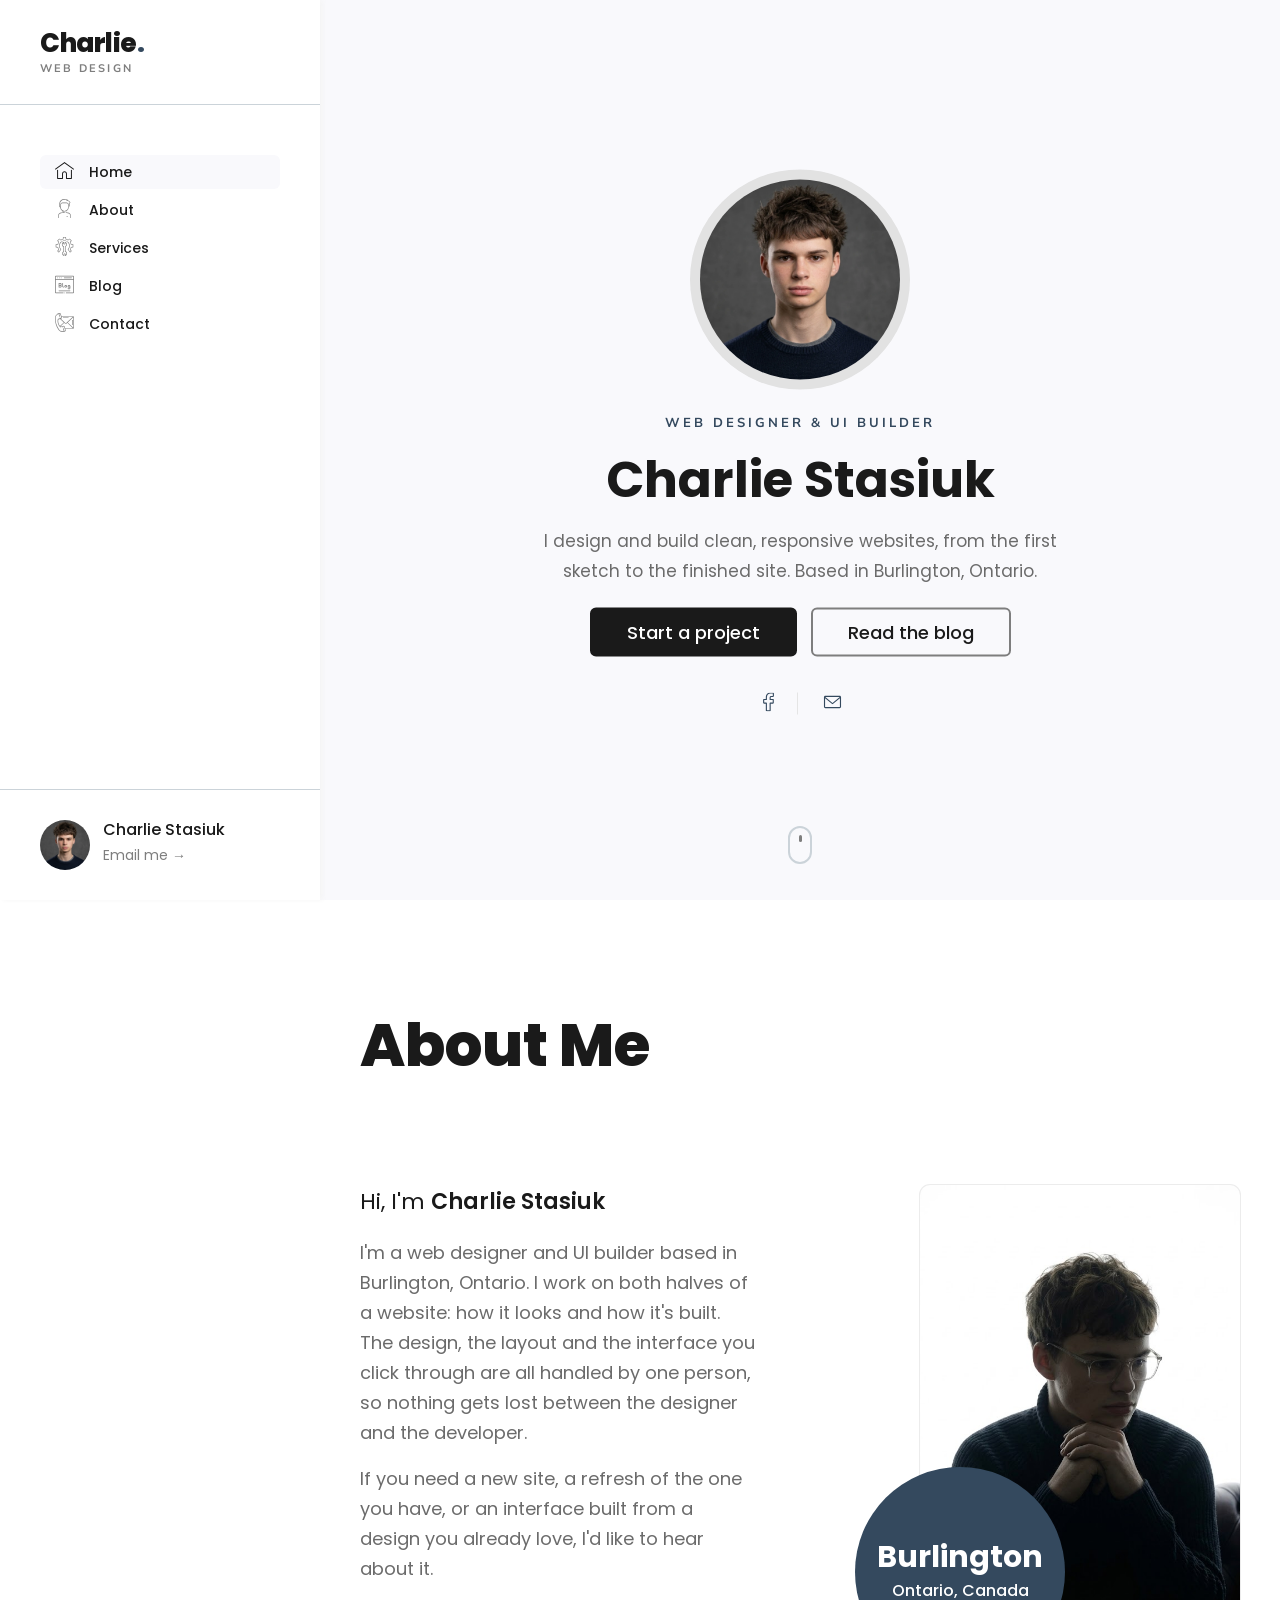
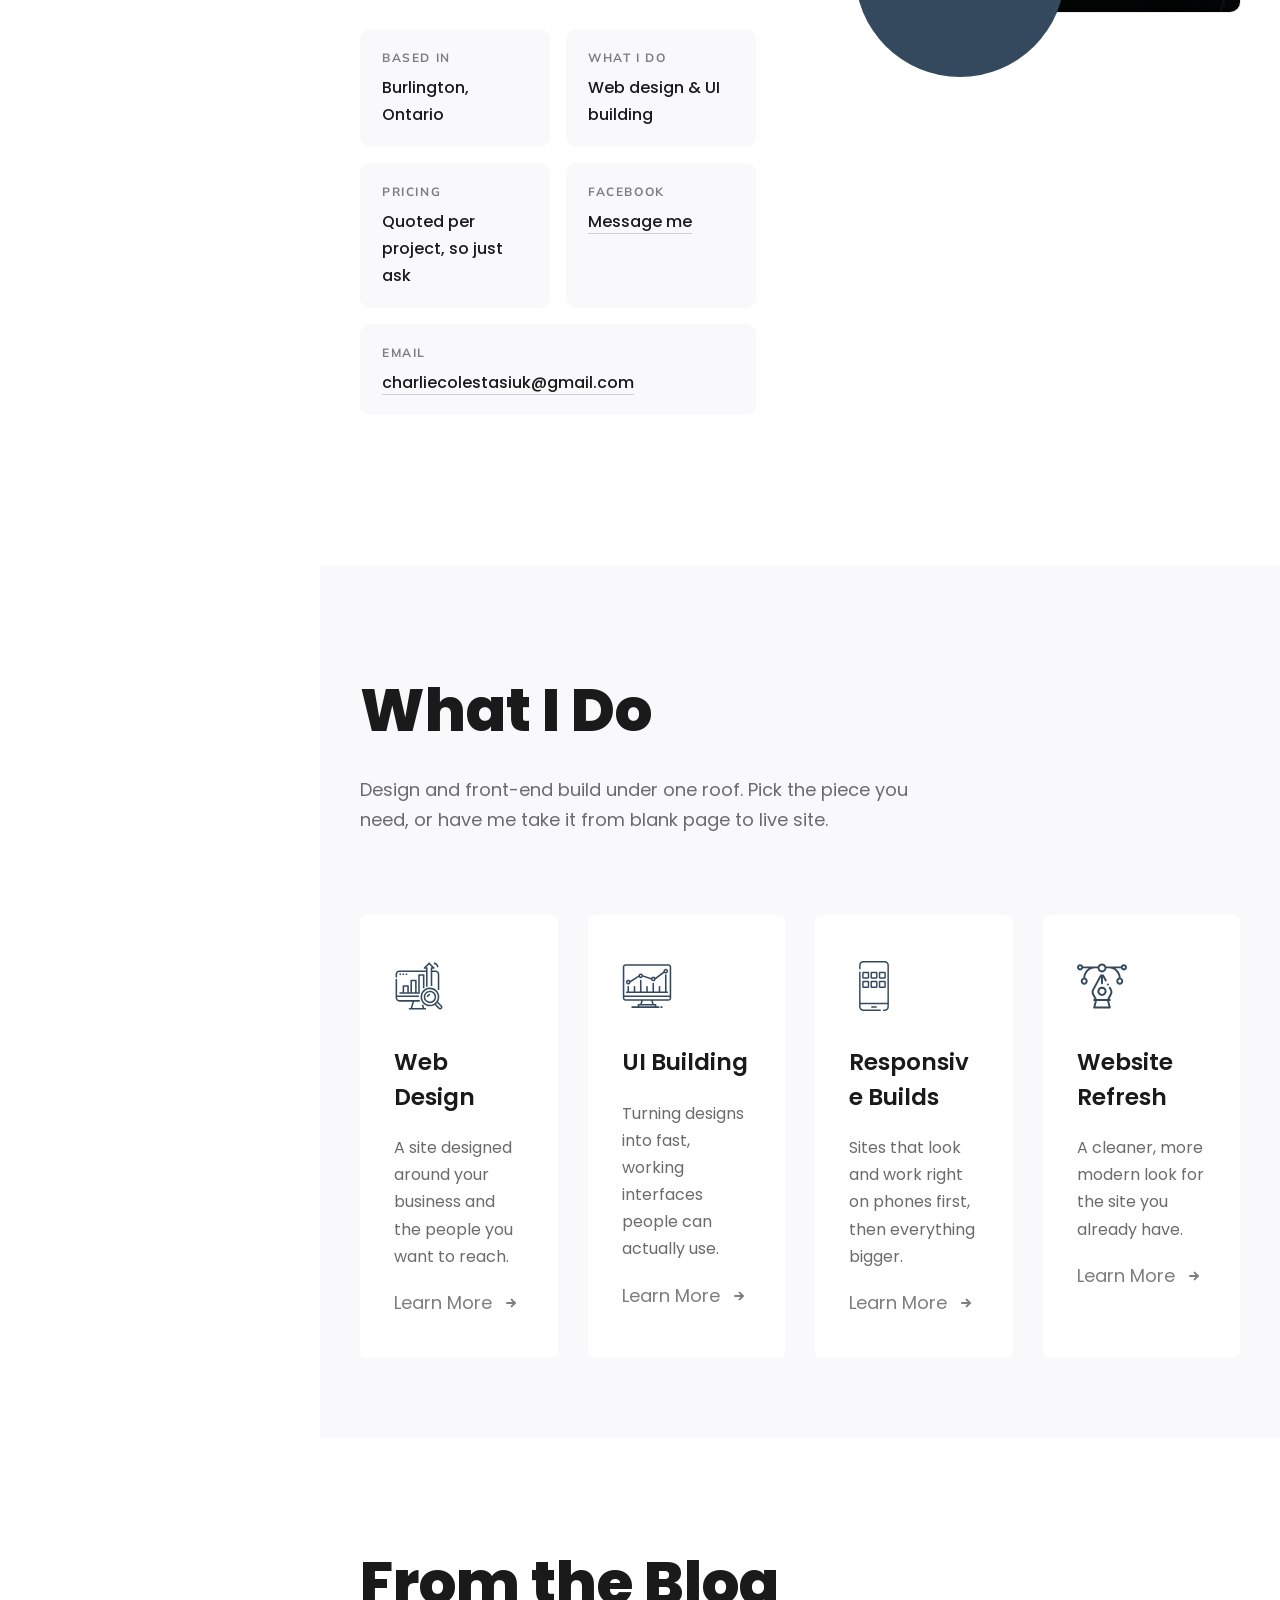
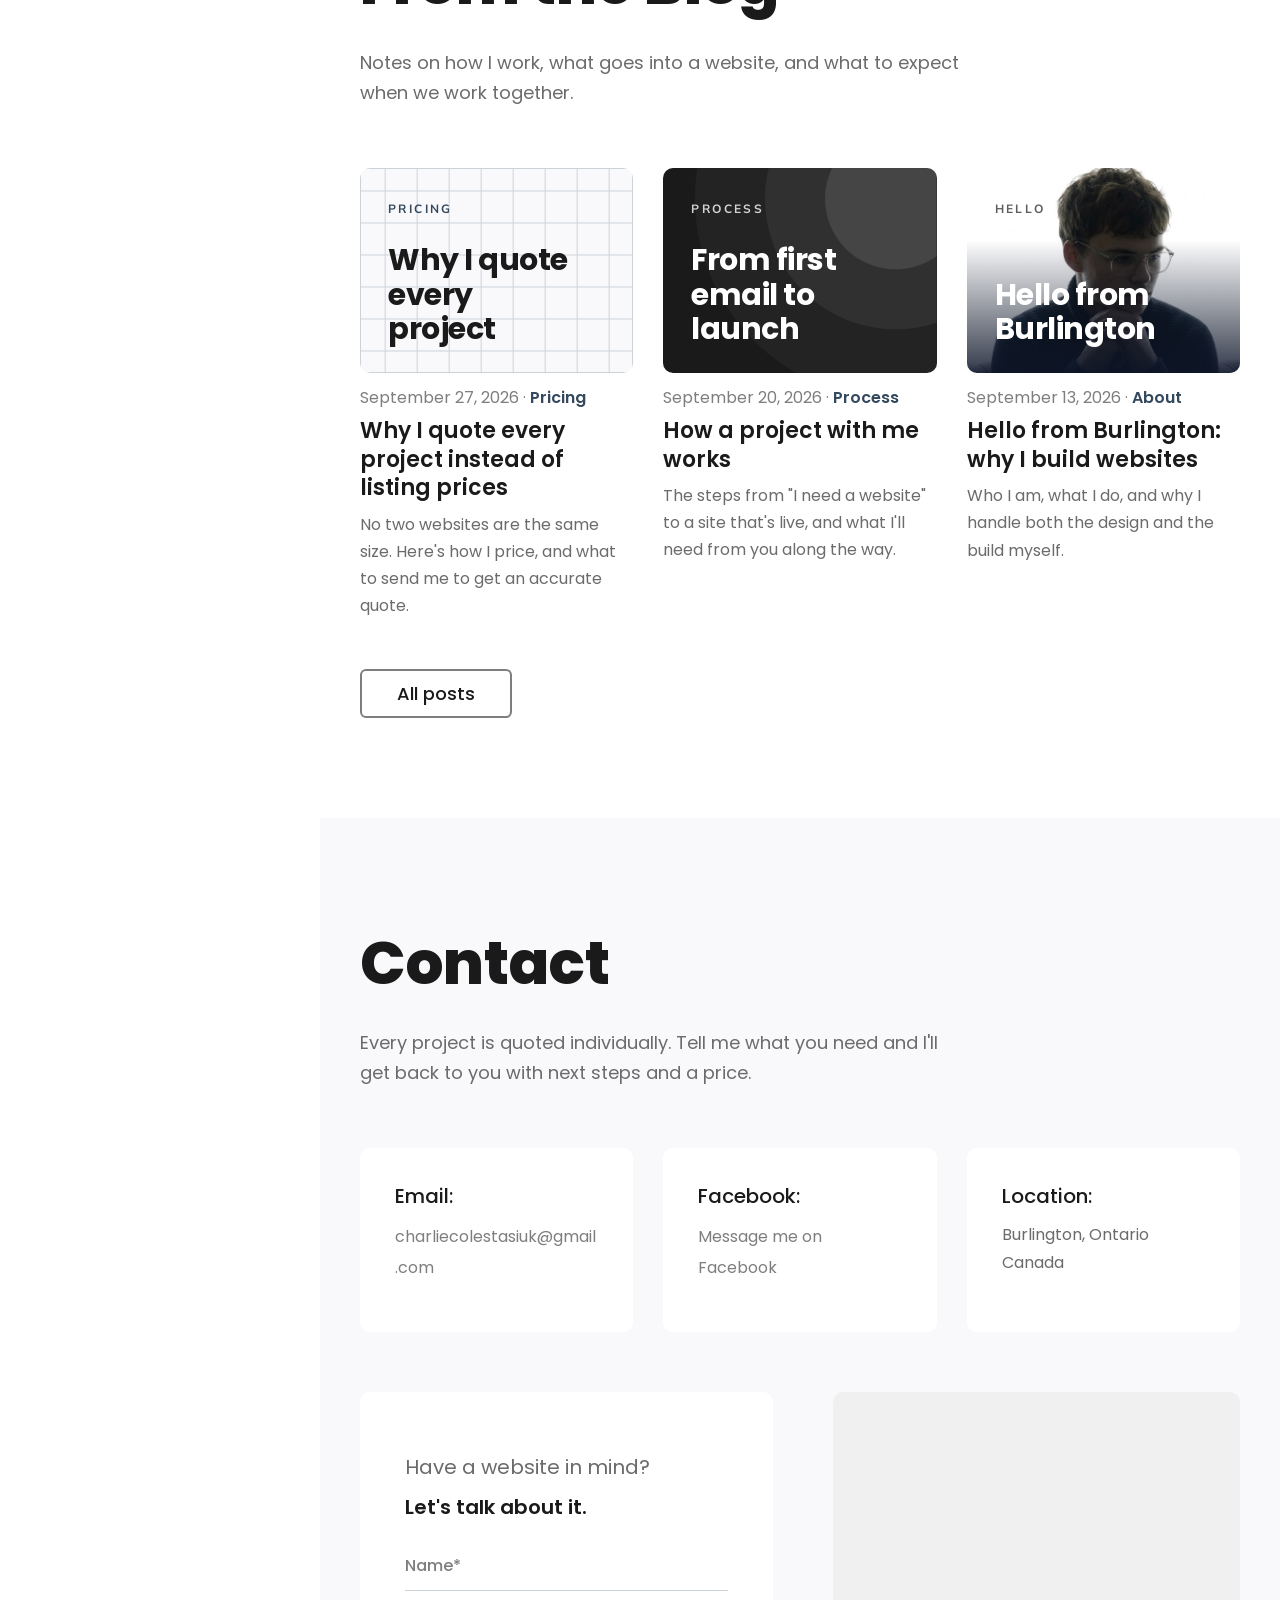
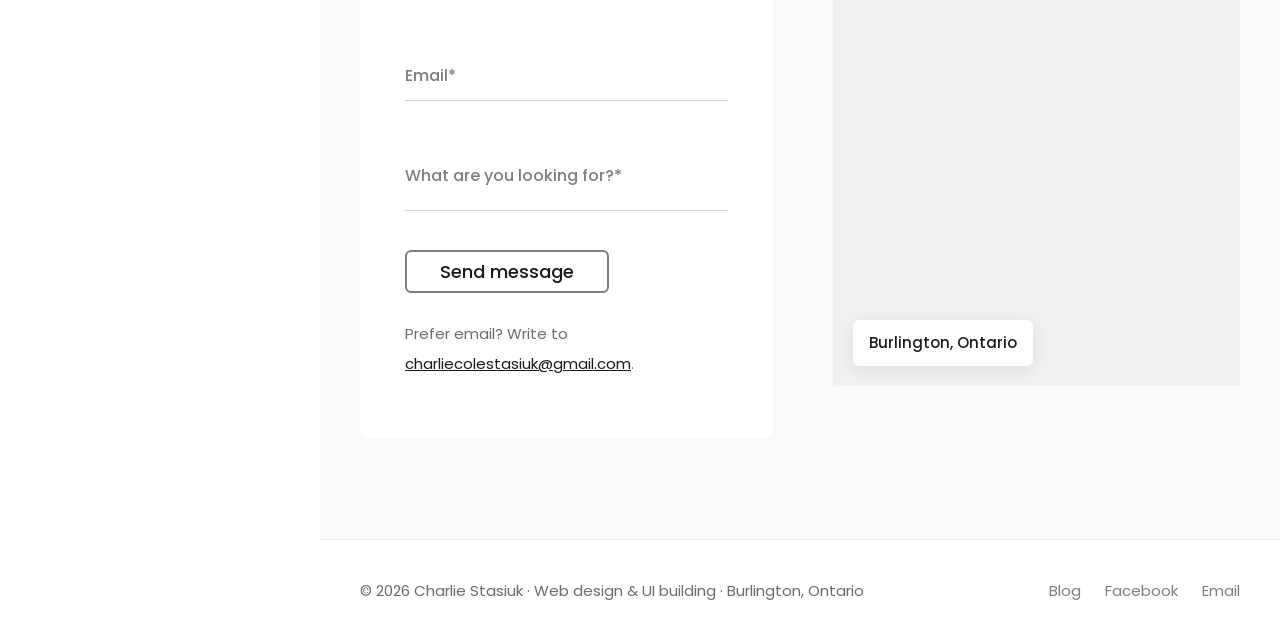
<file: index.html>
<!DOCTYPE html>
<html lang="en-CA">

<head>
<meta charset="utf-8" />
<meta name="viewport" content="width=device-width, initial-scale=1" />

<title>Charlie Stasiuk | Web Designer &amp; UI Builder in Burlington, Ontario</title>
<meta name="description" content="Charlie Stasiuk is a web designer and UI builder based in Burlington, Ontario. Clean, responsive websites. Contact for a quote." />
<meta name="author" content="Charlie Stasiuk" />

<meta property="og:type" content="website" />
<meta property="og:title" content="Charlie Stasiuk | Web Designer &amp; UI Builder" />
<meta property="og:description" content="Web designer and UI builder based in Burlington, Ontario." />
<meta property="og:image" content="img/me/headshot.webp" />

<link rel="icon" type="image/svg+xml" href="favicon.svg" />

<!-- STYLES -->
<link rel="preconnect" href="https://fonts.googleapis.com" />
<link rel="preconnect" href="https://fonts.gstatic.com" crossorigin />
<link href="https://fonts.googleapis.com/css2?family=Mulish:wght@400;500;600;700;800&family=Poppins:ital,wght@0,300;0,400;0,500;0,600;0,700;0,800;1,400&display=swap" rel="stylesheet">
<link rel="stylesheet" href="css/plugins.css" />
<link rel="stylesheet" href="css/style.css" />
<link rel="stylesheet" href="css/custom.css" />
<!-- /STYLES -->

<script type="application/ld+json">
{
	"@context": "https://schema.org",
	"@type": "ProfessionalService",
	"name": "Charlie Stasiuk – Web Design",
	"description": "Web design and UI building.",
	"founder": { "@type": "Person", "name": "Charlie Stasiuk", "jobTitle": "Web Designer & UI Builder" },
	"email": "charliecolestasiuk@gmail.com",
	"address": { "@type": "PostalAddress", "addressLocality": "Burlington", "addressRegion": "ON", "addressCountry": "CA" },
	"sameAs": ["https://www.facebook.com/profile.php?id=100081134783198"]
}
</script>
</head>

<body>

	<!-- PRELOADER -->
	<div id="preloader">
		<div class="loader_line"></div>
	</div>
	<!-- /PRELOADER -->

<!-- WRAPPER ALL -->
<div class="edina_tm_all_wrap">

	<!-- MODALBOX -->
	<div class="edina_tm_modalbox" role="dialog" aria-modal="true" aria-label="Service details">
		<div class="box_inner">
			<div class="close">
				<a href="#" aria-label="Close"><img class="svg" src="img/svg/cancel.svg" alt="" /></a>
			</div>
			<div class="description_wrap"></div>
		</div>
	</div>
	<!-- /MODALBOX -->

	<!-- MOBILE MENU -->
	<div class="edina_tm_mobile_menu">
		<div class="mobile_menu_inner">
			<div class="container">
				<div class="mobile_in">
					<div class="logo">
						<a class="wordmark" href="#home"><span>Charlie<span class="dot">.</span></span></a>
					</div>
					<div class="my_trigger">
						<div class="hamburger hamburger--collapse-r" role="button" aria-label="Open menu" tabindex="0">
							<div class="hamburger-box">
								<div class="hamburger-inner"></div>
							</div>
						</div>
					</div>
				</div>
			</div>
		</div>
		<div class="dropdown">
			<div class="container">
				<div class="dropdown_inner">
					<ul class="anchor_nav">
						<li><a href="#home">Home</a></li>
						<li><a href="#about">About</a></li>
						<li><a href="#service">Services</a></li>
						<li><a href="#blog">Blog</a></li>
						<li><a href="#contact">Contact</a></li>
					</ul>
				</div>
			</div>
		</div>
	</div>
	<!-- /MOBILE MENU -->

	<!-- SIDEBAR -->
	<div class="edina_tm_sidebar">
		<div class="sidebar_inner">
			<div class="logo">
				<a class="wordmark" href="#home"><span>Charlie<span class="dot">.</span></span><small>Web Design</small></a>
			</div>
			<nav class="menu" aria-label="Main">
				<ul class="anchor_nav">
					<li>
						<div class="list_inner current">
							<a href="#home"><img class="svg custom" src="img/svg/home.svg" alt="" />Home</a>
						</div>
					</li>
					<li>
						<div class="list_inner">
							<a href="#about"><img class="svg custom" src="img/svg/human.svg" alt="" />About</a>
						</div>
					</li>
					<li>
						<div class="list_inner">
							<a href="#service"><img class="svg custom" src="img/svg/service.svg" alt="" />Services</a>
						</div>
					</li>
					<li>
						<div class="list_inner">
							<a href="#blog"><img class="svg custom" src="img/svg/blog.svg" alt="" />Blog</a>
						</div>
					</li>
					<li>
						<div class="list_inner">
							<a href="#contact"><img class="svg custom" src="img/svg/contact.svg" alt="" />Contact</a>
						</div>
					</li>
				</ul>
			</nav>
			<div class="author">
				<div class="inner">
					<div class="image">
						<div class="main" data-img-url="img/me/headshot.webp"></div>
					</div>
					<div class="short">
						<h3>Charlie Stasiuk</h3>
						<a href="mailto:charliecolestasiuk@gmail.com">Email me →</a>
					</div>
				</div>
			</div>
		</div>
	</div>
	<!-- /SIDEBAR -->

	<!-- MAINPART -->
	<main class="edina_tm_mainpart">

		<!-- HERO -->
		<section class="edina_tm_hero" id="home">
			<div class="content">
				<div class="image">
					<div class="main" data-img-url="img/me/headshot.webp" role="img" aria-label="Portrait of Charlie Stasiuk"></div>
				</div>
				<div class="extra">
					<span class="role">Web Designer &amp; UI Builder</span>
					<h1 class="name">Charlie Stasiuk</h1>
					<p class="text">I design and build clean, responsive websites, from the first sketch to the finished site. Based in Burlington, Ontario.</p>
					<div class="hero_buttons">
						<div class="edina_tm_button solid"><a href="#contact">Start a project</a></div>
						<div class="edina_tm_button"><a href="#blog">Read the blog</a></div>
					</div>
					<div class="social">
						<ul>
							<li><a href="https://www.facebook.com/profile.php?id=100081134783198" target="_blank" rel="noopener" aria-label="Charlie on Facebook"><img class="svg custom" src="img/svg/social/fb.svg" alt="" /></a></li>
							<li><a href="mailto:charliecolestasiuk@gmail.com" aria-label="Email Charlie"><img class="svg custom" src="img/svg/social/mail.svg" alt="" /></a></li>
						</ul>
					</div>
				</div>
			</div>
			<a class="scroll_hint" href="#about" aria-label="Scroll to About"></a>
		</section>
		<!-- /HERO -->

		<!-- ABOUT -->
		<section class="edina_tm_about" id="about">
			<div class="container">
				<div class="about_title">
					<h3>About Me</h3>
				</div>
				<div class="content">
					<div class="leftpart wow fadeInLeft" data-wow-duration="1s">
						<div class="info">
							<h3>Hi, I'm <span>Charlie Stasiuk</span></h3>
							<p>I'm a web designer and UI builder based in Burlington, Ontario. I work on both halves of a website: how it looks and how it's built. The design, the layout and the interface you click through are all handled by one person, so nothing gets lost between the designer and the developer.</p>
							<p>If you need a new site, a refresh of the one you have, or an interface built from a design you already love, I'd like to hear about it.</p>
						</div>
						<ul class="facts">
							<li><span class="label">Based in</span><span class="value">Burlington, Ontario</span></li>
							<li><span class="label">What I do</span><span class="value">Web design &amp; UI building</span></li>
							<li><span class="label">Pricing</span><span class="value">Quoted per project, so just ask</span></li>
							<li><span class="label">Facebook</span><span class="value"><a href="https://www.facebook.com/profile.php?id=100081134783198" target="_blank" rel="noopener">Message me</a></span></li>
							<li class="wide"><span class="label">Email</span><span class="value"><a href="mailto:charliecolestasiuk@gmail.com">charliecolestasiuk@gmail.com</a></span></li>
						</ul>
					</div>
					<div class="rightpart wow fadeInLeft" data-wow-duration="1s" data-wow-delay="0.2s">
						<div class="image">
							<div class="main" data-img-url="img/me/hero.png" role="img" aria-label="Charlie Stasiuk seated, backlit against a bright window"></div>
							<div class="experience">
								<div class="info">
									<h3>Burlington</h3>
									<span>Ontario, Canada</span>
								</div>
							</div>
						</div>
					</div>
				</div>
			</div>
		</section>
		<!-- /ABOUT -->

		<!-- SERVICES -->
		<section class="edina_tm_services" id="service">
			<div class="container">
				<div class="edina_tm_title">
					<h3>What I Do</h3>
					<p>Design and front-end build under one roof. Pick the piece you need, or have me take it from blank page to live site.</p>
				</div>
				<div class="service_list">
					<ul>
						<li class="wow fadeInLeft" data-wow-duration="1s">
							<div class="list_inner">
								<img class="svg custom" src="img/svg/1.svg" alt="" />
								<div class="service_title"><h3>Web Design</h3></div>
								<p class="service_blurb">A site designed around your business and the people you want to reach.</p>
								<a class="learn_more" href="#">Learn More<span></span></a>
								<a class="edina_tm_full_link" href="#" aria-label="Learn more about Web Design"></a>
								<div class="popup_informations">
									<div class="description">
										<h3>Web Design</h3>
										<p>Every site starts with a conversation about what it needs to do. Maybe it's getting people to call you, showing off your work, or explaining what you offer. The design follows from that answer, not from a template.</p>
										<h3>What's included</h3>
										<div class="in_list">
											<ul>
												<li><p>Page structure and navigation planned around your content</p></li>
												<li><p>Layout, typography and colour that fit your brand</p></li>
												<li><p>Designs for phone, tablet and desktop screens</p></li>
												<li><p>Revisions with you before anything gets built</p></li>
											</ul>
										</div>
										<p>Pricing depends on the size and scope of the site. <a href="#contact" class="modal_contact">Get in touch</a> for a quote.</p>
									</div>
								</div>
							</div>
						</li>
						<li class="wow fadeInLeft" data-wow-duration="1s" data-wow-delay="0.2s">
							<div class="list_inner">
								<img class="svg custom" src="img/svg/4.svg" alt="" />
								<div class="service_title"><h3>UI Building</h3></div>
								<p class="service_blurb">Turning designs into fast, working interfaces people can actually use.</p>
								<a class="learn_more" href="#">Learn More<span></span></a>
								<a class="edina_tm_full_link" href="#" aria-label="Learn more about UI Building"></a>
								<div class="popup_informations">
									<div class="description">
										<h3>UI Building</h3>
										<p>A good design only matters if it survives being built. I build interfaces in clean HTML, CSS and JavaScript that match the design closely and respond smoothly on every screen size.</p>
										<h3>What's included</h3>
										<div class="in_list">
											<ul>
												<li><p>Building from my designs or from designs you already have</p></li>
												<li><p>Responsive layouts that adapt to any screen</p></li>
												<li><p>Interactions and animations that feel smooth, not flashy</p></li>
												<li><p>Clean, readable code you or another developer can maintain</p></li>
											</ul>
										</div>
										<p><a href="#contact" class="modal_contact">Tell me about your project</a> and I'll send a quote.</p>
									</div>
								</div>
							</div>
						</li>
						<li class="wow fadeInLeft" data-wow-duration="1s" data-wow-delay="0.4s">
							<div class="list_inner">
								<img class="svg custom" src="img/svg/3.svg" alt="" />
								<div class="service_title"><h3>Responsive Builds</h3></div>
								<p class="service_blurb">Sites that look and work right on phones first, then everything bigger.</p>
								<a class="learn_more" href="#">Learn More<span></span></a>
								<a class="edina_tm_full_link" href="#" aria-label="Learn more about Responsive Builds"></a>
								<div class="popup_informations">
									<div class="description">
										<h3>Responsive Builds</h3>
										<p>Plenty of people will see your site on a phone before they ever see it on a laptop. I design and build with small screens in mind from the start, so the mobile version isn't a squeezed-down afterthought.</p>
										<h3>What's included</h3>
										<div class="in_list">
											<ul>
												<li><p>Layouts that reflow cleanly from phone to widescreen</p></li>
												<li><p>Tap-friendly buttons, menus and forms</p></li>
												<li><p>Images sized so pages stay quick to load</p></li>
												<li><p>Testing across screen sizes before launch</p></li>
											</ul>
										</div>
										<p><a href="#contact" class="modal_contact">Ask about a responsive build</a>.</p>
									</div>
								</div>
							</div>
						</li>
						<li class="wow fadeInLeft" data-wow-duration="1s" data-wow-delay="0.6s">
							<div class="list_inner">
								<img class="svg custom" src="img/svg/2.svg" alt="" />
								<div class="service_title"><h3>Website Refresh</h3></div>
								<p class="service_blurb">A cleaner, more modern look for the site you already have.</p>
								<a class="learn_more" href="#">Learn More<span></span></a>
								<a class="edina_tm_full_link" href="#" aria-label="Learn more about Website Refresh"></a>
								<div class="popup_informations">
									<div class="description">
										<h3>Website Refresh</h3>
										<p>Sometimes a site doesn't need to start over. It needs to look current and be easier to use. A refresh keeps what's working and fixes what isn't.</p>
										<h3>What's included</h3>
										<div class="in_list">
											<ul>
												<li><p>A review of your current site's layout and content</p></li>
												<li><p>An updated visual design that still feels like you</p></li>
												<li><p>Mobile improvements where the old site falls short</p></li>
												<li><p>A rebuild of the pages that need it most</p></li>
											</ul>
										</div>
										<p>Send me a link to your current site and <a href="#contact" class="modal_contact">I'll take a look</a>.</p>
									</div>
								</div>
							</div>
						</li>
					</ul>
				</div>
			</div>
		</section>
		<!-- /SERVICES -->

		<!-- BLOG PREVIEW -->
		<section class="edina_tm_news" id="blog">
			<div class="container">
				<div class="edina_tm_title">
					<h3>From the Blog</h3>
					<p>Notes on how I work, what goes into a website, and what to expect when we work together.</p>
				</div>
				<div class="news_inner wow fadeInLeft" data-wow-duration="1s">
					<ul class="post_grid">
						<li class="post_card">
							<div class="cover_wrap">
								<div class="cover cover--pricing">
									<span class="cover_tag">Pricing</span>
									<span class="cover_title">Why I quote every project</span>
								</div>
							</div>
							<div class="news_details">
								<span class="meta"><time datetime="2026-09-27">September 27, 2026</time> · <span class="cat">Pricing</span></span>
								<h3><a href="blog/why-i-quote-every-project.html">Why I quote every project instead of listing prices</a></h3>
								<p>No two websites are the same size. Here's how I price, and what to send me to get an accurate quote.</p>
							</div>
						</li>
						<li class="post_card">
							<div class="cover_wrap">
								<div class="cover cover--process">
									<span class="cover_tag">Process</span>
									<span class="cover_title">From first email to launch</span>
								</div>
							</div>
							<div class="news_details">
								<span class="meta"><time datetime="2026-09-20">September 20, 2026</time> · <span class="cat">Process</span></span>
								<h3><a href="blog/how-a-project-works.html">How a project with me works</a></h3>
								<p>The steps from "I need a website" to a site that's live, and what I'll need from you along the way.</p>
							</div>
						</li>
						<li class="post_card">
							<div class="cover_wrap">
								<div class="cover cover--photo">
									<span class="cover_tag">Hello</span>
									<span class="cover_title">Hello from Burlington</span>
								</div>
							</div>
							<div class="news_details">
								<span class="meta"><time datetime="2026-09-13">September 13, 2026</time> · <span class="cat">About</span></span>
								<h3><a href="blog/hello-from-burlington.html">Hello from Burlington: why I build websites</a></h3>
								<p>Who I am, what I do, and why I handle both the design and the build myself.</p>
							</div>
						</li>
					</ul>
					<div class="all_posts">
						<div class="edina_tm_button"><a href="blog/index.html">All posts</a></div>
					</div>
				</div>
			</div>
		</section>
		<!-- /BLOG PREVIEW -->

		<!-- CONTACT -->
		<section class="edina_tm_contact" id="contact">
			<div class="container">
				<div class="edina_tm_title">
					<h3>Contact</h3>
					<p>Every project is quoted individually. Tell me what you need and I'll get back to you with next steps and a price.</p>
				</div>
				<div class="extra_info">
					<ul class="wrapper">
						<li class="wow fadeInLeft" data-wow-duration="1s">
							<div class="list_inner">
								<h3>Email:</h3>
								<ul class="in">
									<li><a href="mailto:charliecolestasiuk@gmail.com">charliecolestasiuk@gmail.com</a></li>
								</ul>
							</div>
						</li>
						<li class="wow fadeInLeft" data-wow-duration="1s" data-wow-delay="0.2s">
							<div class="list_inner">
								<h3>Facebook:</h3>
								<ul class="in">
									<li><a href="https://www.facebook.com/profile.php?id=100081134783198" target="_blank" rel="noopener">Message me on Facebook</a></li>
								</ul>
							</div>
						</li>
						<li class="wow fadeInLeft" data-wow-duration="1s" data-wow-delay="0.4s">
							<div class="list_inner">
								<h3>Location:</h3>
								<ul class="in">
									<li><p>Burlington, Ontario<br />Canada</p></li>
								</ul>
							</div>
						</li>
					</ul>
				</div>
				<div class="mainpart">
					<div class="left">
						<div class="title">
							<p>Have a website in mind?<br /><span>Let's talk about it.</span></p>
						</div>
						<div class="fields wow fadeInLeft" data-wow-duration="1s">
							<form name="contact" method="POST" data-netlify="true" netlify-honeypot="bot-field" class="contact_form" id="contact_form" data-email="charliecolestasiuk@gmail.com" autocomplete="on" novalidate>
								<input type="hidden" name="form-name" value="contact" />
								<div class="returnmessage" role="status" data-success="Thanks! Your message is on its way. I'll get back to you soon."></div>
								<div class="empty_notice" role="alert"><span>Please fill in all required fields.</span></div>
								<p class="honey"><label>Leave this empty: <input name="bot-field" tabindex="-1" autocomplete="off" /></label></p>
								<div class="first_row">
									<label for="name" class="visually_hidden">Name</label>
									<input id="name" name="name" type="text" placeholder="Name*" autocomplete="name" required />
								</div>
								<div class="second">
									<label for="email" class="visually_hidden">Email</label>
									<input id="email" name="email" type="email" placeholder="Email*" autocomplete="email" required />
								</div>
								<div class="third">
									<label for="message" class="visually_hidden">Message</label>
									<textarea id="message" name="message" placeholder="What are you looking for?*" required></textarea>
								</div>
								<div class="edina_tm_button">
									<button type="submit">Send message</button>
								</div>
							</form>
							<p class="alt_contact">Prefer email? Write to <a href="mailto:charliecolestasiuk@gmail.com">charliecolestasiuk@gmail.com</a>.</p>
						</div>
					</div>
					<div class="right wow fadeInLeft" data-wow-duration="1s">
						<div class="map">
							<iframe title="Map of Burlington, Ontario" loading="lazy" src="https://www.openstreetmap.org/export/embed.html?bbox=-79.93%2C43.28%2C-79.69%2C43.41&amp;layer=mapnik"></iframe>
							<span class="map_label">Burlington, Ontario</span>
						</div>
					</div>
				</div>
			</div>
		</section>
		<!-- /CONTACT -->

		<footer class="site_footer">
			<div class="container">
				<span>© <span class="js-year">2026</span> Charlie Stasiuk · Web design &amp; UI building · Burlington, Ontario</span>
				<ul>
					<li><a href="blog/index.html">Blog</a></li>
					<li><a href="https://www.facebook.com/profile.php?id=100081134783198" target="_blank" rel="noopener">Facebook</a></li>
					<li><a href="mailto:charliecolestasiuk@gmail.com">Email</a></li>
				</ul>
			</div>
		</footer>

	</main>
	<!-- /MAINPART -->

</div>
<!-- / WRAPPER ALL -->

<!-- SCRIPTS -->
<script src="js/jquery.js"></script>
<script src="js/plugins.js"></script>
<script src="js/init.js"></script>
<script>
	document.querySelectorAll('.js-year').forEach(function(el){ el.textContent = new Date().getFullYear(); });
</script>
<!-- /SCRIPTS -->

</body>
</html>
</file>
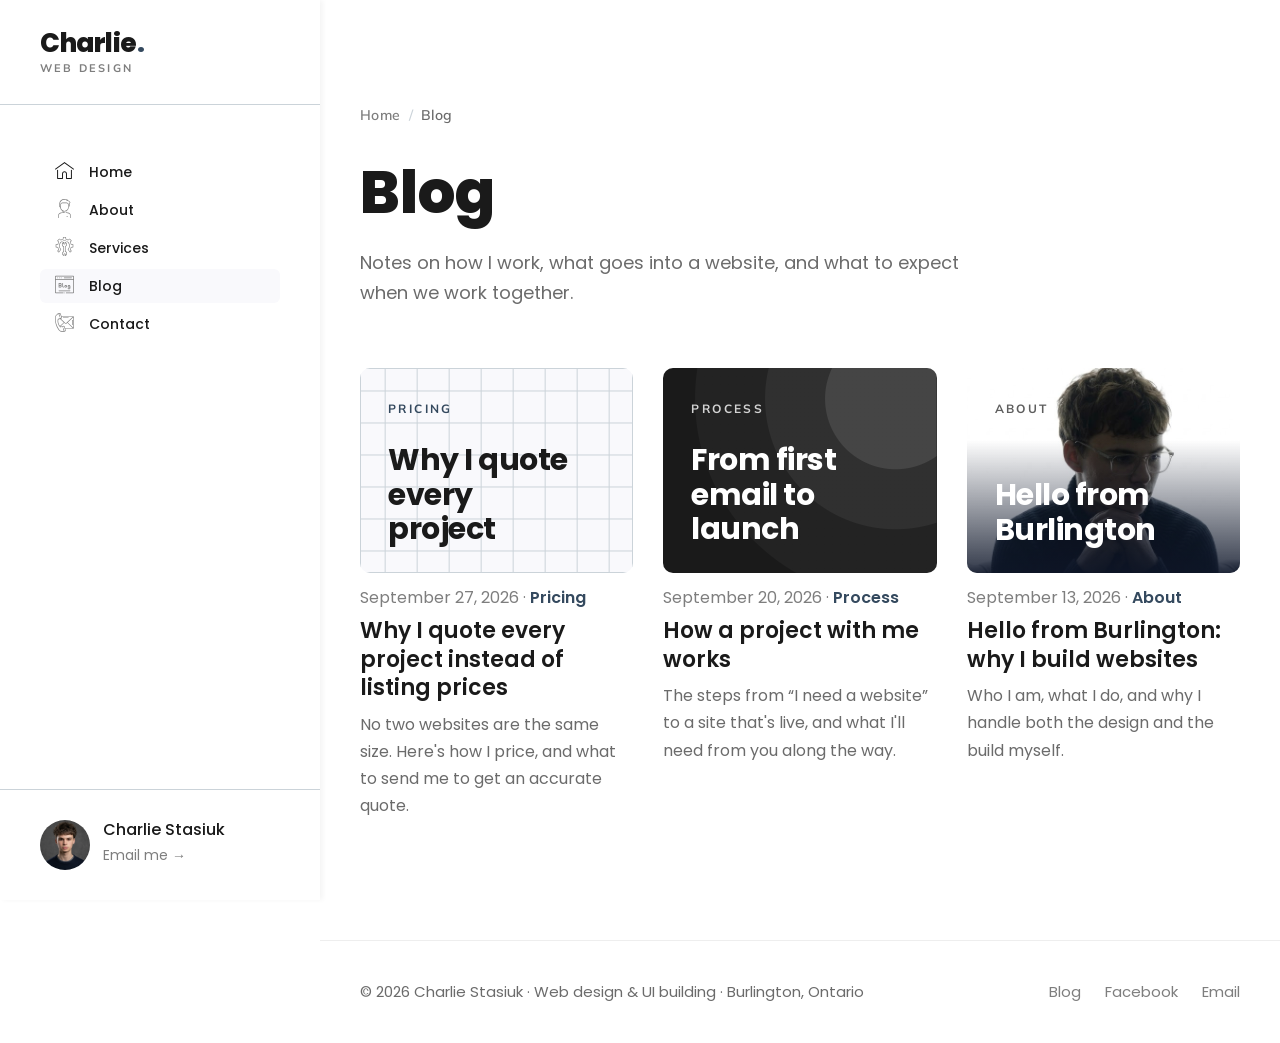
<file: blog/index.html>
<!DOCTYPE html>
<html lang="en-CA">

<head>
<meta charset="utf-8" />
<meta name="viewport" content="width=device-width, initial-scale=1" />

<title>Blog | Charlie Stasiuk, Web Designer in Burlington, Ontario</title>
<meta name="description" content="Notes from Charlie Stasiuk on web design, UI building, and what to expect when you work with a web designer in Burlington, Ontario." />
<meta name="author" content="Charlie Stasiuk" />
<meta property="og:title" content="Blog | Charlie Stasiuk" />
<meta property="og:type" content="website" />

<link rel="icon" type="image/svg+xml" href="../favicon.svg" />

<!-- STYLES -->
<link rel="preconnect" href="https://fonts.googleapis.com" />
<link rel="preconnect" href="https://fonts.gstatic.com" crossorigin />
<link href="https://fonts.googleapis.com/css2?family=Mulish:wght@400;500;600;700;800&family=Poppins:ital,wght@0,300;0,400;0,500;0,600;0,700;0,800;1,400&display=swap" rel="stylesheet">
<link rel="stylesheet" href="../css/plugins.css" />
<link rel="stylesheet" href="../css/style.css" />
<link rel="stylesheet" href="../css/custom.css" />
<!-- /STYLES -->
</head>

<body>

<!-- WRAPPER ALL -->
<div class="edina_tm_all_wrap">

	<!-- MOBILE MENU -->
	<div class="edina_tm_mobile_menu">
		<div class="mobile_menu_inner">
			<div class="container">
				<div class="mobile_in">
					<div class="logo">
						<a class="wordmark" href="../index.html"><span>Charlie<span class="dot">.</span></span></a>
					</div>
					<div class="my_trigger">
						<div class="hamburger hamburger--collapse-r" role="button" aria-label="Open menu" tabindex="0">
							<div class="hamburger-box">
								<div class="hamburger-inner"></div>
							</div>
						</div>
					</div>
				</div>
			</div>
		</div>
		<div class="dropdown">
			<div class="container">
				<div class="dropdown_inner">
					<ul>
						<li><a href="../index.html#home">Home</a></li>
						<li><a href="../index.html#about">About</a></li>
						<li><a href="../index.html#service">Services</a></li>
						<li><a href="index.html">Blog</a></li>
						<li><a href="../index.html#contact">Contact</a></li>
					</ul>
				</div>
			</div>
		</div>
	</div>
	<!-- /MOBILE MENU -->

	<!-- SIDEBAR -->
	<div class="edina_tm_sidebar">
		<div class="sidebar_inner">
			<div class="logo">
				<a class="wordmark" href="../index.html"><span>Charlie<span class="dot">.</span></span><small>Web Design</small></a>
			</div>
			<nav class="menu" aria-label="Main">
				<ul>
					<li>
						<div class="list_inner">
							<a href="../index.html#home"><img class="svg custom" src="../img/svg/home.svg" alt="" />Home</a>
						</div>
					</li>
					<li>
						<div class="list_inner">
							<a href="../index.html#about"><img class="svg custom" src="../img/svg/human.svg" alt="" />About</a>
						</div>
					</li>
					<li>
						<div class="list_inner">
							<a href="../index.html#service"><img class="svg custom" src="../img/svg/service.svg" alt="" />Services</a>
						</div>
					</li>
					<li>
						<div class="list_inner current">
							<a href="index.html" aria-current="page"><img class="svg custom" src="../img/svg/blog.svg" alt="" />Blog</a>
						</div>
					</li>
					<li>
						<div class="list_inner">
							<a href="../index.html#contact"><img class="svg custom" src="../img/svg/contact.svg" alt="" />Contact</a>
						</div>
					</li>
				</ul>
			</nav>
			<div class="author">
				<div class="inner">
					<div class="image">
						<div class="main" data-img-url="../img/me/headshot.webp"></div>
					</div>
					<div class="short">
						<h3>Charlie Stasiuk</h3>
						<a href="mailto:charliecolestasiuk@gmail.com">Email me →</a>
					</div>
				</div>
			</div>
		</div>
	</div>
	<!-- /SIDEBAR -->

	<!-- MAINPART -->
	<main class="edina_tm_mainpart">

		<section class="blog_page edina_tm_news">
			<div class="container">
				<nav class="crumbs" aria-label="Breadcrumb"><a href="../index.html">Home</a><span>/</span>Blog</nav>
				<div class="edina_tm_title">
					<h1>Blog</h1>
					<p>Notes on how I work, what goes into a website, and what to expect when we work together.</p>
				</div>
				<ul class="post_grid">
						<li class="post_card wow fadeInLeft" data-wow-duration="1s">
							<div class="cover_wrap">
								<div class="cover cover--pricing"><span class="cover_tag">Pricing</span><span class="cover_title">Why I quote every project</span></div>
							</div>
							<div class="news_details">
								<span class="meta"><time datetime="2026-09-27">September 27, 2026</time> · <span class="cat">Pricing</span></span>
								<h3><a href="why-i-quote-every-project.html">Why I quote every project instead of listing prices</a></h3>
								<p>No two websites are the same size. Here's how I price, and what to send me to get an accurate quote.</p>
							</div>
						</li>
						<li class="post_card wow fadeInLeft" data-wow-duration="1s" data-wow-delay="0.2s">
							<div class="cover_wrap">
								<div class="cover cover--process"><span class="cover_tag">Process</span><span class="cover_title">From first email to launch</span></div>
							</div>
							<div class="news_details">
								<span class="meta"><time datetime="2026-09-20">September 20, 2026</time> · <span class="cat">Process</span></span>
								<h3><a href="how-a-project-works.html">How a project with me works</a></h3>
								<p>The steps from “I need a website” to a site that's live, and what I'll need from you along the way.</p>
							</div>
						</li>
						<li class="post_card wow fadeInLeft" data-wow-duration="1s" data-wow-delay="0.4s">
							<div class="cover_wrap">
								<div class="cover cover--photo"><span class="cover_tag">About</span><span class="cover_title">Hello from Burlington</span></div>
							</div>
							<div class="news_details">
								<span class="meta"><time datetime="2026-09-13">September 13, 2026</time> · <span class="cat">About</span></span>
								<h3><a href="hello-from-burlington.html">Hello from Burlington: why I build websites</a></h3>
								<p>Who I am, what I do, and why I handle both the design and the build myself.</p>
							</div>
						</li>
				</ul>
			</div>
		</section>

		<footer class="site_footer">
			<div class="container">
				<span>© <span class="js-year">2026</span> Charlie Stasiuk · Web design &amp; UI building · Burlington, Ontario</span>
				<ul>
					<li><a href="index.html">Blog</a></li>
					<li><a href="https://www.facebook.com/profile.php?id=100081134783198" target="_blank" rel="noopener">Facebook</a></li>
					<li><a href="mailto:charliecolestasiuk@gmail.com">Email</a></li>
				</ul>
			</div>
		</footer>

	</main>
	<!-- /MAINPART -->

</div>
<!-- / WRAPPER ALL -->

<!-- SCRIPTS -->
<script src="../js/jquery.js"></script>
<script src="../js/plugins.js"></script>
<script src="../js/init.js"></script>
<script>
	document.querySelectorAll('.js-year').forEach(function(el){ el.textContent = new Date().getFullYear(); });
</script>
<!-- /SCRIPTS -->

</body>
</html>
</file>
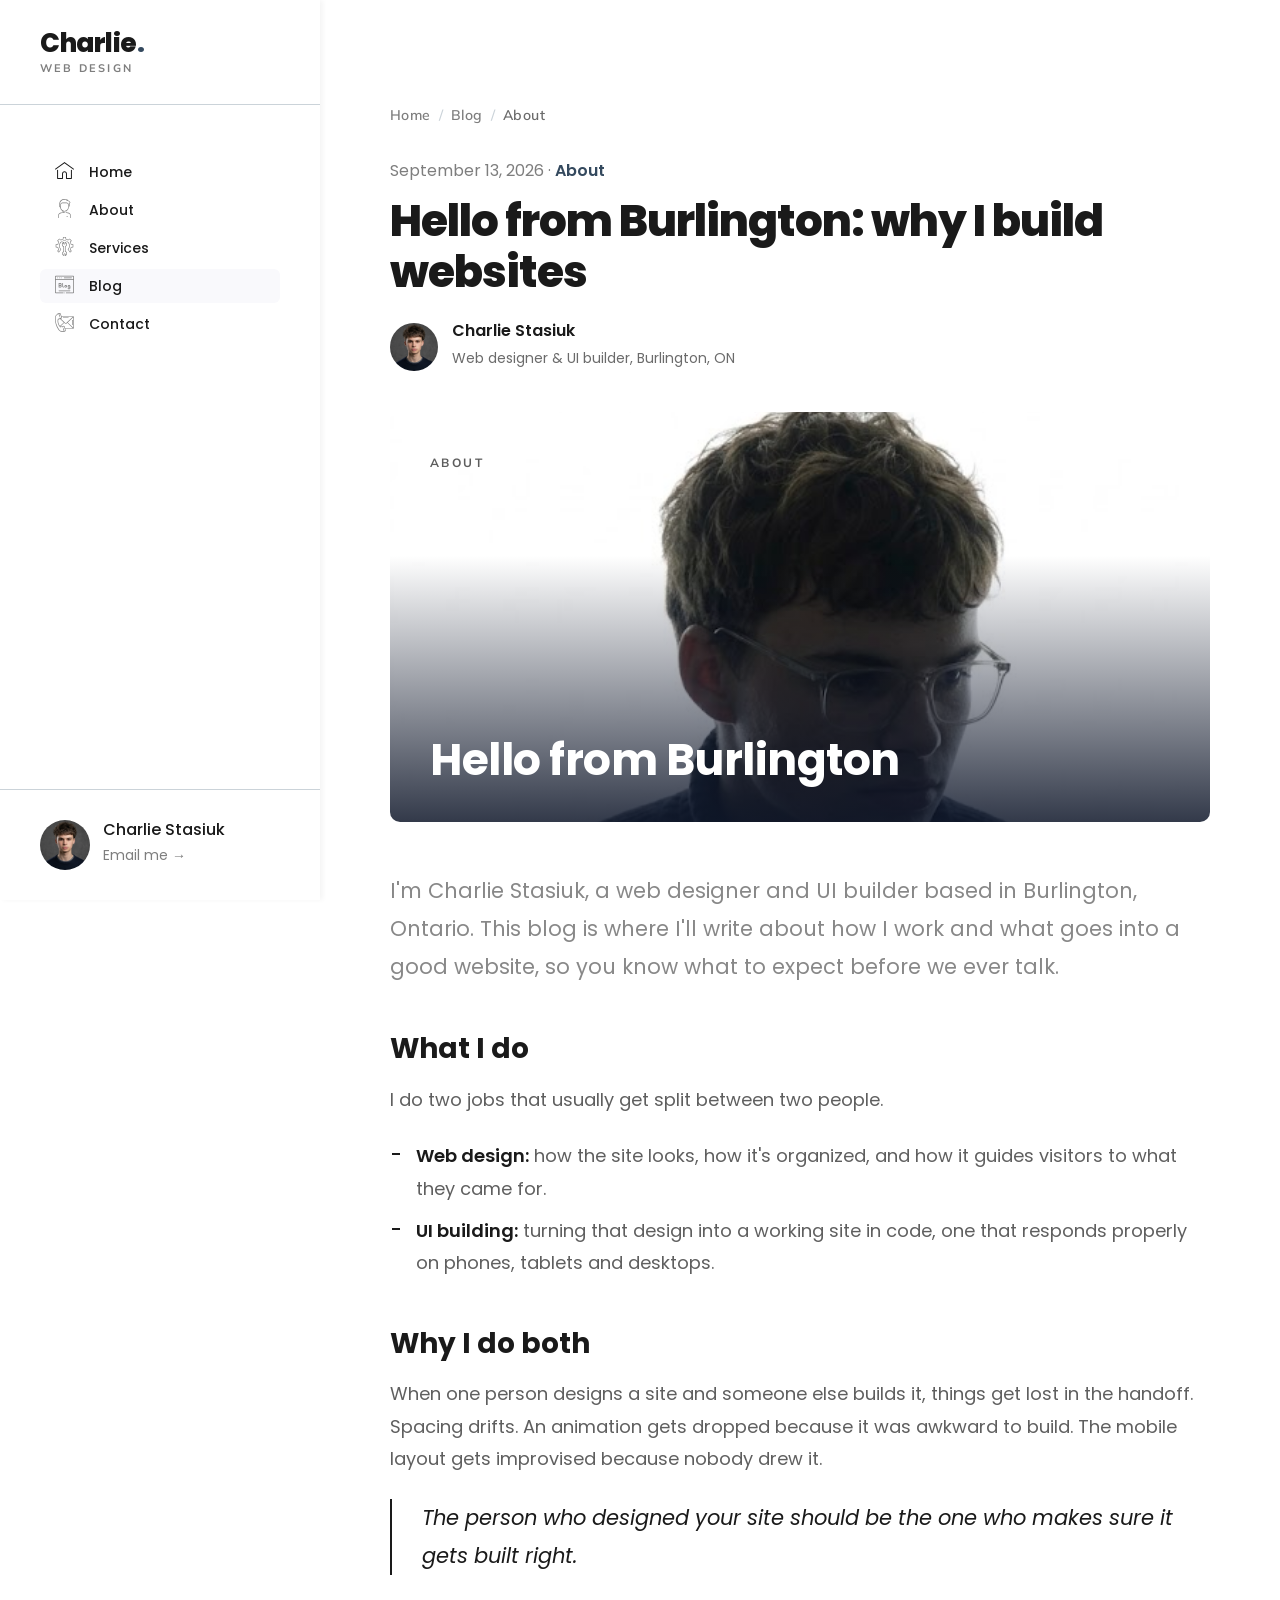
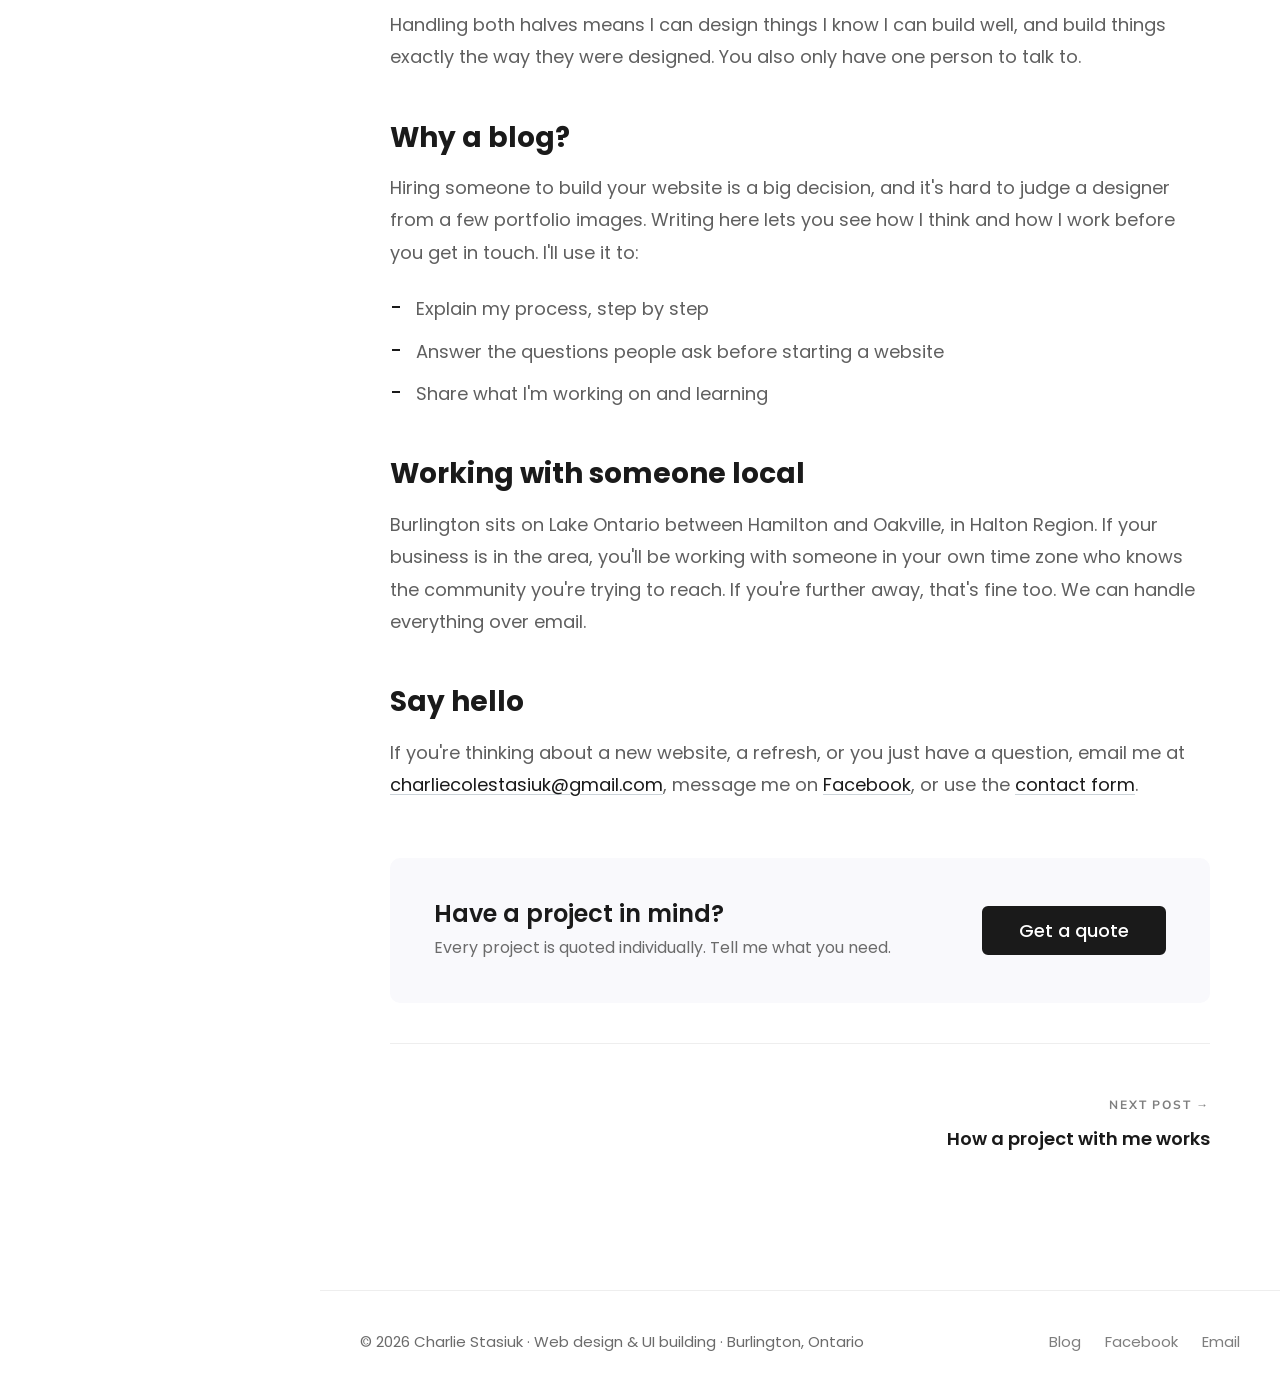
<file: blog/hello-from-burlington.html>
<!DOCTYPE html>
<html lang="en-CA">

<head>
<meta charset="utf-8" />
<meta name="viewport" content="width=device-width, initial-scale=1" />

<title>Hello from Burlington: why I build websites | Charlie Stasiuk</title>
<meta name="description" content="Who I am, what I do, and why I handle both the design and the build myself." />
<meta name="author" content="Charlie Stasiuk" />
<meta property="og:type" content="article" />
<meta property="og:title" content="Hello from Burlington: why I build websites" />
<meta property="og:description" content="Who I am, what I do, and why I handle both the design and the build myself." />
<meta property="article:published_time" content="2026-09-13" />
<meta property="article:author" content="Charlie Stasiuk" />
<script type="application/ld+json">
{"@context":"https://schema.org","@type":"BlogPosting","headline":"Hello from Burlington: why I build websites","datePublished":"2026-09-13","author":{"@type":"Person","name":"Charlie Stasiuk"},"description":"Who I am, what I do, and why I handle both the design and the build myself."}
</script>

<link rel="icon" type="image/svg+xml" href="../favicon.svg" />

<!-- STYLES -->
<link rel="preconnect" href="https://fonts.googleapis.com" />
<link rel="preconnect" href="https://fonts.gstatic.com" crossorigin />
<link href="https://fonts.googleapis.com/css2?family=Mulish:wght@400;500;600;700;800&family=Poppins:ital,wght@0,300;0,400;0,500;0,600;0,700;0,800;1,400&display=swap" rel="stylesheet">
<link rel="stylesheet" href="../css/plugins.css" />
<link rel="stylesheet" href="../css/style.css" />
<link rel="stylesheet" href="../css/custom.css" />
<!-- /STYLES -->
</head>

<body>
	<div class="read_progress" aria-hidden="true"></div>
<!-- WRAPPER ALL -->
<div class="edina_tm_all_wrap">

	<!-- MOBILE MENU -->
	<div class="edina_tm_mobile_menu">
		<div class="mobile_menu_inner">
			<div class="container">
				<div class="mobile_in">
					<div class="logo">
						<a class="wordmark" href="../index.html"><span>Charlie<span class="dot">.</span></span></a>
					</div>
					<div class="my_trigger">
						<div class="hamburger hamburger--collapse-r" role="button" aria-label="Open menu" tabindex="0">
							<div class="hamburger-box">
								<div class="hamburger-inner"></div>
							</div>
						</div>
					</div>
				</div>
			</div>
		</div>
		<div class="dropdown">
			<div class="container">
				<div class="dropdown_inner">
					<ul>
						<li><a href="../index.html#home">Home</a></li>
						<li><a href="../index.html#about">About</a></li>
						<li><a href="../index.html#service">Services</a></li>
						<li><a href="index.html">Blog</a></li>
						<li><a href="../index.html#contact">Contact</a></li>
					</ul>
				</div>
			</div>
		</div>
	</div>
	<!-- /MOBILE MENU -->

	<!-- SIDEBAR -->
	<div class="edina_tm_sidebar">
		<div class="sidebar_inner">
			<div class="logo">
				<a class="wordmark" href="../index.html"><span>Charlie<span class="dot">.</span></span><small>Web Design</small></a>
			</div>
			<nav class="menu" aria-label="Main">
				<ul>
					<li>
						<div class="list_inner">
							<a href="../index.html#home"><img class="svg custom" src="../img/svg/home.svg" alt="" />Home</a>
						</div>
					</li>
					<li>
						<div class="list_inner">
							<a href="../index.html#about"><img class="svg custom" src="../img/svg/human.svg" alt="" />About</a>
						</div>
					</li>
					<li>
						<div class="list_inner">
							<a href="../index.html#service"><img class="svg custom" src="../img/svg/service.svg" alt="" />Services</a>
						</div>
					</li>
					<li>
						<div class="list_inner current">
							<a href="index.html" aria-current="page"><img class="svg custom" src="../img/svg/blog.svg" alt="" />Blog</a>
						</div>
					</li>
					<li>
						<div class="list_inner">
							<a href="../index.html#contact"><img class="svg custom" src="../img/svg/contact.svg" alt="" />Contact</a>
						</div>
					</li>
				</ul>
			</nav>
			<div class="author">
				<div class="inner">
					<div class="image">
						<div class="main" data-img-url="../img/me/headshot.webp"></div>
					</div>
					<div class="short">
						<h3>Charlie Stasiuk</h3>
						<a href="mailto:charliecolestasiuk@gmail.com">Email me →</a>
					</div>
				</div>
			</div>
		</div>
	</div>
	<!-- /SIDEBAR -->

	<!-- MAINPART -->
	<main class="edina_tm_mainpart">

		<article class="blog_page">
			<div class="container">
				<div class="post">
					<nav class="crumbs" aria-label="Breadcrumb"><a href="../index.html">Home</a><span>/</span><a href="index.html">Blog</a><span>/</span>About</nav>
					<header class="post_header">
						<span class="meta"><time datetime="2026-09-13">September 13, 2026</time> · <span class="cat">About</span></span>
						<h1>Hello from Burlington: why I build websites</h1>
						<div class="byline">
							<div class="avatar" role="img" aria-label="Charlie Stasiuk"></div>
							<div><strong>Charlie Stasiuk</strong><span>Web designer &amp; UI builder, Burlington, ON</span></div>
						</div>
					</header>
					<div class="post_cover">
						<div class="cover cover--photo"><span class="cover_tag">About</span><span class="cover_title">Hello from Burlington</span></div>
					</div>
					<div class="post_body">
						<p class="bigger">I'm Charlie Stasiuk, a web designer and UI builder based in Burlington, Ontario. This blog is where I'll write about how I work and what goes into a good website, so you know what to expect before we ever talk.</p>

						<h2>What I do</h2>
						<p>I do two jobs that usually get split between two people.</p>
						<ul>
							<li><strong>Web design:</strong> how the site looks, how it's organized, and how it guides visitors to what they came for.</li>
							<li><strong>UI building:</strong> turning that design into a working site in code, one that responds properly on phones, tablets and desktops.</li>
						</ul>

						<h2>Why I do both</h2>
						<p>When one person designs a site and someone else builds it, things get lost in the handoff. Spacing drifts. An animation gets dropped because it was awkward to build. The mobile layout gets improvised because nobody drew it.</p>
						<div class="quotebox">
							<p>The person who designed your site should be the one who makes sure it gets built right.</p>
						</div>
						<p>Handling both halves means I can design things I know I can build well, and build things exactly the way they were designed. You also only have one person to talk to.</p>

						<h2>Why a blog?</h2>
						<p>Hiring someone to build your website is a big decision, and it's hard to judge a designer from a few portfolio images. Writing here lets you see how I think and how I work before you get in touch. I'll use it to:</p>
						<ul>
							<li>Explain my process, step by step</li>
							<li>Answer the questions people ask before starting a website</li>
							<li>Share what I'm working on and learning</li>
						</ul>

						<h2>Working with someone local</h2>
						<p>Burlington sits on Lake Ontario between Hamilton and Oakville, in Halton Region. If your business is in the area, you'll be working with someone in your own time zone who knows the community you're trying to reach. If you're further away, that's fine too. We can handle everything over email.</p>

						<h2>Say hello</h2>
						<p>If you're thinking about a new website, a refresh, or you just have a question, email me at <a href="mailto:charliecolestasiuk@gmail.com">charliecolestasiuk@gmail.com</a>, message me on <a href="https://www.facebook.com/profile.php?id=100081134783198" target="_blank" rel="noopener">Facebook</a>, or use the <a href="../index.html#contact">contact form</a>.</p>
					</div>
					<aside class="post_cta">
						<div>
							<h3>Have a project in mind?</h3>
							<p>Every project is quoted individually. Tell me what you need.</p>
						</div>
						<div class="edina_tm_button solid"><a href="../index.html#contact">Get a quote</a></div>
					</aside>
					<nav class="post_nav" aria-label="More posts"><span></span><a class="next" href="how-a-project-works.html"><small>Next post →</small><strong>How a project with me works</strong></a></nav>
				</div>
			</div>
		</article>

		<footer class="site_footer">
			<div class="container">
				<span>© <span class="js-year">2026</span> Charlie Stasiuk · Web design &amp; UI building · Burlington, Ontario</span>
				<ul>
					<li><a href="index.html">Blog</a></li>
					<li><a href="https://www.facebook.com/profile.php?id=100081134783198" target="_blank" rel="noopener">Facebook</a></li>
					<li><a href="mailto:charliecolestasiuk@gmail.com">Email</a></li>
				</ul>
			</div>
		</footer>

	</main>
	<!-- /MAINPART -->

</div>
<!-- / WRAPPER ALL -->

<!-- SCRIPTS -->
<script src="../js/jquery.js"></script>
<script src="../js/plugins.js"></script>
<script src="../js/init.js"></script>
<script>
	document.querySelectorAll('.js-year').forEach(function(el){ el.textContent = new Date().getFullYear(); });
</script>
<!-- /SCRIPTS -->

</body>
</html>
</file>
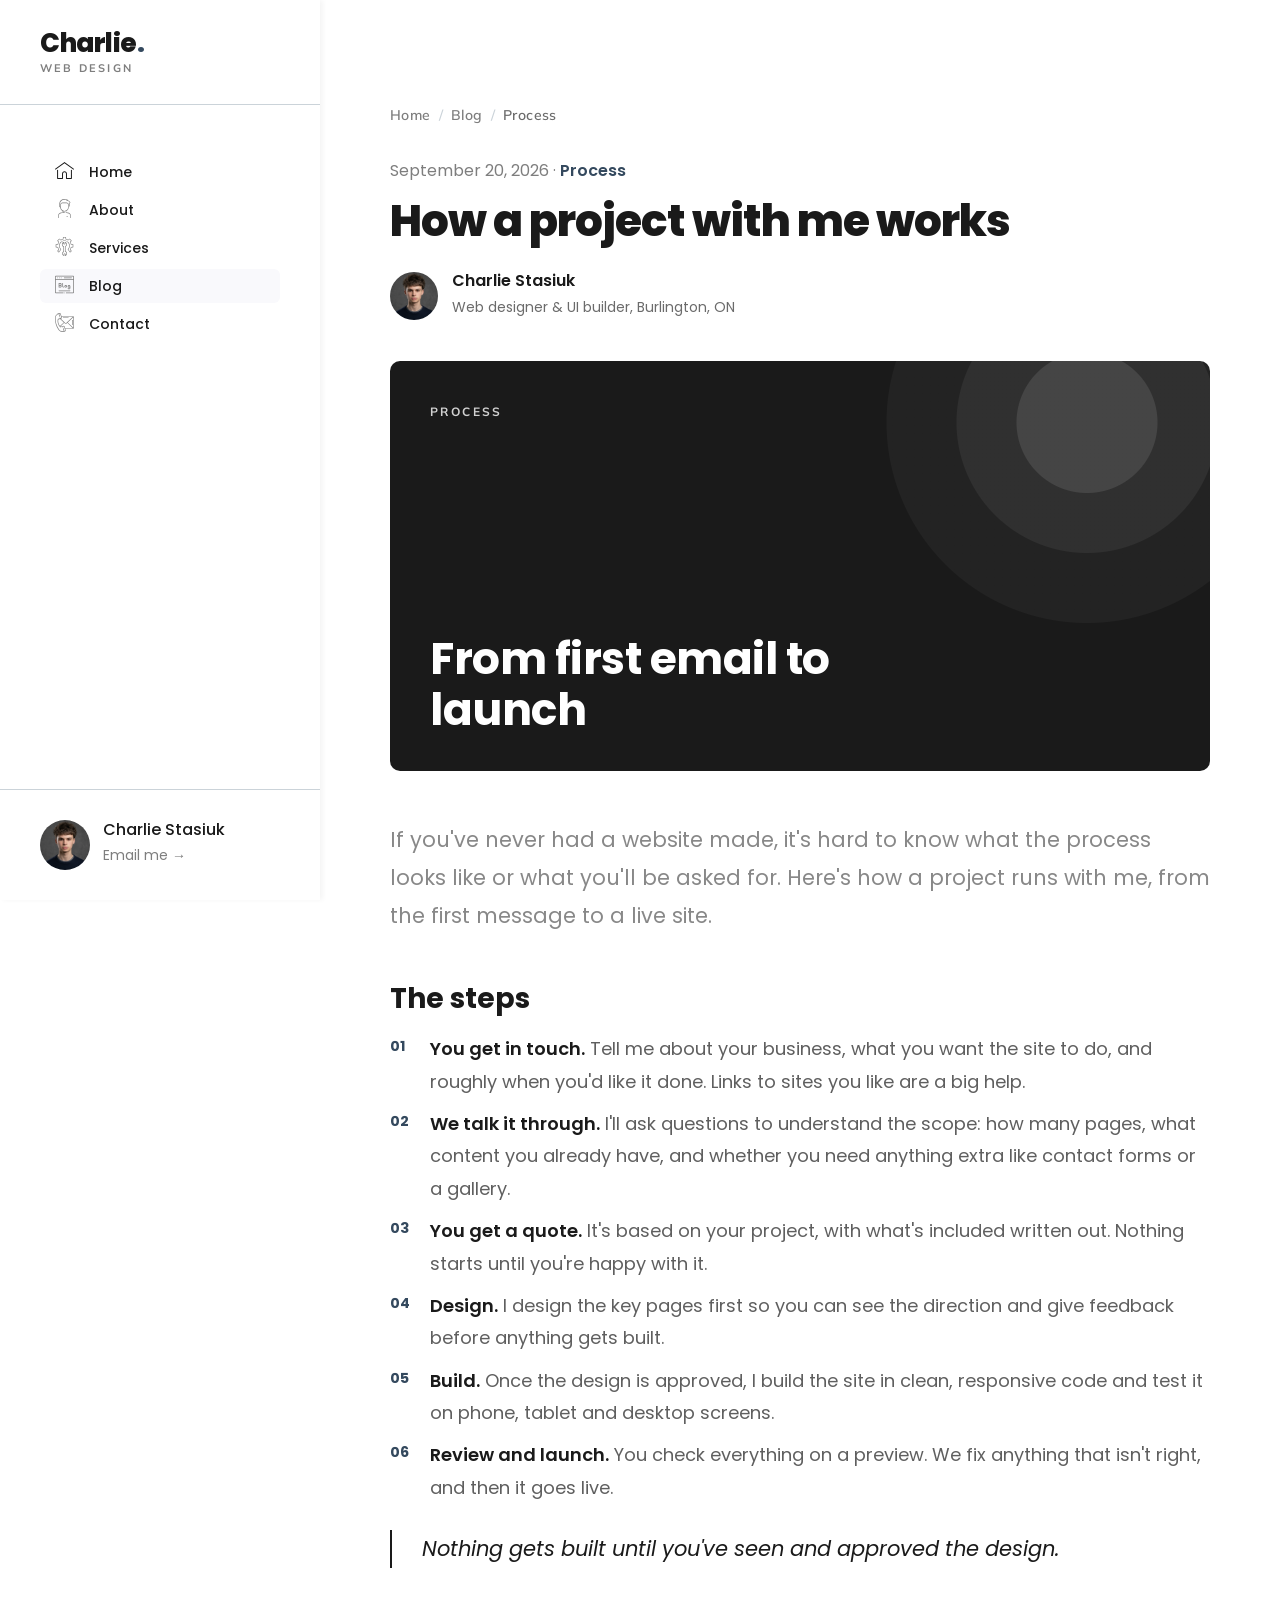
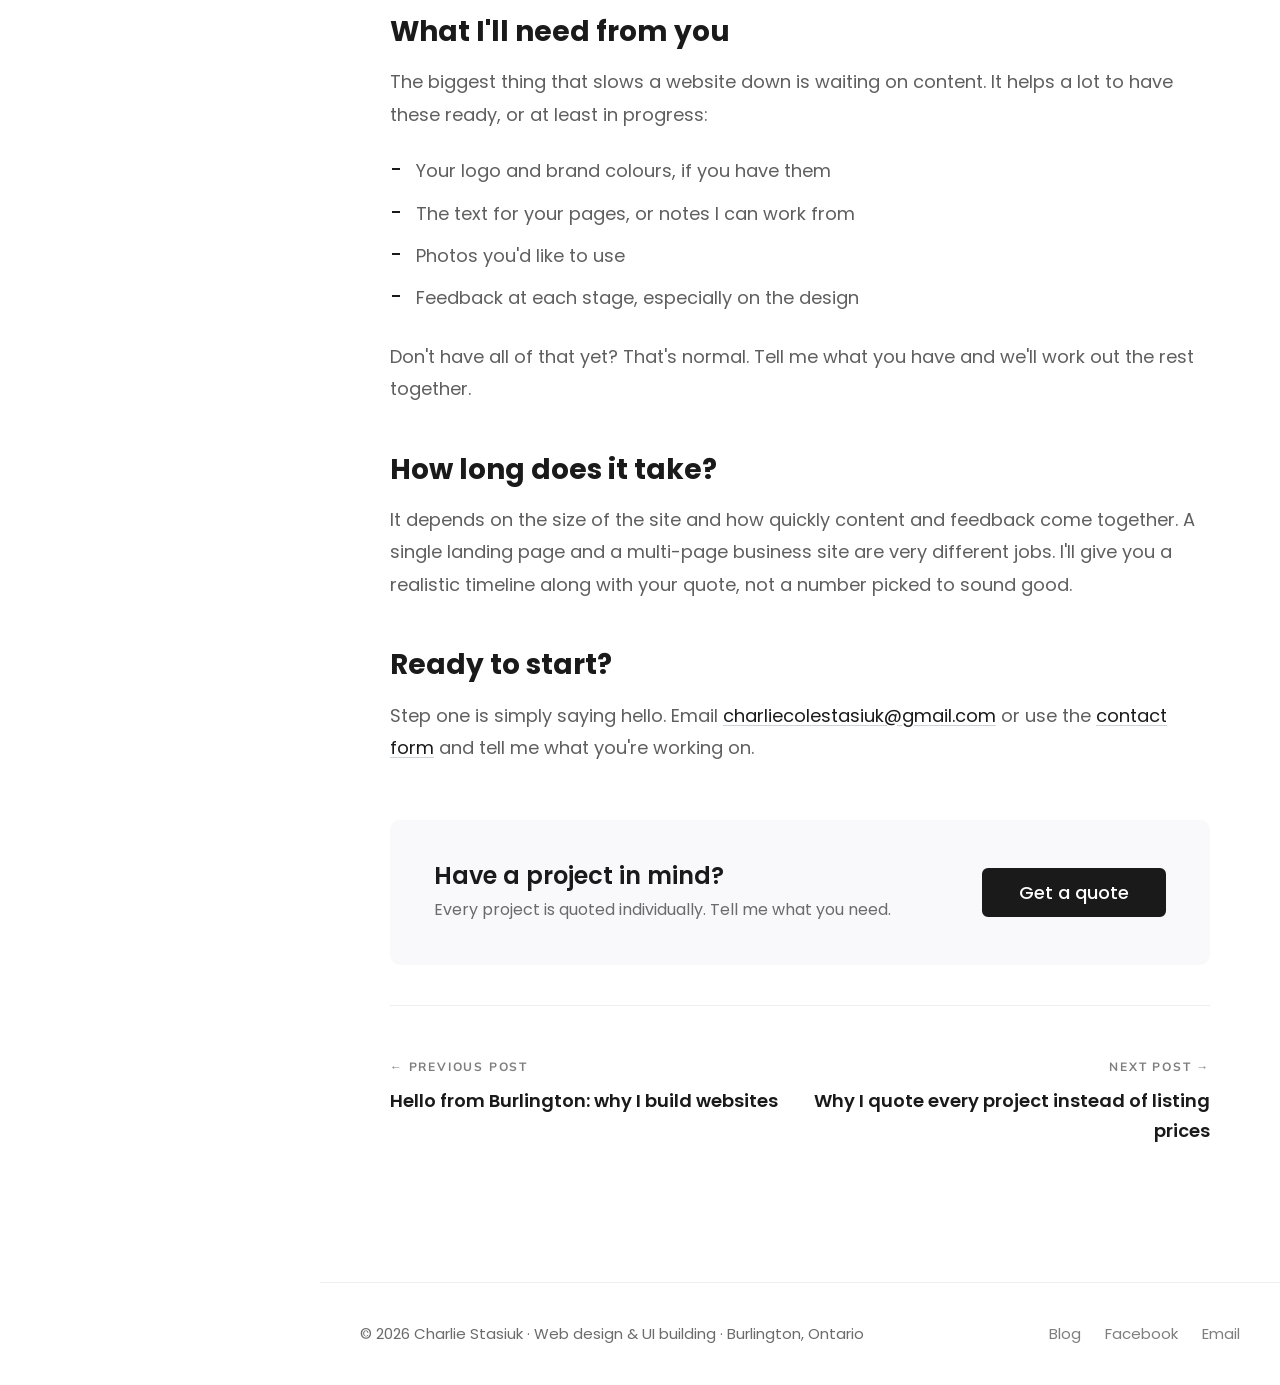
<file: blog/how-a-project-works.html>
<!DOCTYPE html>
<html lang="en-CA">

<head>
<meta charset="utf-8" />
<meta name="viewport" content="width=device-width, initial-scale=1" />

<title>How a project with me works | Charlie Stasiuk</title>
<meta name="description" content="The steps from “I need a website” to a site that&#x27;s live, and what I&#x27;ll need from you along the way." />
<meta name="author" content="Charlie Stasiuk" />
<meta property="og:type" content="article" />
<meta property="og:title" content="How a project with me works" />
<meta property="og:description" content="The steps from “I need a website” to a site that&#x27;s live, and what I&#x27;ll need from you along the way." />
<meta property="article:published_time" content="2026-09-20" />
<meta property="article:author" content="Charlie Stasiuk" />
<script type="application/ld+json">
{"@context":"https://schema.org","@type":"BlogPosting","headline":"How a project with me works","datePublished":"2026-09-20","author":{"@type":"Person","name":"Charlie Stasiuk"},"description":"The steps from \u201cI need a website\u201d to a site that's live, and what I'll need from you along the way."}
</script>

<link rel="icon" type="image/svg+xml" href="../favicon.svg" />

<!-- STYLES -->
<link rel="preconnect" href="https://fonts.googleapis.com" />
<link rel="preconnect" href="https://fonts.gstatic.com" crossorigin />
<link href="https://fonts.googleapis.com/css2?family=Mulish:wght@400;500;600;700;800&family=Poppins:ital,wght@0,300;0,400;0,500;0,600;0,700;0,800;1,400&display=swap" rel="stylesheet">
<link rel="stylesheet" href="../css/plugins.css" />
<link rel="stylesheet" href="../css/style.css" />
<link rel="stylesheet" href="../css/custom.css" />
<!-- /STYLES -->
</head>

<body>
	<div class="read_progress" aria-hidden="true"></div>
<!-- WRAPPER ALL -->
<div class="edina_tm_all_wrap">

	<!-- MOBILE MENU -->
	<div class="edina_tm_mobile_menu">
		<div class="mobile_menu_inner">
			<div class="container">
				<div class="mobile_in">
					<div class="logo">
						<a class="wordmark" href="../index.html"><span>Charlie<span class="dot">.</span></span></a>
					</div>
					<div class="my_trigger">
						<div class="hamburger hamburger--collapse-r" role="button" aria-label="Open menu" tabindex="0">
							<div class="hamburger-box">
								<div class="hamburger-inner"></div>
							</div>
						</div>
					</div>
				</div>
			</div>
		</div>
		<div class="dropdown">
			<div class="container">
				<div class="dropdown_inner">
					<ul>
						<li><a href="../index.html#home">Home</a></li>
						<li><a href="../index.html#about">About</a></li>
						<li><a href="../index.html#service">Services</a></li>
						<li><a href="index.html">Blog</a></li>
						<li><a href="../index.html#contact">Contact</a></li>
					</ul>
				</div>
			</div>
		</div>
	</div>
	<!-- /MOBILE MENU -->

	<!-- SIDEBAR -->
	<div class="edina_tm_sidebar">
		<div class="sidebar_inner">
			<div class="logo">
				<a class="wordmark" href="../index.html"><span>Charlie<span class="dot">.</span></span><small>Web Design</small></a>
			</div>
			<nav class="menu" aria-label="Main">
				<ul>
					<li>
						<div class="list_inner">
							<a href="../index.html#home"><img class="svg custom" src="../img/svg/home.svg" alt="" />Home</a>
						</div>
					</li>
					<li>
						<div class="list_inner">
							<a href="../index.html#about"><img class="svg custom" src="../img/svg/human.svg" alt="" />About</a>
						</div>
					</li>
					<li>
						<div class="list_inner">
							<a href="../index.html#service"><img class="svg custom" src="../img/svg/service.svg" alt="" />Services</a>
						</div>
					</li>
					<li>
						<div class="list_inner current">
							<a href="index.html" aria-current="page"><img class="svg custom" src="../img/svg/blog.svg" alt="" />Blog</a>
						</div>
					</li>
					<li>
						<div class="list_inner">
							<a href="../index.html#contact"><img class="svg custom" src="../img/svg/contact.svg" alt="" />Contact</a>
						</div>
					</li>
				</ul>
			</nav>
			<div class="author">
				<div class="inner">
					<div class="image">
						<div class="main" data-img-url="../img/me/headshot.webp"></div>
					</div>
					<div class="short">
						<h3>Charlie Stasiuk</h3>
						<a href="mailto:charliecolestasiuk@gmail.com">Email me →</a>
					</div>
				</div>
			</div>
		</div>
	</div>
	<!-- /SIDEBAR -->

	<!-- MAINPART -->
	<main class="edina_tm_mainpart">

		<article class="blog_page">
			<div class="container">
				<div class="post">
					<nav class="crumbs" aria-label="Breadcrumb"><a href="../index.html">Home</a><span>/</span><a href="index.html">Blog</a><span>/</span>Process</nav>
					<header class="post_header">
						<span class="meta"><time datetime="2026-09-20">September 20, 2026</time> · <span class="cat">Process</span></span>
						<h1>How a project with me works</h1>
						<div class="byline">
							<div class="avatar" role="img" aria-label="Charlie Stasiuk"></div>
							<div><strong>Charlie Stasiuk</strong><span>Web designer &amp; UI builder, Burlington, ON</span></div>
						</div>
					</header>
					<div class="post_cover">
						<div class="cover cover--process"><span class="cover_tag">Process</span><span class="cover_title">From first email to launch</span></div>
					</div>
					<div class="post_body">
						<p class="bigger">If you've never had a website made, it's hard to know what the process looks like or what you'll be asked for. Here's how a project runs with me, from the first message to a live site.</p>

						<h2>The steps</h2>
						<ol>
							<li><strong>You get in touch.</strong> Tell me about your business, what you want the site to do, and roughly when you'd like it done. Links to sites you like are a big help.</li>
							<li><strong>We talk it through.</strong> I'll ask questions to understand the scope: how many pages, what content you already have, and whether you need anything extra like contact forms or a gallery.</li>
							<li><strong>You get a quote.</strong> It's based on your project, with what's included written out. Nothing starts until you're happy with it.</li>
							<li><strong>Design.</strong> I design the key pages first so you can see the direction and give feedback before anything gets built.</li>
							<li><strong>Build.</strong> Once the design is approved, I build the site in clean, responsive code and test it on phone, tablet and desktop screens.</li>
							<li><strong>Review and launch.</strong> You check everything on a preview. We fix anything that isn't right, and then it goes live.</li>
						</ol>

						<div class="quotebox">
							<p>Nothing gets built until you've seen and approved the design.</p>
						</div>

						<h2>What I'll need from you</h2>
						<p>The biggest thing that slows a website down is waiting on content. It helps a lot to have these ready, or at least in progress:</p>
						<ul>
							<li>Your logo and brand colours, if you have them</li>
							<li>The text for your pages, or notes I can work from</li>
							<li>Photos you'd like to use</li>
							<li>Feedback at each stage, especially on the design</li>
						</ul>
						<p>Don't have all of that yet? That's normal. Tell me what you have and we'll work out the rest together.</p>

						<h2>How long does it take?</h2>
						<p>It depends on the size of the site and how quickly content and feedback come together. A single landing page and a multi-page business site are very different jobs. I'll give you a realistic timeline along with your quote, not a number picked to sound good.</p>

						<h2>Ready to start?</h2>
						<p>Step one is simply saying hello. Email <a href="mailto:charliecolestasiuk@gmail.com">charliecolestasiuk@gmail.com</a> or use the <a href="../index.html#contact">contact form</a> and tell me what you're working on.</p>
					</div>
					<aside class="post_cta">
						<div>
							<h3>Have a project in mind?</h3>
							<p>Every project is quoted individually. Tell me what you need.</p>
						</div>
						<div class="edina_tm_button solid"><a href="../index.html#contact">Get a quote</a></div>
					</aside>
					<nav class="post_nav" aria-label="More posts"><a class="prev" href="hello-from-burlington.html"><small>← Previous post</small><strong>Hello from Burlington: why I build websites</strong></a><a class="next" href="why-i-quote-every-project.html"><small>Next post →</small><strong>Why I quote every project instead of listing prices</strong></a></nav>
				</div>
			</div>
		</article>

		<footer class="site_footer">
			<div class="container">
				<span>© <span class="js-year">2026</span> Charlie Stasiuk · Web design &amp; UI building · Burlington, Ontario</span>
				<ul>
					<li><a href="index.html">Blog</a></li>
					<li><a href="https://www.facebook.com/profile.php?id=100081134783198" target="_blank" rel="noopener">Facebook</a></li>
					<li><a href="mailto:charliecolestasiuk@gmail.com">Email</a></li>
				</ul>
			</div>
		</footer>

	</main>
	<!-- /MAINPART -->

</div>
<!-- / WRAPPER ALL -->

<!-- SCRIPTS -->
<script src="../js/jquery.js"></script>
<script src="../js/plugins.js"></script>
<script src="../js/init.js"></script>
<script>
	document.querySelectorAll('.js-year').forEach(function(el){ el.textContent = new Date().getFullYear(); });
</script>
<!-- /SCRIPTS -->

</body>
</html>
</file>
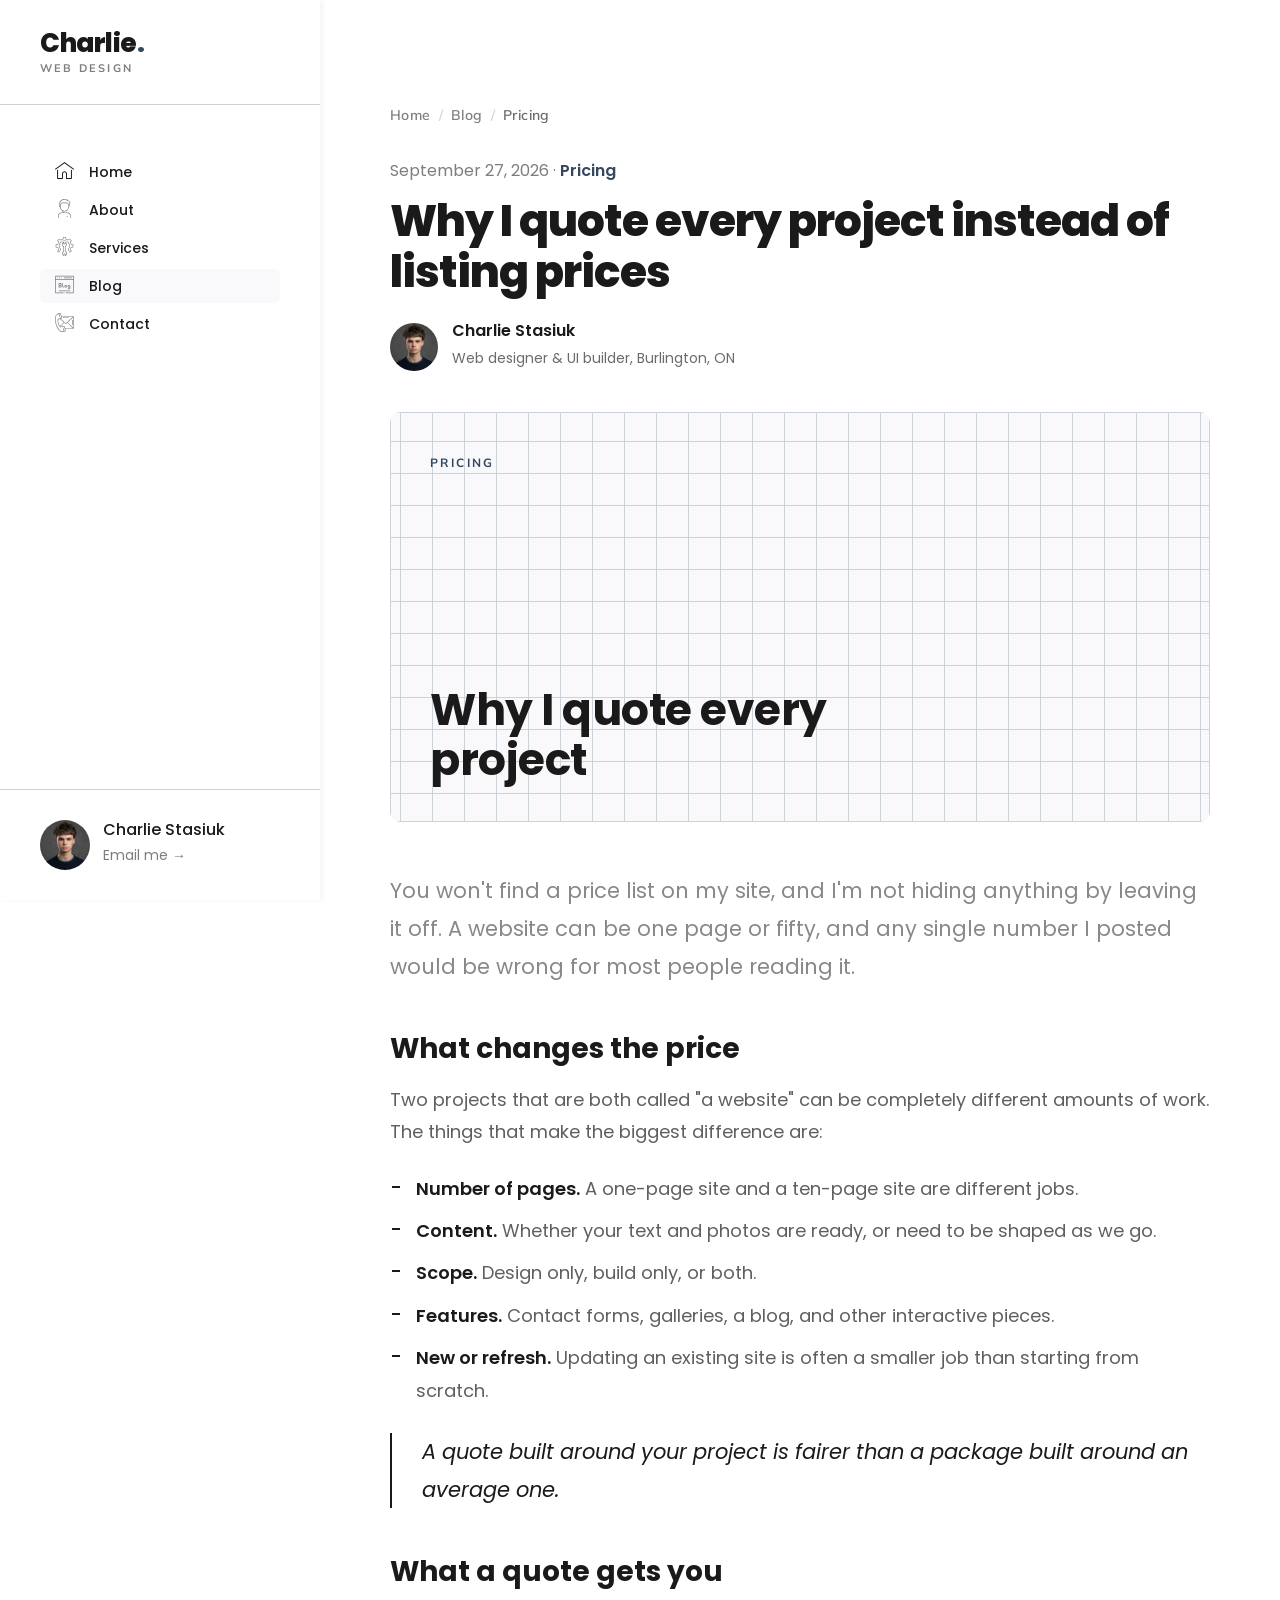
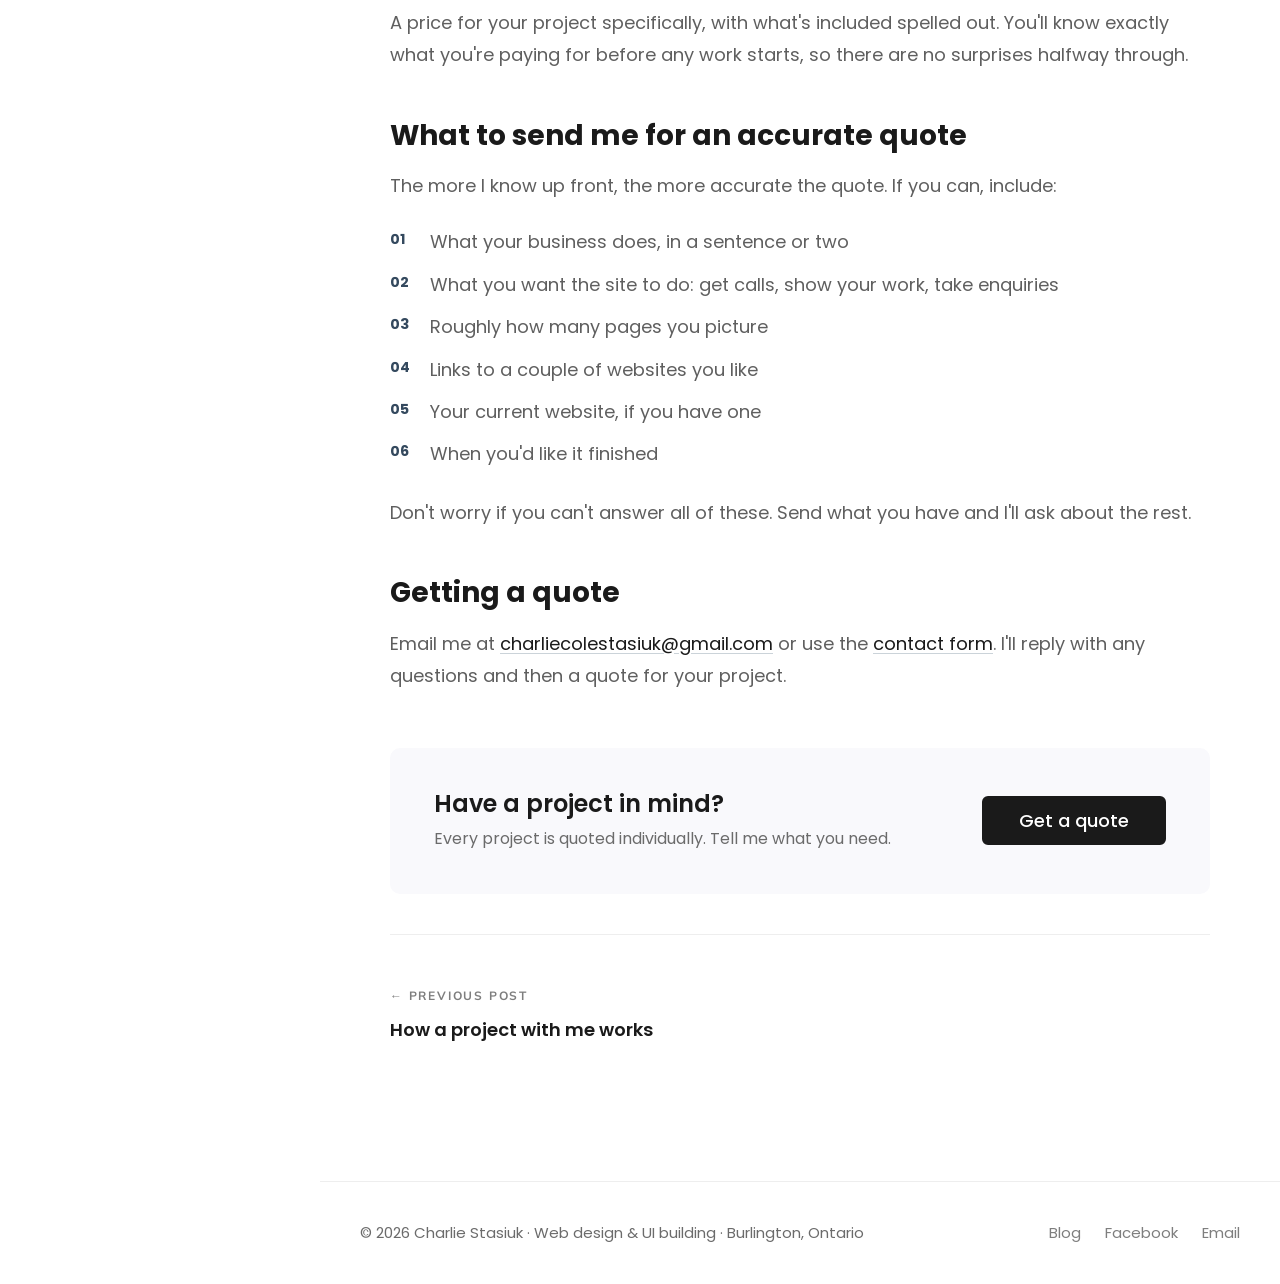
<file: blog/why-i-quote-every-project.html>
<!DOCTYPE html>
<html lang="en-CA">

<head>
<meta charset="utf-8" />
<meta name="viewport" content="width=device-width, initial-scale=1" />

<title>Why I quote every project instead of listing prices | Charlie Stasiuk</title>
<meta name="description" content="No two websites are the same size. Here&#x27;s how I price, and what to send me to get an accurate quote." />
<meta name="author" content="Charlie Stasiuk" />
<meta property="og:type" content="article" />
<meta property="og:title" content="Why I quote every project instead of listing prices" />
<meta property="og:description" content="No two websites are the same size. Here&#x27;s how I price, and what to send me to get an accurate quote." />
<meta property="article:published_time" content="2026-09-27" />
<meta property="article:author" content="Charlie Stasiuk" />
<script type="application/ld+json">
{"@context":"https://schema.org","@type":"BlogPosting","headline":"Why I quote every project instead of listing prices","datePublished":"2026-09-27","author":{"@type":"Person","name":"Charlie Stasiuk"},"description":"No two websites are the same size. Here's how I price, and what to send me to get an accurate quote."}
</script>

<link rel="icon" type="image/svg+xml" href="../favicon.svg" />

<!-- STYLES -->
<link rel="preconnect" href="https://fonts.googleapis.com" />
<link rel="preconnect" href="https://fonts.gstatic.com" crossorigin />
<link href="https://fonts.googleapis.com/css2?family=Mulish:wght@400;500;600;700;800&family=Poppins:ital,wght@0,300;0,400;0,500;0,600;0,700;0,800;1,400&display=swap" rel="stylesheet">
<link rel="stylesheet" href="../css/plugins.css" />
<link rel="stylesheet" href="../css/style.css" />
<link rel="stylesheet" href="../css/custom.css" />
<!-- /STYLES -->
</head>

<body>
	<div class="read_progress" aria-hidden="true"></div>
<!-- WRAPPER ALL -->
<div class="edina_tm_all_wrap">

	<!-- MOBILE MENU -->
	<div class="edina_tm_mobile_menu">
		<div class="mobile_menu_inner">
			<div class="container">
				<div class="mobile_in">
					<div class="logo">
						<a class="wordmark" href="../index.html"><span>Charlie<span class="dot">.</span></span></a>
					</div>
					<div class="my_trigger">
						<div class="hamburger hamburger--collapse-r" role="button" aria-label="Open menu" tabindex="0">
							<div class="hamburger-box">
								<div class="hamburger-inner"></div>
							</div>
						</div>
					</div>
				</div>
			</div>
		</div>
		<div class="dropdown">
			<div class="container">
				<div class="dropdown_inner">
					<ul>
						<li><a href="../index.html#home">Home</a></li>
						<li><a href="../index.html#about">About</a></li>
						<li><a href="../index.html#service">Services</a></li>
						<li><a href="index.html">Blog</a></li>
						<li><a href="../index.html#contact">Contact</a></li>
					</ul>
				</div>
			</div>
		</div>
	</div>
	<!-- /MOBILE MENU -->

	<!-- SIDEBAR -->
	<div class="edina_tm_sidebar">
		<div class="sidebar_inner">
			<div class="logo">
				<a class="wordmark" href="../index.html"><span>Charlie<span class="dot">.</span></span><small>Web Design</small></a>
			</div>
			<nav class="menu" aria-label="Main">
				<ul>
					<li>
						<div class="list_inner">
							<a href="../index.html#home"><img class="svg custom" src="../img/svg/home.svg" alt="" />Home</a>
						</div>
					</li>
					<li>
						<div class="list_inner">
							<a href="../index.html#about"><img class="svg custom" src="../img/svg/human.svg" alt="" />About</a>
						</div>
					</li>
					<li>
						<div class="list_inner">
							<a href="../index.html#service"><img class="svg custom" src="../img/svg/service.svg" alt="" />Services</a>
						</div>
					</li>
					<li>
						<div class="list_inner current">
							<a href="index.html" aria-current="page"><img class="svg custom" src="../img/svg/blog.svg" alt="" />Blog</a>
						</div>
					</li>
					<li>
						<div class="list_inner">
							<a href="../index.html#contact"><img class="svg custom" src="../img/svg/contact.svg" alt="" />Contact</a>
						</div>
					</li>
				</ul>
			</nav>
			<div class="author">
				<div class="inner">
					<div class="image">
						<div class="main" data-img-url="../img/me/headshot.webp"></div>
					</div>
					<div class="short">
						<h3>Charlie Stasiuk</h3>
						<a href="mailto:charliecolestasiuk@gmail.com">Email me →</a>
					</div>
				</div>
			</div>
		</div>
	</div>
	<!-- /SIDEBAR -->

	<!-- MAINPART -->
	<main class="edina_tm_mainpart">

		<article class="blog_page">
			<div class="container">
				<div class="post">
					<nav class="crumbs" aria-label="Breadcrumb"><a href="../index.html">Home</a><span>/</span><a href="index.html">Blog</a><span>/</span>Pricing</nav>
					<header class="post_header">
						<span class="meta"><time datetime="2026-09-27">September 27, 2026</time> · <span class="cat">Pricing</span></span>
						<h1>Why I quote every project instead of listing prices</h1>
						<div class="byline">
							<div class="avatar" role="img" aria-label="Charlie Stasiuk"></div>
							<div><strong>Charlie Stasiuk</strong><span>Web designer &amp; UI builder, Burlington, ON</span></div>
						</div>
					</header>
					<div class="post_cover">
						<div class="cover cover--pricing"><span class="cover_tag">Pricing</span><span class="cover_title">Why I quote every project</span></div>
					</div>
					<div class="post_body">
						<p class="bigger">You won't find a price list on my site, and I'm not hiding anything by leaving it off. A website can be one page or fifty, and any single number I posted would be wrong for most people reading it.</p>

						<h2>What changes the price</h2>
						<p>Two projects that are both called "a website" can be completely different amounts of work. The things that make the biggest difference are:</p>
						<ul>
							<li><strong>Number of pages.</strong> A one-page site and a ten-page site are different jobs.</li>
							<li><strong>Content.</strong> Whether your text and photos are ready, or need to be shaped as we go.</li>
							<li><strong>Scope.</strong> Design only, build only, or both.</li>
							<li><strong>Features.</strong> Contact forms, galleries, a blog, and other interactive pieces.</li>
							<li><strong>New or refresh.</strong> Updating an existing site is often a smaller job than starting from scratch.</li>
						</ul>

						<div class="quotebox">
							<p>A quote built around your project is fairer than a package built around an average one.</p>
						</div>

						<h2>What a quote gets you</h2>
						<p>A price for your project specifically, with what's included spelled out. You'll know exactly what you're paying for before any work starts, so there are no surprises halfway through.</p>

						<h2>What to send me for an accurate quote</h2>
						<p>The more I know up front, the more accurate the quote. If you can, include:</p>
						<ol>
							<li>What your business does, in a sentence or two</li>
							<li>What you want the site to do: get calls, show your work, take enquiries</li>
							<li>Roughly how many pages you picture</li>
							<li>Links to a couple of websites you like</li>
							<li>Your current website, if you have one</li>
							<li>When you'd like it finished</li>
						</ol>
						<p>Don't worry if you can't answer all of these. Send what you have and I'll ask about the rest.</p>

						<h2>Getting a quote</h2>
						<p>Email me at <a href="mailto:charliecolestasiuk@gmail.com">charliecolestasiuk@gmail.com</a> or use the <a href="../index.html#contact">contact form</a>. I'll reply with any questions and then a quote for your project.</p>
					</div>
					<aside class="post_cta">
						<div>
							<h3>Have a project in mind?</h3>
							<p>Every project is quoted individually. Tell me what you need.</p>
						</div>
						<div class="edina_tm_button solid"><a href="../index.html#contact">Get a quote</a></div>
					</aside>
					<nav class="post_nav" aria-label="More posts"><a class="prev" href="how-a-project-works.html"><small>← Previous post</small><strong>How a project with me works</strong></a></nav>
				</div>
			</div>
		</article>

		<footer class="site_footer">
			<div class="container">
				<span>© <span class="js-year">2026</span> Charlie Stasiuk · Web design &amp; UI building · Burlington, Ontario</span>
				<ul>
					<li><a href="index.html">Blog</a></li>
					<li><a href="https://www.facebook.com/profile.php?id=100081134783198" target="_blank" rel="noopener">Facebook</a></li>
					<li><a href="mailto:charliecolestasiuk@gmail.com">Email</a></li>
				</ul>
			</div>
		</footer>

	</main>
	<!-- /MAINPART -->

</div>
<!-- / WRAPPER ALL -->

<!-- SCRIPTS -->
<script src="../js/jquery.js"></script>
<script src="../js/plugins.js"></script>
<script src="../js/init.js"></script>
<script>
	document.querySelectorAll('.js-year').forEach(function(el){ el.textContent = new Date().getFullYear(); });
</script>
<!-- /SCRIPTS -->

</body>
</html>
</file>
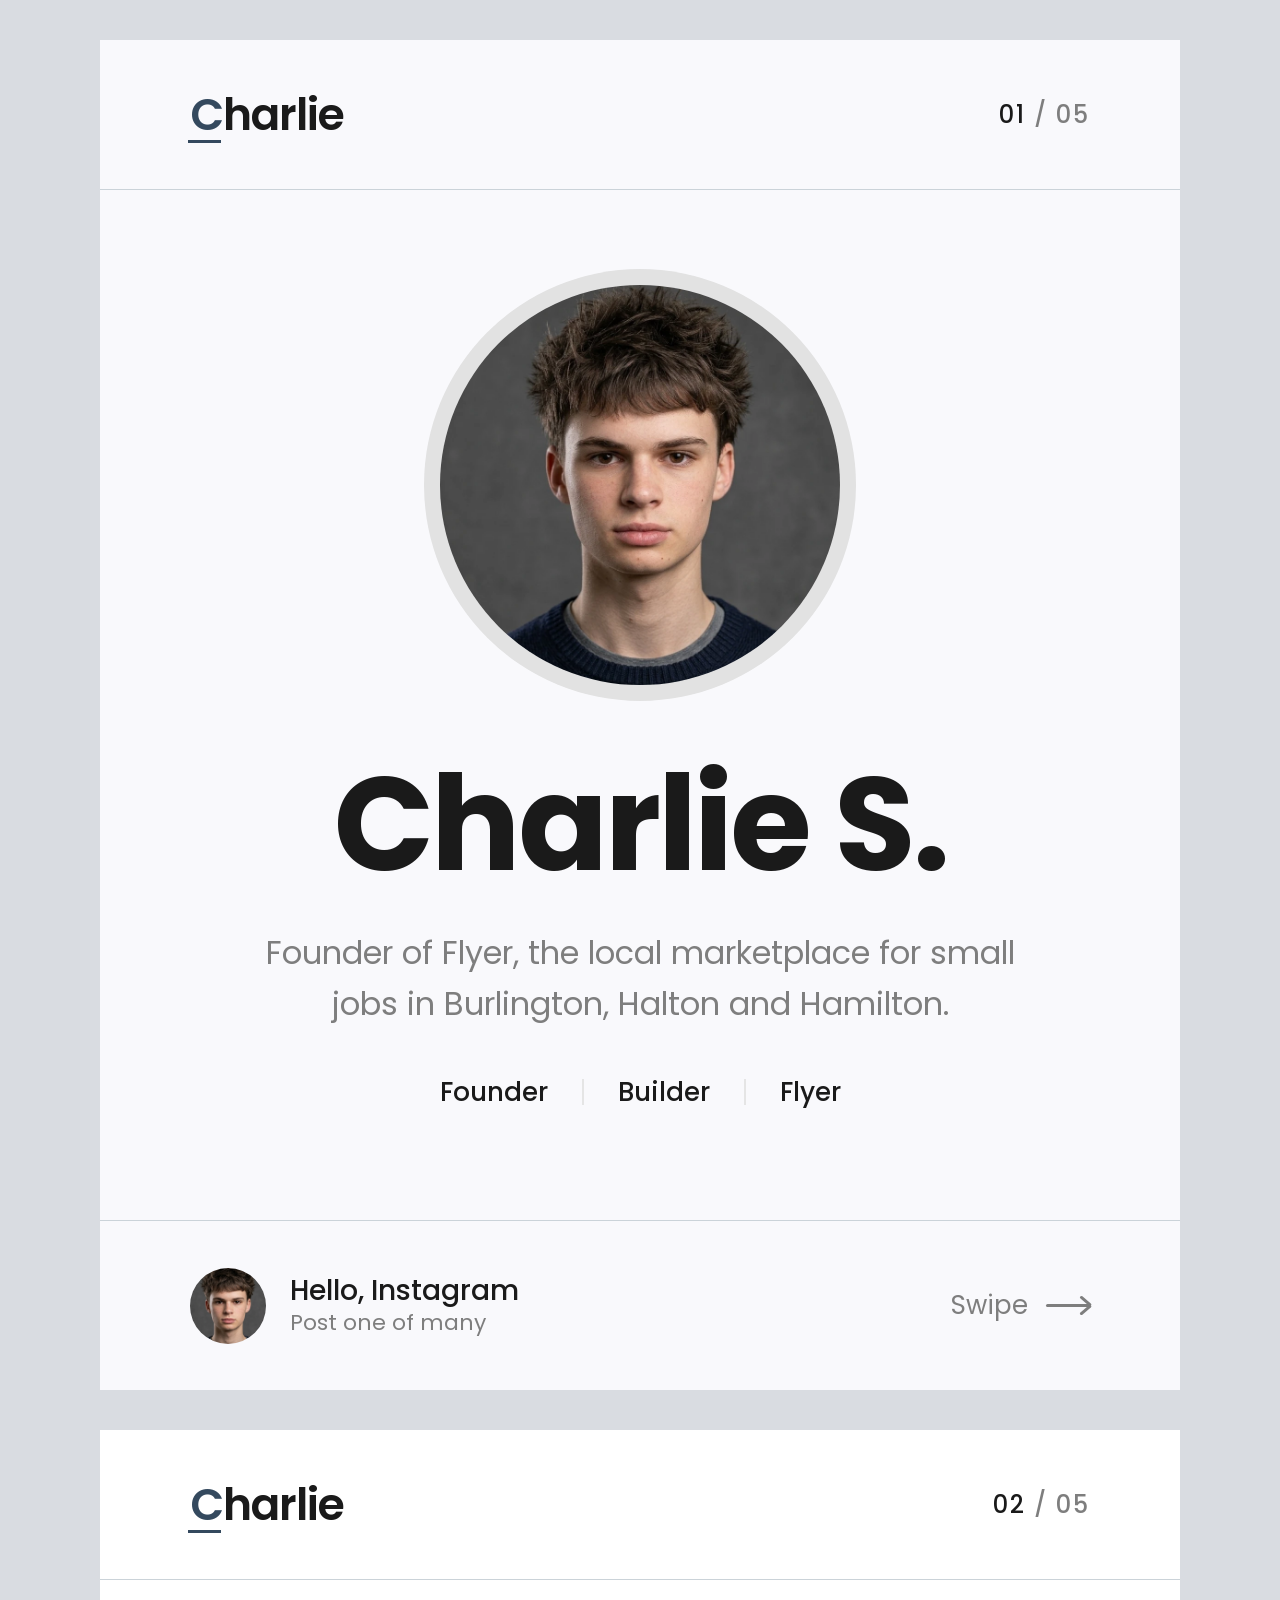
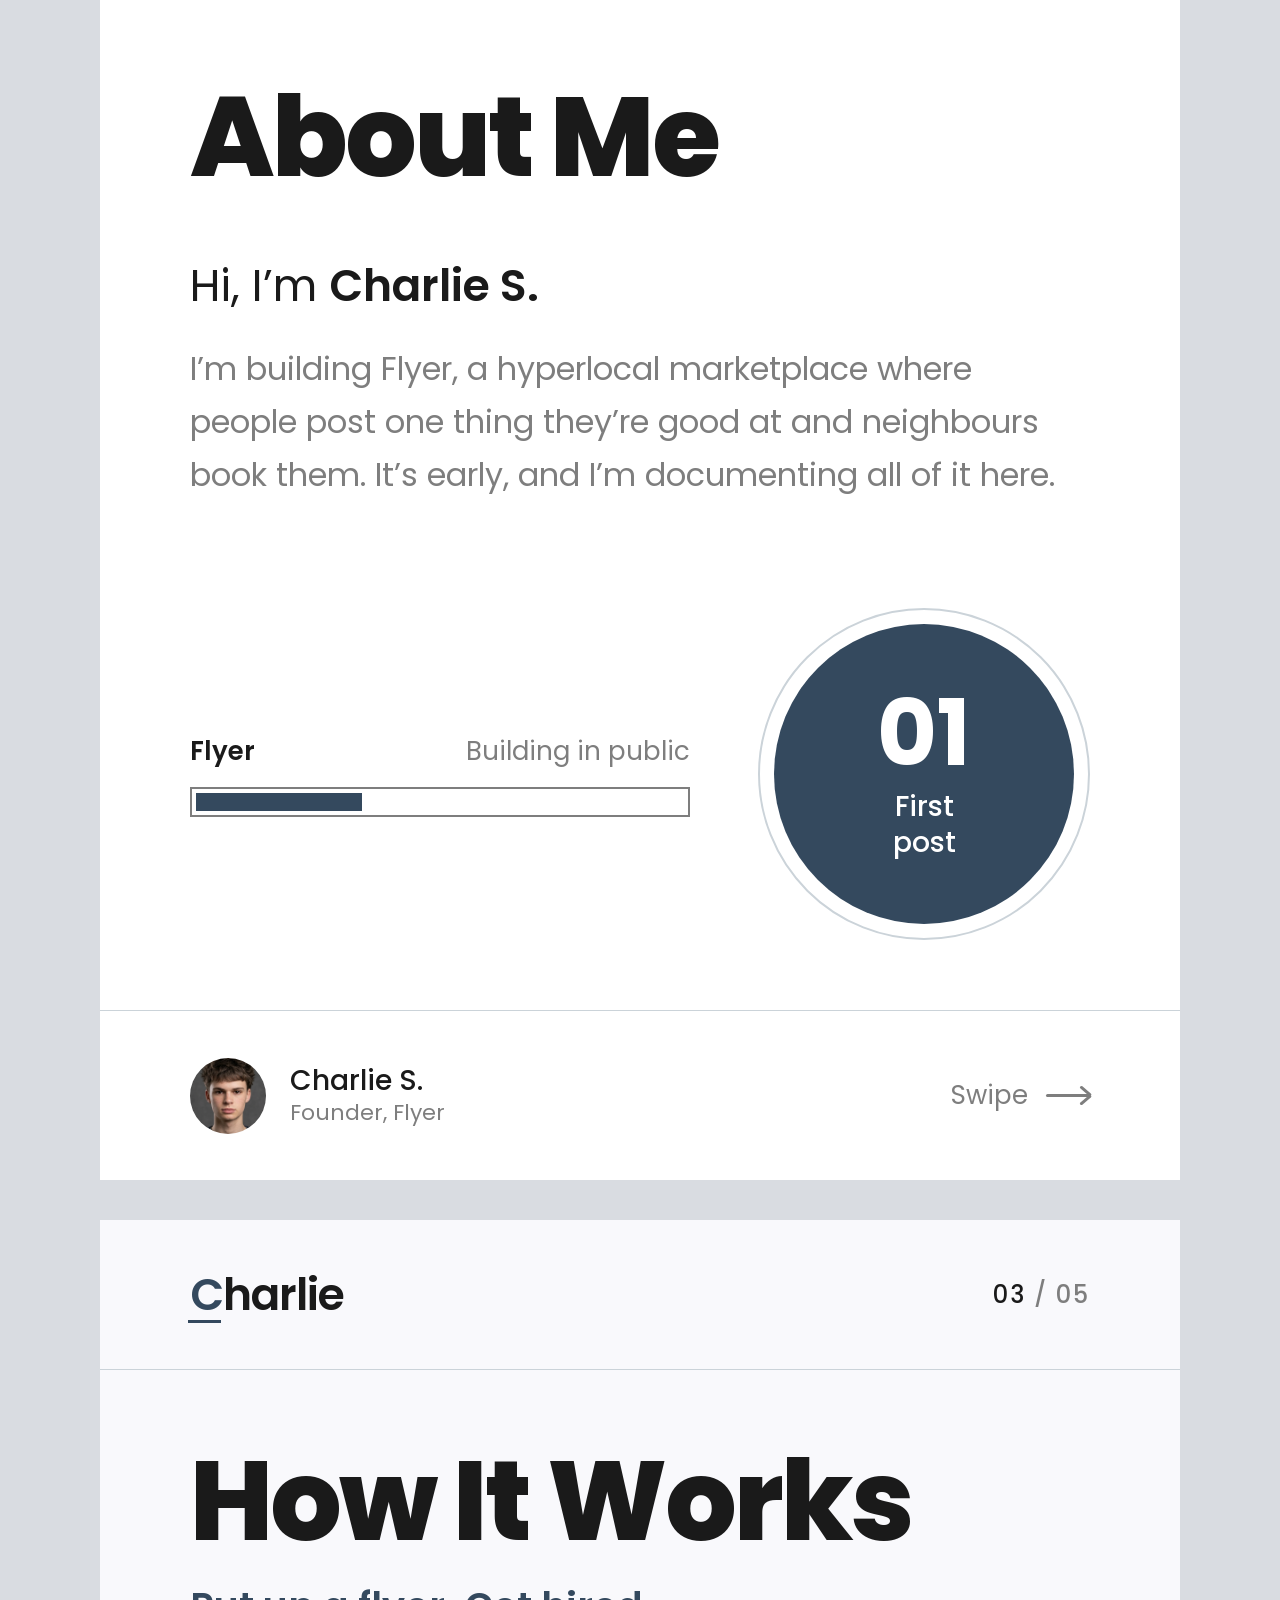
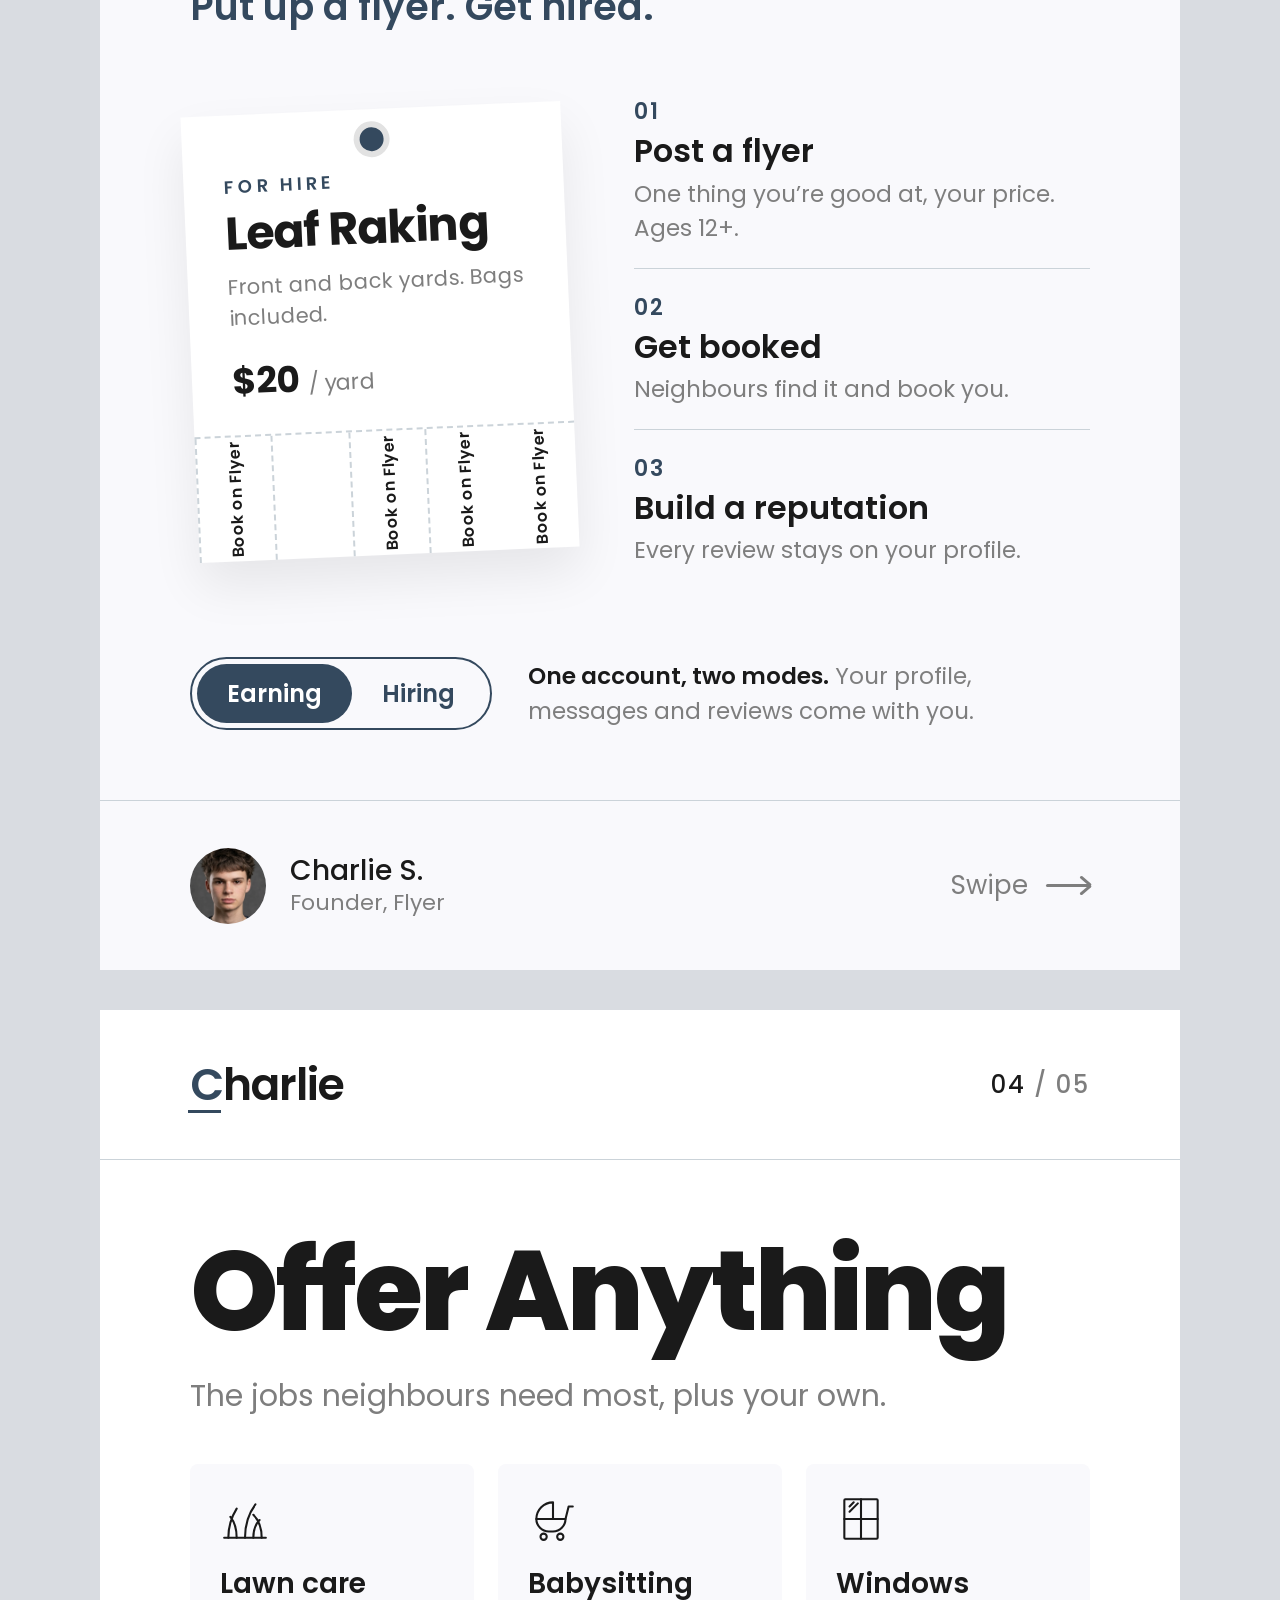
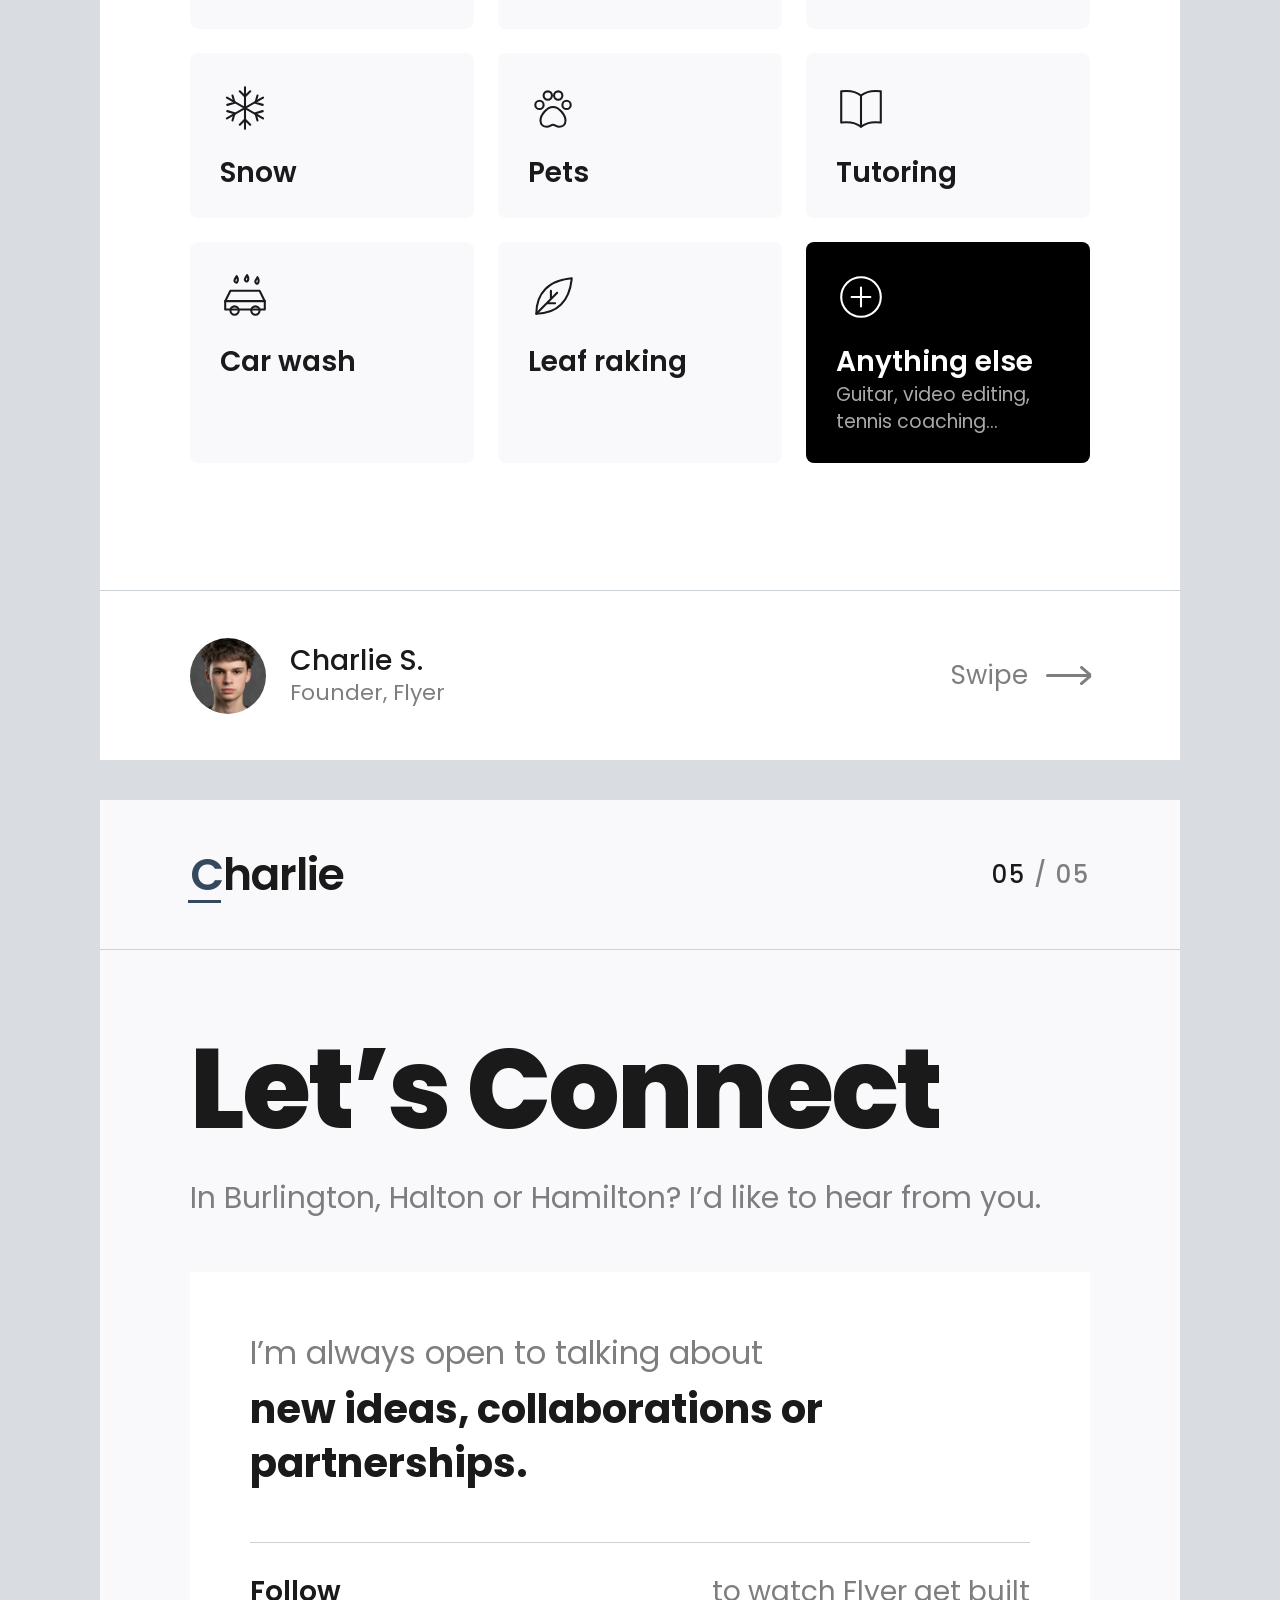
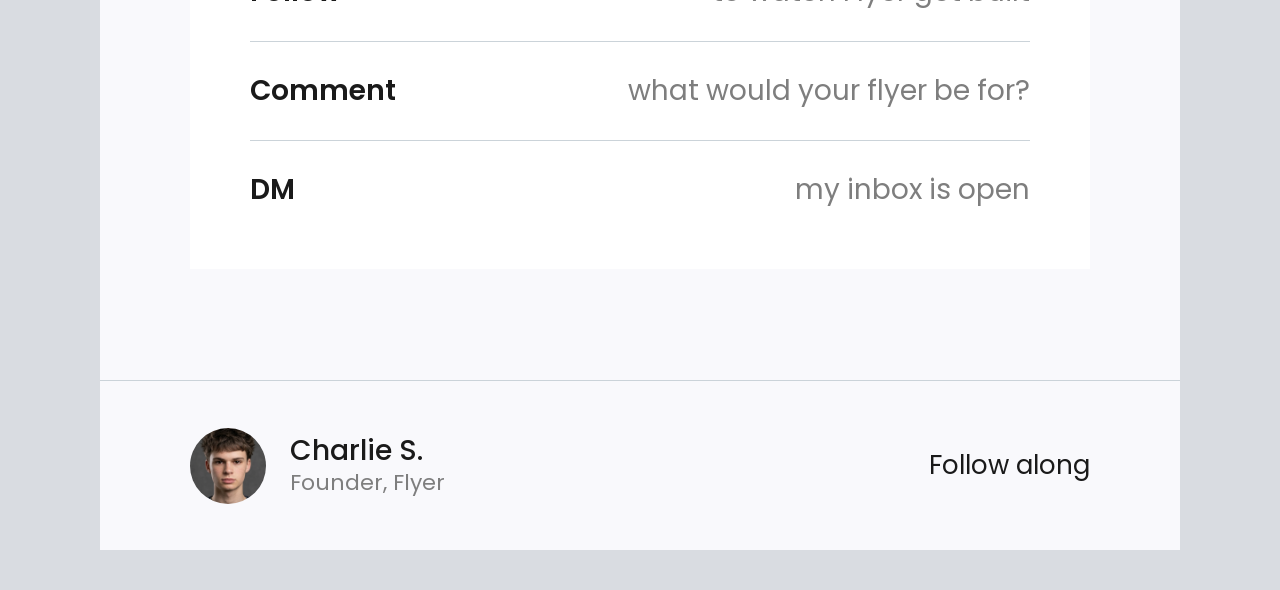
<file: instagram/first-post/post.html>
<!DOCTYPE html>
<html lang="en">
<head>
<meta charset="utf-8">
<meta name="viewport" content="width=1080">
<title>First Post</title>
<!--
  Instagram intro carousel, 5 slides at 1080x1350 (4:5).
  Styled after the Edina template the blog is built on: Poppins, #F9F9FC / #FFF
  sections, #1A1A1A headings, #7E7E7E body, #34495E slate accent, #CBD3D9 rules.

  Edit the copy directly below, then re-render with:  node render.js
  The headshot is photo.webp. Remove class "has-photo" from <body> to fall back to initials.
-->
<style>
@font-face { font-family: "Poppins"; font-weight: 300; src: url(fonts/poppins-300.woff2) format("woff2"); }
@font-face { font-family: "Poppins"; font-weight: 400; src: url(fonts/poppins-400.woff2) format("woff2"); }
@font-face { font-family: "Poppins"; font-weight: 500; src: url(fonts/poppins-500.woff2) format("woff2"); }
@font-face { font-family: "Poppins"; font-weight: 600; src: url(fonts/poppins-600.woff2) format("woff2"); }
@font-face { font-family: "Poppins"; font-weight: 700; src: url(fonts/poppins-700.woff2) format("woff2"); }
@font-face { font-family: "Poppins"; font-weight: 800; src: url(fonts/poppins-800.woff2) format("woff2"); }

:root {
  --ink: #1A1A1A;
  --body: #7E7E7E;
  --slate: #34495E;
  --tint: #F9F9FC;
  --rule: #CBD3D9;
  --ring: #E2E2E2;
  --sep: #E5E5E5;
}
* { box-sizing: border-box; margin: 0; padding: 0; }
html, body { background: #d9dce1; }
body { font-family: "Poppins", sans-serif; color: var(--body); -webkit-font-smoothing: antialiased; }
.stack { display: flex; flex-direction: column; align-items: center; gap: 40px; padding: 40px 0; }

.slide {
  position: relative;
  width: 1080px;
  height: 1350px;
  overflow: hidden;
  display: flex;
  flex-direction: column;
  background: var(--tint);
}
.slide.white { background: #fff; }
h1, h2, h3 { color: var(--ink); line-height: 1.2; }

/* Top bar: the sidebar's logo block */
.bar {
  display: flex;
  align-items: center;
  justify-content: space-between;
  height: 150px;
  padding: 0 90px;
  border-bottom: 1px solid var(--rule);
  flex-shrink: 0;
}
.logo { font-size: 44px; font-weight: 600; color: var(--ink); letter-spacing: -1px; }
.logo b { font-weight: 600; color: var(--slate); position: relative; }
.logo b::after {
  content: ""; position: absolute; left: -2px; right: 2px; bottom: 2px;
  height: 3px; background: var(--slate);
}
.count { font-size: 24px; font-weight: 500; color: var(--body); letter-spacing: 2px; }
.count span { color: var(--ink); }

.main { flex: 1; padding: 0 90px; display: flex; flex-direction: column; }

/* Bottom bar: the sidebar's author block */
.foot {
  display: flex;
  align-items: center;
  justify-content: space-between;
  height: 170px;
  padding: 0 90px;
  border-top: 1px solid var(--rule);
  flex-shrink: 0;
}
.author { display: flex; align-items: center; gap: 24px; }
.author .av {
  width: 76px; height: 76px; border-radius: 50%;
  background-color: var(--slate); color: #fff;
  display: flex; align-items: center; justify-content: center;
  font-size: 26px; font-weight: 600; letter-spacing: 1px;
  background-size: 150%; background-position: 50% 28%;
}
.author h3 { font-size: 28px; font-weight: 500; line-height: 1.3; }
.author p { font-size: 22px; line-height: 1.3; }

/* The template's "Learn More ->" link */
.more { font-size: 26px; color: var(--body); display: inline-flex; align-items: center; gap: 18px; }
.more i { position: relative; display: inline-block; width: 44px; height: 3px; border-radius: 50px; background: currentColor; }
.more i::before, .more i::after {
  content: ""; position: absolute; right: -1px; width: 14px; height: 3px;
  border-radius: 50px; background: currentColor; transform-origin: right center;
}
.more i::before { transform: rotate(40deg); }
.more i::after { transform: rotate(-40deg); }

.big { font-size: 112px; font-weight: 800; letter-spacing: -3px; }
.desc { font-size: 30px; line-height: 1.6; }

/* ---------- 01 HERO ---------- */
.hero .main { align-items: center; justify-content: center; text-align: center; padding-bottom: 20px; }
.portrait { position: relative; width: 400px; height: 400px; margin-bottom: 60px; }
.portrait::before {
  content: ""; position: absolute; inset: -16px; border-radius: 50%; background: var(--ring);
}
.portrait .img {
  position: absolute; inset: 0; border-radius: 50%;
  background-color: var(--slate);
  display: flex; align-items: center; justify-content: center;
  color: #fff; font-size: 150px; font-weight: 600; letter-spacing: 4px;
  background-size: 118%; background-position: 50% 18%;
}
body.has-photo .portrait .img,
body.has-photo .author .av { background-image: url(photo.webp); font-size: 0; }
.hero h1 { font-size: 132px; font-weight: 700; letter-spacing: -3px; margin-bottom: 24px; }
.hero .text { font-size: 32px; line-height: 1.6; max-width: 800px; margin-bottom: 50px; }
.tags { display: flex; justify-content: center; }
.tags span {
  font-size: 26px; font-weight: 500; color: var(--ink);
  padding: 0 34px; line-height: 1; border-right: 2px solid var(--sep);
}
.tags span:last-child { border-right: 0; }

/* ---------- 02 ABOUT ---------- */
.about .big { margin: 90px 0 56px; }
.about .hi { font-size: 44px; font-weight: 400; margin-bottom: 30px; }
.about .hi span { font-weight: 600; }
.about .lede { font-size: 32px; line-height: 1.65; max-width: 880px; }
.about-row { margin-top: auto; margin-bottom: 86px; display: flex; align-items: center; justify-content: space-between; }
.progress { width: 500px; }
.progress .row { display: flex; justify-content: space-between; margin-bottom: 16px; font-size: 26px; }
.progress .row b { color: var(--ink); font-weight: 600; }
.progress .track { height: 30px; border: 2px solid var(--body); padding: 4px; }
.progress .fill { height: 100%; width: 34%; background: var(--slate); }
.exp {
  position: relative; margin-right: 16px; flex-shrink: 0;
  width: 300px; height: 300px; border-radius: 50%;
  background: var(--slate); color: #fff;
  display: flex; flex-direction: column; align-items: center; justify-content: center; text-align: center;
}
.exp::before {
  content: ""; position: absolute; inset: -16px; border-radius: 50%;
  border: 2px solid var(--rule);
}
.exp h3 { color: #fff; font-size: 92px; font-weight: 700; line-height: 1; margin-bottom: 10px; }
.exp span { font-size: 28px; font-weight: 500; line-height: 1.3; }

/* ---------- 03 HOW IT WORKS ---------- */
.how .big { margin: 64px 0 10px; }
.tagline { font-size: 38px; font-weight: 600; color: var(--slate); margin-bottom: 60px; }
.how-row { display: grid; grid-template-columns: 380px 1fr; gap: 64px; align-items: center; }

.flyer {
  position: relative; background: #fff; padding: 58px 40px 0;
  box-shadow: 0 24px 50px rgba(0,0,0,.08);
  transform: rotate(-2.5deg);
}
.flyer::before {
  content: ""; position: absolute; top: 18px; left: 50%; margin-left: -12px;
  width: 24px; height: 24px; border-radius: 50%; background: var(--slate);
  box-shadow: 0 0 0 6px var(--ring);
}
.flyer .kicker { font-size: 18px; font-weight: 600; letter-spacing: 4px; color: var(--slate); margin-bottom: 8px; }
.flyer h3 { font-size: 46px; font-weight: 700; letter-spacing: -1px; line-height: 1.1; margin-bottom: 12px; }
.flyer p { font-size: 21px; line-height: 1.5; margin-bottom: 20px; }
.flyer .price { font-size: 36px; font-weight: 700; color: var(--ink); margin-bottom: 26px; }
.flyer .price small { font-size: 22px; font-weight: 400; color: var(--body); }
.tabs { display: flex; margin: 0 -40px; border-top: 2px dashed var(--rule); }
.tabs span {
  flex: 1; height: 124px; border-right: 2px dashed var(--rule);
  writing-mode: vertical-rl; transform: rotate(180deg);
  display: flex; align-items: center; justify-content: center;
  font-size: 16px; font-weight: 600; color: var(--ink); letter-spacing: .5px;
}
.tabs span:first-child { border-left: 2px dashed var(--rule); }
.tabs span:last-child { border-right: 0; }
.tabs span.torn { visibility: hidden; }

.steps { list-style: none; }
.steps li { padding: 22px 0; border-bottom: 1px solid var(--rule); }
.steps li:first-child { padding-top: 0; }
.steps li:last-child { border-bottom: 0; padding-bottom: 0; }
.steps .n { font-size: 22px; font-weight: 600; color: var(--slate); letter-spacing: 2px; }
.steps h3 { font-size: 32px; font-weight: 600; margin: 4px 0 6px; }
.steps p { font-size: 23px; line-height: 1.5; }

.modes { margin-top: auto; margin-bottom: 70px; display: flex; align-items: center; gap: 36px; }
.toggle { display: flex; flex-shrink: 0; border: 2px solid var(--slate); border-radius: 50px; padding: 5px; }
.toggle span { font-size: 24px; font-weight: 600; padding: 12px 30px; border-radius: 50px; color: var(--slate); }
.toggle span.on { background: var(--slate); color: #fff; }
.modes p { font-size: 23px; line-height: 1.5; }
.modes p b { color: var(--ink); font-weight: 600; }

/* ---------- 04 WHAT YOU CAN OFFER ---------- */
.offer .big { margin: 64px 0 14px; }
.offer .desc { margin-bottom: 44px; }
.grid { display: grid; grid-template-columns: repeat(3, 1fr); gap: 24px; }
.card { background: var(--tint); border-radius: 8px; padding: 30px 30px 28px; }
.card.dark { background: #000; }
.card svg { width: 50px; height: 50px; margin-bottom: 16px; fill: none; stroke: var(--ink); stroke-width: 2; stroke-linecap: round; stroke-linejoin: round; }
.card h3 { font-size: 28px; font-weight: 600; }
.card p { font-size: 19px; line-height: 1.4; margin-top: 4px; }
.card.dark svg { stroke: #fff; }
.card.dark h3 { color: #fff; }
.card.dark p { color: #A9A9A9; }

/* ---------- 05 CONTACT ---------- */
.contact .big { margin: 72px 0 18px; }
.contact .desc { margin-bottom: 50px; }
.box { background: #fff; padding: 56px 60px 30px; }
.box .open { font-size: 32px; line-height: 1.55; margin-bottom: 4px; }
.box .open-b { font-size: 40px; font-weight: 700; color: var(--ink); line-height: 1.35; margin-bottom: 52px; }
.box ul { list-style: none; border-top: 1px solid var(--rule); }
.box li {
  display: flex; justify-content: space-between; align-items: center;
  padding: 28px 0; border-bottom: 1px solid var(--rule);
  font-size: 28px;
}
.box li:last-child { border-bottom: 0; }
.box li b { color: var(--ink); font-weight: 600; }
</style>
</head>
<body class="has-photo">
<div class="stack">

  <!-- 01 HERO -->
  <section class="slide hero" id="s1">
    <div class="bar">
      <div class="logo"><b>C</b>harlie</div>
      <div class="count"><span>01</span> / 05</div>
    </div>
    <div class="main">
      <div class="portrait"><div class="img">CS</div></div>
      <h1>Charlie S.</h1>
      <p class="text">Founder of Flyer, the local marketplace for small jobs in Burlington, Halton and Hamilton.</p>
      <div class="tags">
        <span>Founder</span><span>Builder</span><span>Flyer</span>
      </div>
    </div>
    <div class="foot">
      <div class="author">
        <div class="av">CS</div>
        <div><h3>Hello, Instagram</h3><p>Post one of many</p></div>
      </div>
      <div class="more">Swipe<i></i></div>
    </div>
  </section>

  <!-- 02 ABOUT -->
  <section class="slide about white" id="s2">
    <div class="bar">
      <div class="logo"><b>C</b>harlie</div>
      <div class="count"><span>02</span> / 05</div>
    </div>
    <div class="main">
      <h2 class="big">About Me</h2>
      <h3 class="hi">Hi, I’m <span>Charlie S.</span></h3>
      <p class="lede">I’m building Flyer, a hyperlocal marketplace where people post one thing they’re good at and neighbours book them. It’s early, and I’m documenting all of it here.</p>
      <div class="about-row">
        <div class="progress">
          <div class="row"><b>Flyer</b><span>Building in public</span></div>
          <div class="track"><div class="fill"></div></div>
        </div>
        <div class="exp"><h3>01</h3><span>First<br>post</span></div>
      </div>
    </div>
    <div class="foot">
      <div class="author">
        <div class="av">CS</div>
        <div><h3>Charlie S.</h3><p>Founder, Flyer</p></div>
      </div>
      <div class="more">Swipe<i></i></div>
    </div>
  </section>

  <!-- 03 HOW FLYER WORKS -->
  <section class="slide how" id="s3">
    <div class="bar">
      <div class="logo"><b>C</b>harlie</div>
      <div class="count"><span>03</span> / 05</div>
    </div>
    <div class="main">
      <h2 class="big">How It Works</h2>
      <p class="tagline">Put up a flyer. Get hired.</p>
      <div class="how-row">
        <div class="flyer">
          <div class="kicker">FOR HIRE</div>
          <h3>Leaf Raking</h3>
          <p>Front and back yards. Bags included.</p>
          <div class="price">$20 <small>/ yard</small></div>
          <div class="tabs">
            <span>Book on Flyer</span><span class="torn">Book on Flyer</span><span>Book on Flyer</span><span>Book on Flyer</span><span>Book on Flyer</span>
          </div>
        </div>
        <ol class="steps">
          <li><div class="n">01</div><h3>Post a flyer</h3><p>One thing you’re good at, your price. Ages 12+.</p></li>
          <li><div class="n">02</div><h3>Get booked</h3><p>Neighbours find it and book you.</p></li>
          <li><div class="n">03</div><h3>Build a reputation</h3><p>Every review stays on your profile.</p></li>
        </ol>
      </div>
      <div class="modes">
        <div class="toggle"><span class="on">Earning</span><span>Hiring</span></div>
        <p><b>One account, two modes.</b> Your profile, messages and reviews come with you.</p>
      </div>
    </div>
    <div class="foot">
      <div class="author">
        <div class="av">CS</div>
        <div><h3>Charlie S.</h3><p>Founder, Flyer</p></div>
      </div>
      <div class="more">Swipe<i></i></div>
    </div>
  </section>

  <!-- 04 WHAT YOU CAN OFFER -->
  <section class="slide offer white" id="s4">
    <div class="bar">
      <div class="logo"><b>C</b>harlie</div>
      <div class="count"><span>04</span> / 05</div>
    </div>
    <div class="main">
      <h2 class="big">Offer Anything</h2>
      <p class="desc">The jobs neighbours need most, plus your own.</p>
      <div class="grid">
        <div class="card">
          <svg viewBox="0 0 48 48"><path d="M4 42h40"/><path d="M8 42c0-12 3-20 8-28M16 42c0-9-2-15-6-20M24 42c0-14 4-24 10-32M32 42c0-8 2-13 6-17M40 42c0-10-3-17-8-22"/></svg>
          <h3>Lawn care</h3>
        </div>
        <div class="card">
          <svg viewBox="0 0 48 48"><path d="M8 24h28a12 12 0 01-12 12h-4A12 12 0 018 24z"/><path d="M8 24A16 16 0 0124 8v16"/><path d="M36 24l3-12h4"/><circle cx="15" cy="41" r="3"/><circle cx="31" cy="41" r="3"/></svg>
          <h3>Babysitting</h3>
        </div>
        <div class="card">
          <svg viewBox="0 0 48 48"><rect x="8" y="5" width="32" height="38" rx="1"/><path d="M24 5v38M8 24h32"/><path d="M13 12l4-4M13 17l8-8"/></svg>
          <h3>Windows</h3>
        </div>
        <div class="card">
          <svg viewBox="0 0 48 48"><path d="M24 4v40M6.7 14l34.6 20M6.7 34l34.6-20"/><path d="M19 8l5 5 5-5M19 40l5-5 5 5M7 21l7-2-2-7M41 27l-7 2 2 7M7 27l7 2-2 7M41 21l-7-2 2-7"/></svg>
          <h3>Snow</h3>
        </div>
        <div class="card">
          <svg viewBox="0 0 48 48"><circle cx="11" cy="21" r="4"/><circle cx="19" cy="12" r="4"/><circle cx="29" cy="12" r="4"/><circle cx="37" cy="21" r="4"/><path d="M24 23c-6 0-12 8-12 13 0 4 3 6 6 6s4-2 6-2 3 2 6 2 6-2 6-6c0-5-6-13-12-13z"/></svg>
          <h3>Pets</h3>
        </div>
        <div class="card">
          <svg viewBox="0 0 48 48"><path d="M24 12c-5-4-12-5-19-4v30c7-1 14 0 19 4 5-4 12-5 19-4V8c-7-1-14 0-19 4z"/><path d="M24 12v30"/></svg>
          <h3>Tutoring</h3>
        </div>
        <div class="card">
          <svg viewBox="0 0 48 48"><path d="M5 36v-8l5-10h28l5 10v8z"/><path d="M5 28h38"/><circle cx="14" cy="37" r="4"/><circle cx="34" cy="37" r="4"/><path d="M16 4c-2 3-3 5-1 6s3-3 1-6zM26 3c-2 3-3 5-1 6s3-3 1-6zM36 5c-2 3-3 5-1 6s3-3 1-6z"/></svg>
          <h3>Car wash</h3>
        </div>
        <div class="card">
          <svg viewBox="0 0 48 48"><path d="M8 40C8 20 20 8 42 6c-2 22-14 34-34 34z"/><path d="M8 40l20-20M18 30h8M22 26v-8"/></svg>
          <h3>Leaf raking</h3>
        </div>
        <div class="card dark">
          <svg viewBox="0 0 48 48"><circle cx="24" cy="24" r="19"/><path d="M24 15v18M15 24h18"/></svg>
          <h3>Anything else</h3>
          <p>Guitar, video editing, tennis coaching…</p>
        </div>
      </div>
    </div>
    <div class="foot">
      <div class="author">
        <div class="av">CS</div>
        <div><h3>Charlie S.</h3><p>Founder, Flyer</p></div>
      </div>
      <div class="more">Swipe<i></i></div>
    </div>
  </section>

  <!-- 05 CONTACT -->
  <section class="slide contact" id="s5">
    <div class="bar">
      <div class="logo"><b>C</b>harlie</div>
      <div class="count"><span>05</span> / 05</div>
    </div>
    <div class="main">
      <h2 class="big">Let’s Connect</h2>
      <p class="desc">In Burlington, Halton or Hamilton? I’d like to hear from you.</p>
      <div class="box">
        <p class="open">I’m always open to talking about</p>
        <p class="open-b">new ideas, collaborations or partnerships.</p>
        <ul>
          <li><b>Follow</b><span>to watch Flyer get built</span></li>
          <li><b>Comment</b><span>what would your flyer be for?</span></li>
          <li><b>DM</b><span>my inbox is open</span></li>
        </ul>
      </div>
    </div>
    <div class="foot">
      <div class="author">
        <div class="av">CS</div>
        <div><h3>Charlie S.</h3><p>Founder, Flyer</p></div>
      </div>
      <div class="more" style="color:var(--ink)">Follow along</div>
    </div>
  </section>

</div>
</body>
</html>
</file>
<file: css/plugins.css>
/*
This file is made by marketify (2021)

01) BASE
02) FORM ELEMENTS
03) FONTELLO
04) SKELETON OR GRID
05) ANIMATION


*/

/*------------------------------------------------------------------*/ 
/*	BASE
/*------------------------------------------------------------------*/

html,body,div,span,applet,object,iframe,h1,h2,h3,h4,h5,h6,p,blockquote,pre,a,abbr,acronym,address,big,cite,code,del,dfn,em,font,ins,kbd,q,s,samp,small,strike,strong,sub,sup,tt,var,b,u,i,center,dl,dt,dd,ol,ul,li,fieldset,form,label,legend,table,caption,tbody,tfoot,thead,tr,th,td
	{
	background: transparent;
	border: 0;
	margin: 0;
	padding: 0;
	vertical-align: baseline;
	outline: none;
}

article, aside, details, figcaption, figure, footer, header, hgroup, nav, section {
    display: block;
}

blockquote {
	quotes: none;
}

blockquote:before,blockquote:after {
	content: '';
	content: none;
}
ul, ol{
	margin:0px;	
}
ul li, ol li{
	margin:0px;
}
img{
	vertical-align:middle;
	max-width:100%;
}
iframe{
	max-width:100%;
}
del {
	text-decoration: line-through;
}
a, i{
	border:none;
}
a:hover{text-decoration:none;}

/*------------------------------------------------------------------*/ 
/*	FORM ELEMENTS
/*------------------------------------------------------------------*/

textarea{
	border-radius:0;
	resize:vertical;
	
	-webkit-box-sizing: border-box; /* Safari/Chrome, other WebKit */
	-moz-box-sizing: border-box;    /* Firefox, other Gecko */
	-ms-box-sizing: border-box;     /* IE 10 + */
	box-sizing: border-box;         /* Opera/IE 8+ */
	
	width:100%;
	border:1px solid #eee;
	
	-webkit-transition: all .3s ease;
	   -moz-transition: all .3s ease;
	    -ms-transition: all .3s ease;
	     -o-transition: all .3s ease;
	        transition: all .3s ease;
}
input[type="text"],
input[type="password"],
input[type="datetime"],
input[type="datetime-local"],
input[type="date"],
input[type="month"],
input[type="time"],
input[type="week"],
input[type="number"],
input[type="email"],
input[type="url"],
input[type="search"],
input[type="tel"],
input[type="color"],
.uneditable-input {
	border-radius:0;
	min-width:auto;
	
	-webkit-box-sizing: border-box; /* Safari/Chrome, other WebKit */
	-moz-box-sizing: border-box;    /* Firefox, other Gecko */
	-ms-box-sizing: border-box;     /* IE 10 + */
	box-sizing: border-box;         /* Opera/IE 8+ */
		
	border:1px solid #eee;
	
	-webkit-transition: all .3s ease;
	   -moz-transition: all .3s ease;
	    -ms-transition: all .3s ease;
	     -o-transition: all .3s ease;
	        transition: all .3s ease;
}

textarea:focus,
input[type="text"]:focus,
input[type="password"]:focus,
input[type="datetime"]:focus,
input[type="datetime-local"]:focus,
input[type="date"]:focus,
input[type="month"]:focus,
input[type="time"]:focus,
input[type="week"]:focus,
input[type="number"]:focus,
input[type="email"]:focus,
input[type="url"]:focus,
input[type="search"]:focus,
input[type="tel"]:focus,
input[type="color"]:focus,
.uneditable-input:focus {
	border-color:#ccc;
	background:#eee;
}

input[type="submit"]{
	padding: 13px 15px;
	height: 40px;
	line-height: 1;
	text-transform: uppercase;
	font-size: 13px;
	font-weight: 400;
	text-decoration: none;
	letter-spacing: 0.5px;
	border:none;
	cursor:pointer;
	color: #FFF;
	background:#777;
	font-family: "Mulish";
	
	-webkit-transition: all .3s ease;
	   -moz-transition: all .3s ease;
	    -ms-transition: all .3s ease;
	     -o-transition: all .3s ease;
	        transition: all .3s ease;
}
input[type="submit"]:hover{
	background:#444;
}
select{
	padding:8px;
	border:2px solid #eee;
}
input[type="button"]{
	cursor:pointer;
	-webkit-transition: all .3s ease;
	   -moz-transition: all .3s ease;
	    -ms-transition: all .3s ease;
	     -o-transition: all .3s ease;
	        transition: all .3s ease;
}


/**
 * Owl Carousel v2.3.4
 * Copyright 2013-2018 David Deutsch
 * Licensed under: SEE LICENSE IN https://github.com/OwlCarousel2/OwlCarousel2/blob/master/LICENSE
 */
.owl-carousel,.owl-carousel .owl-item{-webkit-tap-highlight-color:transparent;position:relative}.owl-carousel{display:none;width:100%;z-index:1}.owl-carousel .owl-stage{position:relative;-ms-touch-action:pan-Y;-moz-backface-visibility:hidden}.owl-carousel .owl-stage:after{content:".";display:block;clear:both;visibility:hidden;line-height:0;height:0}.owl-carousel .owl-stage-outer{position:relative;overflow:hidden;-webkit-transform:translate3d(0,0,0)}.owl-carousel .owl-item,.owl-carousel .owl-wrapper{-webkit-backface-visibility:hidden;-moz-backface-visibility:hidden;-ms-backface-visibility:hidden;-webkit-transform:translate3d(0,0,0);-moz-transform:translate3d(0,0,0);-ms-transform:translate3d(0,0,0)}.owl-carousel .owl-item{min-height:1px;float:left;-webkit-backface-visibility:hidden;-webkit-touch-callout:none}.owl-carousel .owl-item img{width:auto}.owl-carousel .owl-dots.disabled,.owl-carousel .owl-nav.disabled{display:none}.no-js .owl-carousel,.owl-carousel.owl-loaded{display:block}.owl-carousel .owl-dot,.owl-carousel .owl-nav .owl-next,.owl-carousel .owl-nav .owl-prev{cursor:pointer;cursor:hand;-webkit-user-select:none;-khtml-user-select:none;-moz-user-select:none;-ms-user-select:none;user-select:none}.owl-carousel.owl-loading{opacity:0;display:block}.owl-carousel.owl-hidden{opacity:0}.owl-carousel.owl-refresh .owl-item{visibility:hidden}.owl-carousel.owl-drag .owl-item{-webkit-user-select:none;-moz-user-select:none;-ms-user-select:none;user-select:none}.owl-carousel.owl-grab{cursor:move;cursor:grab}.owl-carousel.owl-rtl{direction:rtl}.owl-carousel.owl-rtl .owl-item{float:right}.owl-carousel .animated{animation-duration:1s;animation-fill-mode:both}.owl-carousel .owl-animated-in{z-index:0}.owl-carousel .owl-animated-out{z-index:1}.owl-carousel .fadeOut{animation-name:fadeOut}@keyframes fadeOut{0%{opacity:1}100%{opacity:0}}.owl-height{transition:height .5s ease-in-out}.owl-carousel .owl-item .owl-lazy{opacity:0;transition:opacity .4s ease}.owl-carousel .owl-item img.owl-lazy{transform-style:preserve-3d}.owl-carousel .owl-video-wrapper{position:relative;height:100%;background:#000}.owl-carousel .owl-video-play-icon{position:absolute;height:80px;width:80px;left:50%;top:50%;margin-left:-40px;margin-top:-40px;background:url(owl.video.play.png) no-repeat;cursor:pointer;z-index:1;-webkit-backface-visibility:hidden;transition:transform .1s ease}.owl-carousel .owl-video-play-icon:hover{-ms-transform:scale(1.3,1.3);transform:scale(1.3,1.3)}.owl-carousel .owl-video-playing .owl-video-play-icon,.owl-carousel .owl-video-playing .owl-video-tn{display:none}.owl-carousel .owl-video-tn{opacity:0;height:100%;background-position:center center;background-repeat:no-repeat;background-size:contain;transition:opacity .4s ease}.owl-carousel .owl-video-frame{position:relative;z-index:1;height:100%;width:100%}

/**
 * Owl Carousel v2.2.1
 * Copyright 2013-2017 David Deutsch
 * Licensed under  ()
 */
.owl-theme .owl-dots,.owl-theme .owl-nav{text-align:center;-webkit-tap-highlight-color:transparent}.owl-theme .owl-nav{margin-top:10px}.owl-theme .owl-nav [class*=owl-]{color:#FFF;font-size:14px;margin:5px;padding:4px 7px;background:#D6D6D6;display:inline-block;cursor:pointer;border-radius:3px}.owl-theme .owl-nav [class*=owl-]:hover{background:#869791;color:#FFF;text-decoration:none}.owl-theme .owl-nav .disabled{opacity:.5;cursor:default}.owl-theme .owl-nav.disabled+.owl-dots{margin-top:10px}.owl-theme .owl-dots .owl-dot{display:inline-block;zoom:1}.owl-theme .owl-dots .owl-dot span{width:10px;height:10px;margin:5px 7px;background:#D6D6D6;display:block;-webkit-backface-visibility:visible;transition:opacity .2s ease;border-radius:30px}.owl-theme .owl-dots .owl-dot.active span,.owl-theme .owl-dots .owl-dot:hover span{background:#869791}



/*!
 * Hamburgers
 * @description Tasty CSS-animated hamburgers
 * @author Jonathan Suh @jonsuh
 * @site https://jonsuh.com/hamburgers
 * @link https://github.com/jonsuh/hamburgers
 */.hamburger{font:inherit;display:inline-block;overflow:visible;margin:0;padding:15px;cursor:pointer;transition-timing-function:linear;transition-duration:.15s;transition-property:opacity,filter;text-transform:none;color:inherit;border:0;background-color:transparent}.hamburger.is-active:hover,.hamburger:hover{opacity:.7}.hamburger.is-active .hamburger-inner,.hamburger.is-active .hamburger-inner:after,.hamburger.is-active .hamburger-inner:before{background-color:#000}.hamburger-box{position:relative;display:inline-block;width:40px;height:24px}.hamburger-inner{top:50%;display:block;margin-top:-2px}.hamburger-inner,.hamburger-inner:after,.hamburger-inner:before{position:absolute;width:40px;height:4px;transition-timing-function:ease;transition-duration:.15s;transition-property:transform;border-radius:4px;background-color:#000}.hamburger-inner:after,.hamburger-inner:before{display:block;content:""}.hamburger-inner:before{top:-10px}.hamburger-inner:after{bottom:-10px}.hamburger--3dx .hamburger-box{perspective:80px}.hamburger--3dx .hamburger-inner{transition:transform .15s cubic-bezier(.645,.045,.355,1),background-color 0s cubic-bezier(.645,.045,.355,1) .1s}.hamburger--3dx .hamburger-inner:after,.hamburger--3dx .hamburger-inner:before{transition:transform 0s cubic-bezier(.645,.045,.355,1) .1s}.hamburger--3dx.is-active .hamburger-inner{transform:rotateY(180deg);background-color:transparent!important}.hamburger--3dx.is-active .hamburger-inner:before{transform:translate3d(0,10px,0) rotate(45deg)}.hamburger--3dx.is-active .hamburger-inner:after{transform:translate3d(0,-10px,0) rotate(-45deg)}.hamburger--3dx-r .hamburger-box{perspective:80px}.hamburger--3dx-r .hamburger-inner{transition:transform .15s cubic-bezier(.645,.045,.355,1),background-color 0s cubic-bezier(.645,.045,.355,1) .1s}.hamburger--3dx-r .hamburger-inner:after,.hamburger--3dx-r .hamburger-inner:before{transition:transform 0s cubic-bezier(.645,.045,.355,1) .1s}.hamburger--3dx-r.is-active .hamburger-inner{transform:rotateY(-180deg);background-color:transparent!important}.hamburger--3dx-r.is-active .hamburger-inner:before{transform:translate3d(0,10px,0) rotate(45deg)}.hamburger--3dx-r.is-active .hamburger-inner:after{transform:translate3d(0,-10px,0) rotate(-45deg)}.hamburger--3dy .hamburger-box{perspective:80px}.hamburger--3dy .hamburger-inner{transition:transform .15s cubic-bezier(.645,.045,.355,1),background-color 0s cubic-bezier(.645,.045,.355,1) .1s}.hamburger--3dy .hamburger-inner:after,.hamburger--3dy .hamburger-inner:before{transition:transform 0s cubic-bezier(.645,.045,.355,1) .1s}.hamburger--3dy.is-active .hamburger-inner{transform:rotateX(-180deg);background-color:transparent!important}.hamburger--3dy.is-active .hamburger-inner:before{transform:translate3d(0,10px,0) rotate(45deg)}.hamburger--3dy.is-active .hamburger-inner:after{transform:translate3d(0,-10px,0) rotate(-45deg)}.hamburger--3dy-r .hamburger-box{perspective:80px}.hamburger--3dy-r .hamburger-inner{transition:transform .15s cubic-bezier(.645,.045,.355,1),background-color 0s cubic-bezier(.645,.045,.355,1) .1s}.hamburger--3dy-r .hamburger-inner:after,.hamburger--3dy-r .hamburger-inner:before{transition:transform 0s cubic-bezier(.645,.045,.355,1) .1s}.hamburger--3dy-r.is-active .hamburger-inner{transform:rotateX(180deg);background-color:transparent!important}.hamburger--3dy-r.is-active .hamburger-inner:before{transform:translate3d(0,10px,0) rotate(45deg)}.hamburger--3dy-r.is-active .hamburger-inner:after{transform:translate3d(0,-10px,0) rotate(-45deg)}.hamburger--3dxy .hamburger-box{perspective:80px}.hamburger--3dxy .hamburger-inner{transition:transform .15s cubic-bezier(.645,.045,.355,1),background-color 0s cubic-bezier(.645,.045,.355,1) .1s}.hamburger--3dxy .hamburger-inner:after,.hamburger--3dxy .hamburger-inner:before{transition:transform 0s cubic-bezier(.645,.045,.355,1) .1s}.hamburger--3dxy.is-active .hamburger-inner{transform:rotateX(180deg) rotateY(180deg);background-color:transparent!important}.hamburger--3dxy.is-active .hamburger-inner:before{transform:translate3d(0,10px,0) rotate(45deg)}.hamburger--3dxy.is-active .hamburger-inner:after{transform:translate3d(0,-10px,0) rotate(-45deg)}.hamburger--3dxy-r .hamburger-box{perspective:80px}.hamburger--3dxy-r .hamburger-inner{transition:transform .15s cubic-bezier(.645,.045,.355,1),background-color 0s cubic-bezier(.645,.045,.355,1) .1s}.hamburger--3dxy-r .hamburger-inner:after,.hamburger--3dxy-r .hamburger-inner:before{transition:transform 0s cubic-bezier(.645,.045,.355,1) .1s}.hamburger--3dxy-r.is-active .hamburger-inner{transform:rotateX(180deg) rotateY(180deg) rotate(-180deg);background-color:transparent!important}.hamburger--3dxy-r.is-active .hamburger-inner:before{transform:translate3d(0,10px,0) rotate(45deg)}.hamburger--3dxy-r.is-active .hamburger-inner:after{transform:translate3d(0,-10px,0) rotate(-45deg)}.hamburger--arrow.is-active .hamburger-inner:before{transform:translate3d(-8px,0,0) rotate(-45deg) scaleX(.7)}.hamburger--arrow.is-active .hamburger-inner:after{transform:translate3d(-8px,0,0) rotate(45deg) scaleX(.7)}.hamburger--arrow-r.is-active .hamburger-inner:before{transform:translate3d(8px,0,0) rotate(45deg) scaleX(.7)}.hamburger--arrow-r.is-active .hamburger-inner:after{transform:translate3d(8px,0,0) rotate(-45deg) scaleX(.7)}.hamburger--arrowalt .hamburger-inner:before{transition:top .1s ease .1s,transform .1s cubic-bezier(.165,.84,.44,1)}.hamburger--arrowalt .hamburger-inner:after{transition:bottom .1s ease .1s,transform .1s cubic-bezier(.165,.84,.44,1)}.hamburger--arrowalt.is-active .hamburger-inner:before{top:0;transition:top .1s ease,transform .1s cubic-bezier(.895,.03,.685,.22) .1s;transform:translate3d(-8px,-10px,0) rotate(-45deg) scaleX(.7)}.hamburger--arrowalt.is-active .hamburger-inner:after{bottom:0;transition:bottom .1s ease,transform .1s cubic-bezier(.895,.03,.685,.22) .1s;transform:translate3d(-8px,10px,0) rotate(45deg) scaleX(.7)}.hamburger--arrowalt-r .hamburger-inner:before{transition:top .1s ease .1s,transform .1s cubic-bezier(.165,.84,.44,1)}.hamburger--arrowalt-r .hamburger-inner:after{transition:bottom .1s ease .1s,transform .1s cubic-bezier(.165,.84,.44,1)}.hamburger--arrowalt-r.is-active .hamburger-inner:before{top:0;transition:top .1s ease,transform .1s cubic-bezier(.895,.03,.685,.22) .1s;transform:translate3d(8px,-10px,0) rotate(45deg) scaleX(.7)}.hamburger--arrowalt-r.is-active .hamburger-inner:after{bottom:0;transition:bottom .1s ease,transform .1s cubic-bezier(.895,.03,.685,.22) .1s;transform:translate3d(8px,10px,0) rotate(-45deg) scaleX(.7)}.hamburger--arrowturn.is-active .hamburger-inner{transform:rotate(-180deg)}.hamburger--arrowturn.is-active .hamburger-inner:before{transform:translate3d(8px,0,0) rotate(45deg) scaleX(.7)}.hamburger--arrowturn.is-active .hamburger-inner:after{transform:translate3d(8px,0,0) rotate(-45deg) scaleX(.7)}.hamburger--arrowturn-r.is-active .hamburger-inner{transform:rotate(-180deg)}.hamburger--arrowturn-r.is-active .hamburger-inner:before{transform:translate3d(-8px,0,0) rotate(-45deg) scaleX(.7)}.hamburger--arrowturn-r.is-active .hamburger-inner:after{transform:translate3d(-8px,0,0) rotate(45deg) scaleX(.7)}.hamburger--boring .hamburger-inner,.hamburger--boring .hamburger-inner:after,.hamburger--boring .hamburger-inner:before{transition-property:none}.hamburger--boring.is-active .hamburger-inner{transform:rotate(45deg)}.hamburger--boring.is-active .hamburger-inner:before{top:0;opacity:0}.hamburger--boring.is-active .hamburger-inner:after{bottom:0;transform:rotate(-90deg)}.hamburger--collapse .hamburger-inner{top:auto;bottom:0;transition-delay:.13s;transition-timing-function:cubic-bezier(.55,.055,.675,.19);transition-duration:.13s}.hamburger--collapse .hamburger-inner:after{top:-20px;transition:top .2s cubic-bezier(.33333,.66667,.66667,1) .2s,opacity .1s linear}.hamburger--collapse .hamburger-inner:before{transition:top .12s cubic-bezier(.33333,.66667,.66667,1) .2s,transform .13s cubic-bezier(.55,.055,.675,.19)}.hamburger--collapse.is-active .hamburger-inner{transition-delay:.22s;transition-timing-function:cubic-bezier(.215,.61,.355,1);transform:translate3d(0,-10px,0) rotate(-45deg)}.hamburger--collapse.is-active .hamburger-inner:after{top:0;transition:top .2s cubic-bezier(.33333,0,.66667,.33333),opacity .1s linear .22s;opacity:0}.hamburger--collapse.is-active .hamburger-inner:before{top:0;transition:top .1s cubic-bezier(.33333,0,.66667,.33333) .16s,transform .13s cubic-bezier(.215,.61,.355,1) .25s;transform:rotate(-90deg)}.hamburger--collapse-r .hamburger-inner{top:auto;bottom:0;transition-delay:.13s;transition-timing-function:cubic-bezier(.55,.055,.675,.19);transition-duration:.13s}.hamburger--collapse-r .hamburger-inner:after{top:-20px;transition:top .2s cubic-bezier(.33333,.66667,.66667,1) .2s,opacity .1s linear}.hamburger--collapse-r .hamburger-inner:before{transition:top .12s cubic-bezier(.33333,.66667,.66667,1) .2s,transform .13s cubic-bezier(.55,.055,.675,.19)}.hamburger--collapse-r.is-active .hamburger-inner{transition-delay:.22s;transition-timing-function:cubic-bezier(.215,.61,.355,1);transform:translate3d(0,-10px,0) rotate(45deg)}.hamburger--collapse-r.is-active .hamburger-inner:after{top:0;transition:top .2s cubic-bezier(.33333,0,.66667,.33333),opacity .1s linear .22s;opacity:0}.hamburger--collapse-r.is-active .hamburger-inner:before{top:0;transition:top .1s cubic-bezier(.33333,0,.66667,.33333) .16s,transform .13s cubic-bezier(.215,.61,.355,1) .25s;transform:rotate(90deg)}.hamburger--elastic .hamburger-inner{top:2px;transition-timing-function:cubic-bezier(.68,-.55,.265,1.55);transition-duration:.275s}.hamburger--elastic .hamburger-inner:before{top:10px;transition:opacity .125s ease .275s}.hamburger--elastic .hamburger-inner:after{top:20px;transition:transform .275s cubic-bezier(.68,-.55,.265,1.55)}.hamburger--elastic.is-active .hamburger-inner{transition-delay:75ms;transform:translate3d(0,10px,0) rotate(135deg)}.hamburger--elastic.is-active .hamburger-inner:before{transition-delay:0s;opacity:0}.hamburger--elastic.is-active .hamburger-inner:after{transition-delay:75ms;transform:translate3d(0,-20px,0) rotate(-270deg)}.hamburger--elastic-r .hamburger-inner{top:2px;transition-timing-function:cubic-bezier(.68,-.55,.265,1.55);transition-duration:.275s}.hamburger--elastic-r .hamburger-inner:before{top:10px;transition:opacity .125s ease .275s}.hamburger--elastic-r .hamburger-inner:after{top:20px;transition:transform .275s cubic-bezier(.68,-.55,.265,1.55)}.hamburger--elastic-r.is-active .hamburger-inner{transition-delay:75ms;transform:translate3d(0,10px,0) rotate(-135deg)}.hamburger--elastic-r.is-active .hamburger-inner:before{transition-delay:0s;opacity:0}.hamburger--elastic-r.is-active .hamburger-inner:after{transition-delay:75ms;transform:translate3d(0,-20px,0) rotate(270deg)}.hamburger--emphatic{overflow:hidden}.hamburger--emphatic .hamburger-inner{transition:background-color .125s ease-in .175s}.hamburger--emphatic .hamburger-inner:before{left:0;transition:transform .125s cubic-bezier(.6,.04,.98,.335),top .05s linear .125s,left .125s ease-in .175s}.hamburger--emphatic .hamburger-inner:after{top:10px;right:0;transition:transform .125s cubic-bezier(.6,.04,.98,.335),top .05s linear .125s,right .125s ease-in .175s}.hamburger--emphatic.is-active .hamburger-inner{transition-delay:0s;transition-timing-function:ease-out;background-color:transparent!important}.hamburger--emphatic.is-active .hamburger-inner:before{top:-80px;left:-80px;transition:left .125s ease-out,top .05s linear .125s,transform .125s cubic-bezier(.075,.82,.165,1) .175s;transform:translate3d(80px,80px,0) rotate(45deg)}.hamburger--emphatic.is-active .hamburger-inner:after{top:-80px;right:-80px;transition:right .125s ease-out,top .05s linear .125s,transform .125s cubic-bezier(.075,.82,.165,1) .175s;transform:translate3d(-80px,80px,0) rotate(-45deg)}.hamburger--emphatic-r{overflow:hidden}.hamburger--emphatic-r .hamburger-inner{transition:background-color .125s ease-in .175s}.hamburger--emphatic-r .hamburger-inner:before{left:0;transition:transform .125s cubic-bezier(.6,.04,.98,.335),top .05s linear .125s,left .125s ease-in .175s}.hamburger--emphatic-r .hamburger-inner:after{top:10px;right:0;transition:transform .125s cubic-bezier(.6,.04,.98,.335),top .05s linear .125s,right .125s ease-in .175s}.hamburger--emphatic-r.is-active .hamburger-inner{transition-delay:0s;transition-timing-function:ease-out;background-color:transparent!important}.hamburger--emphatic-r.is-active .hamburger-inner:before{top:80px;left:-80px;transition:left .125s ease-out,top .05s linear .125s,transform .125s cubic-bezier(.075,.82,.165,1) .175s;transform:translate3d(80px,-80px,0) rotate(-45deg)}.hamburger--emphatic-r.is-active .hamburger-inner:after{top:80px;right:-80px;transition:right .125s ease-out,top .05s linear .125s,transform .125s cubic-bezier(.075,.82,.165,1) .175s;transform:translate3d(-80px,-80px,0) rotate(45deg)}.hamburger--minus .hamburger-inner:after,.hamburger--minus .hamburger-inner:before{transition:bottom .08s ease-out 0s,top .08s ease-out 0s,opacity 0s linear}.hamburger--minus.is-active .hamburger-inner:after,.hamburger--minus.is-active .hamburger-inner:before{transition:bottom .08s ease-out,top .08s ease-out,opacity 0s linear .08s;opacity:0}.hamburger--minus.is-active .hamburger-inner:before{top:0}.hamburger--minus.is-active .hamburger-inner:after{bottom:0}.hamburger--slider .hamburger-inner{top:2px}.hamburger--slider .hamburger-inner:before{top:10px;transition-timing-function:ease;transition-duration:.15s;transition-property:transform,opacity}.hamburger--slider .hamburger-inner:after{top:20px}.hamburger--slider.is-active .hamburger-inner{transform:translate3d(0,10px,0) rotate(45deg)}.hamburger--slider.is-active .hamburger-inner:before{transform:rotate(-45deg) translate3d(-5.71429px,-6px,0);opacity:0}.hamburger--slider.is-active .hamburger-inner:after{transform:translate3d(0,-20px,0) rotate(-90deg)}.hamburger--slider-r .hamburger-inner{top:2px}.hamburger--slider-r .hamburger-inner:before{top:10px;transition-timing-function:ease;transition-duration:.15s;transition-property:transform,opacity}.hamburger--slider-r .hamburger-inner:after{top:20px}.hamburger--slider-r.is-active .hamburger-inner{transform:translate3d(0,10px,0) rotate(-45deg)}.hamburger--slider-r.is-active .hamburger-inner:before{transform:rotate(45deg) translate3d(5.71429px,-6px,0);opacity:0}.hamburger--slider-r.is-active .hamburger-inner:after{transform:translate3d(0,-20px,0) rotate(90deg)}.hamburger--spin .hamburger-inner{transition-timing-function:cubic-bezier(.55,.055,.675,.19);transition-duration:.22s}.hamburger--spin .hamburger-inner:before{transition:top .1s ease-in .25s,opacity .1s ease-in}.hamburger--spin .hamburger-inner:after{transition:bottom .1s ease-in .25s,transform .22s cubic-bezier(.55,.055,.675,.19)}.hamburger--spin.is-active .hamburger-inner{transition-delay:.12s;transition-timing-function:cubic-bezier(.215,.61,.355,1);transform:rotate(225deg)}.hamburger--spin.is-active .hamburger-inner:before{top:0;transition:top .1s ease-out,opacity .1s ease-out .12s;opacity:0}.hamburger--spin.is-active .hamburger-inner:after{bottom:0;transition:bottom .1s ease-out,transform .22s cubic-bezier(.215,.61,.355,1) .12s;transform:rotate(-90deg)}.hamburger--spin-r .hamburger-inner{transition-timing-function:cubic-bezier(.55,.055,.675,.19);transition-duration:.22s}.hamburger--spin-r .hamburger-inner:before{transition:top .1s ease-in .25s,opacity .1s ease-in}.hamburger--spin-r .hamburger-inner:after{transition:bottom .1s ease-in .25s,transform .22s cubic-bezier(.55,.055,.675,.19)}.hamburger--spin-r.is-active .hamburger-inner{transition-delay:.12s;transition-timing-function:cubic-bezier(.215,.61,.355,1);transform:rotate(-225deg)}.hamburger--spin-r.is-active .hamburger-inner:before{top:0;transition:top .1s ease-out,opacity .1s ease-out .12s;opacity:0}.hamburger--spin-r.is-active .hamburger-inner:after{bottom:0;transition:bottom .1s ease-out,transform .22s cubic-bezier(.215,.61,.355,1) .12s;transform:rotate(90deg)}.hamburger--spring .hamburger-inner{top:2px;transition:background-color 0s linear .13s}.hamburger--spring .hamburger-inner:before{top:10px;transition:top .1s cubic-bezier(.33333,.66667,.66667,1) .2s,transform .13s cubic-bezier(.55,.055,.675,.19)}.hamburger--spring .hamburger-inner:after{top:20px;transition:top .2s cubic-bezier(.33333,.66667,.66667,1) .2s,transform .13s cubic-bezier(.55,.055,.675,.19)}.hamburger--spring.is-active .hamburger-inner{transition-delay:.22s;background-color:transparent!important}.hamburger--spring.is-active .hamburger-inner:before{top:0;transition:top .1s cubic-bezier(.33333,0,.66667,.33333) .15s,transform .13s cubic-bezier(.215,.61,.355,1) .22s;transform:translate3d(0,10px,0) rotate(45deg)}.hamburger--spring.is-active .hamburger-inner:after{top:0;transition:top .2s cubic-bezier(.33333,0,.66667,.33333),transform .13s cubic-bezier(.215,.61,.355,1) .22s;transform:translate3d(0,10px,0) rotate(-45deg)}.hamburger--spring-r .hamburger-inner{top:auto;bottom:0;transition-delay:0s;transition-timing-function:cubic-bezier(.55,.055,.675,.19);transition-duration:.13s}.hamburger--spring-r .hamburger-inner:after{top:-20px;transition:top .2s cubic-bezier(.33333,.66667,.66667,1) .2s,opacity 0s linear}.hamburger--spring-r .hamburger-inner:before{transition:top .1s cubic-bezier(.33333,.66667,.66667,1) .2s,transform .13s cubic-bezier(.55,.055,.675,.19)}.hamburger--spring-r.is-active .hamburger-inner{transition-delay:.22s;transition-timing-function:cubic-bezier(.215,.61,.355,1);transform:translate3d(0,-10px,0) rotate(-45deg)}.hamburger--spring-r.is-active .hamburger-inner:after{top:0;transition:top .2s cubic-bezier(.33333,0,.66667,.33333),opacity 0s linear .22s;opacity:0}.hamburger--spring-r.is-active .hamburger-inner:before{top:0;transition:top .1s cubic-bezier(.33333,0,.66667,.33333) .15s,transform .13s cubic-bezier(.215,.61,.355,1) .22s;transform:rotate(90deg)}.hamburger--stand .hamburger-inner{transition:transform 75ms cubic-bezier(.55,.055,.675,.19) .15s,background-color 0s linear 75ms}.hamburger--stand .hamburger-inner:before{transition:top 75ms ease-in 75ms,transform 75ms cubic-bezier(.55,.055,.675,.19) 0s}.hamburger--stand .hamburger-inner:after{transition:bottom 75ms ease-in 75ms,transform 75ms cubic-bezier(.55,.055,.675,.19) 0s}.hamburger--stand.is-active .hamburger-inner{transition:transform 75ms cubic-bezier(.215,.61,.355,1) 0s,background-color 0s linear .15s;transform:rotate(90deg);background-color:transparent!important}.hamburger--stand.is-active .hamburger-inner:before{top:0;transition:top 75ms ease-out .1s,transform 75ms cubic-bezier(.215,.61,.355,1) .15s;transform:rotate(-45deg)}.hamburger--stand.is-active .hamburger-inner:after{bottom:0;transition:bottom 75ms ease-out .1s,transform 75ms cubic-bezier(.215,.61,.355,1) .15s;transform:rotate(45deg)}.hamburger--stand-r .hamburger-inner{transition:transform 75ms cubic-bezier(.55,.055,.675,.19) .15s,background-color 0s linear 75ms}.hamburger--stand-r .hamburger-inner:before{transition:top 75ms ease-in 75ms,transform 75ms cubic-bezier(.55,.055,.675,.19) 0s}.hamburger--stand-r .hamburger-inner:after{transition:bottom 75ms ease-in 75ms,transform 75ms cubic-bezier(.55,.055,.675,.19) 0s}.hamburger--stand-r.is-active .hamburger-inner{transition:transform 75ms cubic-bezier(.215,.61,.355,1) 0s,background-color 0s linear .15s;transform:rotate(-90deg);background-color:transparent!important}.hamburger--stand-r.is-active .hamburger-inner:before{top:0;transition:top 75ms ease-out .1s,transform 75ms cubic-bezier(.215,.61,.355,1) .15s;transform:rotate(-45deg)}.hamburger--stand-r.is-active .hamburger-inner:after{bottom:0;transition:bottom 75ms ease-out .1s,transform 75ms cubic-bezier(.215,.61,.355,1) .15s;transform:rotate(45deg)}.hamburger--squeeze .hamburger-inner{transition-timing-function:cubic-bezier(.55,.055,.675,.19);transition-duration:75ms}.hamburger--squeeze .hamburger-inner:before{transition:top 75ms ease .12s,opacity 75ms ease}.hamburger--squeeze .hamburger-inner:after{transition:bottom 75ms ease .12s,transform 75ms cubic-bezier(.55,.055,.675,.19)}.hamburger--squeeze.is-active .hamburger-inner{transition-delay:.12s;transition-timing-function:cubic-bezier(.215,.61,.355,1);transform:rotate(45deg)}.hamburger--squeeze.is-active .hamburger-inner:before{top:0;transition:top 75ms ease,opacity 75ms ease .12s;opacity:0}.hamburger--squeeze.is-active .hamburger-inner:after{bottom:0;transition:bottom 75ms ease,transform 75ms cubic-bezier(.215,.61,.355,1) .12s;transform:rotate(-90deg)}.hamburger--vortex .hamburger-inner{transition-timing-function:cubic-bezier(.19,1,.22,1);transition-duration:.2s}.hamburger--vortex .hamburger-inner:after,.hamburger--vortex .hamburger-inner:before{transition-delay:.1s;transition-timing-function:linear;transition-duration:0s}.hamburger--vortex .hamburger-inner:before{transition-property:top,opacity}.hamburger--vortex .hamburger-inner:after{transition-property:bottom,transform}.hamburger--vortex.is-active .hamburger-inner{transition-timing-function:cubic-bezier(.19,1,.22,1);transform:rotate(765deg)}.hamburger--vortex.is-active .hamburger-inner:after,.hamburger--vortex.is-active .hamburger-inner:before{transition-delay:0s}.hamburger--vortex.is-active .hamburger-inner:before{top:0;opacity:0}.hamburger--vortex.is-active .hamburger-inner:after{bottom:0;transform:rotate(90deg)}.hamburger--vortex-r .hamburger-inner{transition-timing-function:cubic-bezier(.19,1,.22,1);transition-duration:.2s}.hamburger--vortex-r .hamburger-inner:after,.hamburger--vortex-r .hamburger-inner:before{transition-delay:.1s;transition-timing-function:linear;transition-duration:0s}.hamburger--vortex-r .hamburger-inner:before{transition-property:top,opacity}.hamburger--vortex-r .hamburger-inner:after{transition-property:bottom,transform}.hamburger--vortex-r.is-active .hamburger-inner{transition-timing-function:cubic-bezier(.19,1,.22,1);transform:rotate(-765deg)}.hamburger--vortex-r.is-active .hamburger-inner:after,.hamburger--vortex-r.is-active .hamburger-inner:before{transition-delay:0s}.hamburger--vortex-r.is-active .hamburger-inner:before{top:0;opacity:0}.hamburger--vortex-r.is-active .hamburger-inner:after{bottom:0;transform:rotate(-90deg)}


/*------------------------------------------------------------------*/ 
/*	MAGNIFIC POPUP
/*------------------------------------------------------------------*/

.mfp-bg,.mfp-wrap{position:fixed;left:0;top:0}.mfp-bg,.mfp-container,.mfp-wrap{height:100%;width:100%}.mfp-arrow:after,.mfp-arrow:before,.mfp-container:before,.mfp-figure:after{content:''}.mfp-bg{z-index:1042;overflow:hidden;background:#0b0b0b;opacity:.8}.mfp-wrap{z-index:1043;outline:0!important;-webkit-backface-visibility:hidden}.mfp-container{text-align:center;position:absolute;left:0;top:0;padding:0 8px;box-sizing:border-box}.mfp-container:before{display:inline-block;height:100%;vertical-align:middle}.mfp-align-top .mfp-container:before{display:none}.mfp-content{position:relative;display:inline-block;vertical-align:middle;margin:0 auto;text-align:left;z-index:1045}.mfp-ajax-holder .mfp-content,.mfp-inline-holder .mfp-content{width:100%;cursor:auto}.mfp-ajax-cur{cursor:progress}.mfp-zoom-out-cur,.mfp-zoom-out-cur .mfp-image-holder .mfp-close{cursor:-moz-zoom-out;cursor:-webkit-zoom-out;cursor:zoom-out}.mfp-zoom{cursor:pointer;cursor:-webkit-zoom-in;cursor:-moz-zoom-in;cursor:zoom-in}.mfp-auto-cursor .mfp-content{cursor:auto}.mfp-arrow,.mfp-close,.mfp-counter,.mfp-preloader{-webkit-user-select:none;-moz-user-select:none;user-select:none}.mfp-loading.mfp-figure{display:none}.mfp-hide{display:none!important}.mfp-preloader{color:#CCC;position:absolute;top:50%;width:auto;text-align:center;margin-top:-.8em;left:8px;right:8px;z-index:1044}.mfp-preloader a{color:#CCC}.mfp-close,.mfp-preloader a:hover{color:#FFF}.mfp-s-error .mfp-content,.mfp-s-ready .mfp-preloader{display:none}button.mfp-arrow,button.mfp-close{overflow:visible;cursor:pointer;background:0 0;border:0;-webkit-appearance:none;display:block;outline:0;padding:0;z-index:1046;box-shadow:none;touch-action:manipulation}.mfp-figure:after,.mfp-iframe-scaler iframe{box-shadow:0 0 8px rgba(0,0,0,.6);position:absolute;left:0}button::-moz-focus-inner{padding:0;border:0}.mfp-close{width:44px;height:44px;line-height:44px;position:absolute;right:0;top:0;text-decoration:none;text-align:center;opacity:.65;padding:0 0 18px 10px;font-style:normal;font-size:28px;font-family:Arial,Baskerville,monospace}.mfp-close:focus,.mfp-close:hover{opacity:1}.mfp-close:active{top:1px}.mfp-close-btn-in .mfp-close{color:#333}.mfp-iframe-holder .mfp-close,.mfp-image-holder .mfp-close{color:#FFF;right:-6px;text-align:right;padding-right:6px;width:100%}.mfp-counter{position:absolute;top:0;right:0;color:#CCC;font-size:12px;line-height:18px;white-space:nowrap}.mfp-figure,img.mfp-img{line-height:0}.mfp-arrow{position:absolute;opacity:.65;margin:-55px 0 0;top:50%;padding:0;width:90px;height:110px;-webkit-tap-highlight-color:transparent}.mfp-arrow:active{margin-top:-54px}.mfp-arrow:focus,.mfp-arrow:hover{opacity:1}.mfp-arrow:after,.mfp-arrow:before{display:block;width:0;height:0;position:absolute;left:0;top:0;margin-top:35px;margin-left:35px;border:inset transparent}.mfp-arrow:after{border-top-width:13px;border-bottom-width:13px;top:8px}.mfp-arrow:before{border-top-width:21px;border-bottom-width:21px;opacity:.7}.mfp-arrow-left{left:0}.mfp-arrow-left:after{border-right:17px solid #FFF;margin-left:31px}.mfp-arrow-left:before{margin-left:25px;border-right:27px solid #3F3F3F}.mfp-arrow-right{right:0}.mfp-arrow-right:after{border-left:17px solid #FFF;margin-left:39px}.mfp-arrow-right:before{border-left:27px solid #3F3F3F}.mfp-iframe-holder{padding-top:40px;padding-bottom:40px}.mfp-iframe-holder .mfp-content{line-height:0;width:100%;max-width:900px}.mfp-image-holder .mfp-content,img.mfp-img{max-width:100%}.mfp-iframe-holder .mfp-close{top:-40px}.mfp-iframe-scaler{width:100%;height:0;overflow:hidden;padding-top:56.25%}.mfp-iframe-scaler iframe{display:block;top:0;width:100%;height:100%;background:#000}.mfp-figure:after,img.mfp-img{width:auto;height:auto;display:block}img.mfp-img{box-sizing:border-box;padding:40px 0;margin:0 auto}.mfp-figure:after{top:40px;bottom:40px;right:0;z-index:-1;background:#444}.mfp-figure small{color:#BDBDBD;display:block;font-size:12px;line-height:14px}.mfp-figure figure{margin:0}.mfp-bottom-bar{margin-top:-36px;position:absolute;top:100%;left:0;width:100%;cursor:auto}.mfp-title{text-align:left;line-height:18px;color:#F3F3F3;word-wrap:break-word;padding-right:36px}.mfp-gallery .mfp-image-holder .mfp-figure{cursor:pointer}@media screen and (max-width:800px) and (orientation:landscape),screen and (max-height:300px){.mfp-img-mobile .mfp-image-holder{padding-left:0;padding-right:0}.mfp-img-mobile img.mfp-img{padding:0}.mfp-img-mobile .mfp-figure:after{top:0;bottom:0}.mfp-img-mobile .mfp-figure small{display:inline;margin-left:5px}.mfp-img-mobile .mfp-bottom-bar{background:rgba(0,0,0,.6);bottom:0;margin:0;top:auto;padding:3px 5px;position:fixed;box-sizing:border-box}.mfp-img-mobile .mfp-bottom-bar:empty{padding:0}.mfp-img-mobile .mfp-counter{right:5px;top:3px}.mfp-img-mobile .mfp-close{top:0;right:0;width:35px;height:35px;line-height:35px;background:rgba(0,0,0,.6);position:fixed;text-align:center;padding:0}}@media all and (max-width:900px){.mfp-arrow{-webkit-transform:scale(.75);transform:scale(.75)}.mfp-arrow-left{-webkit-transform-origin:0;transform-origin:0}.mfp-arrow-right{-webkit-transform-origin:100%;transform-origin:100%}.mfp-container{padding-left:6px;padding-right:6px}}



/*------------------------------------------------------------------*/ 
/*	ANIMATION
/*------------------------------------------------------------------*/

/*!
 * animate.css -http://daneden.me/animate
 * Version - 3.5.2
 * Licensed under the MIT license - http://opensource.org/licenses/MIT
 *
 * Copyright (c) 2017 Daniel Eden
 */

.animated {
  animation-duration: 1s;
  animation-fill-mode: both;
}

.animated.infinite {
  animation-iteration-count: infinite;
}

.animated.hinge {
  animation-duration: 2s;
}

.animated.flipOutX,
.animated.flipOutY,
.animated.bounceIn,
.animated.bounceOut {
  animation-duration: .75s;
}

@keyframes bounce {
  from, 20%, 53%, 80%, to {
    animation-timing-function: cubic-bezier(0.215, 0.610, 0.355, 1.000);
    transform: translate3d(0,0,0);
  }

  40%, 43% {
    animation-timing-function: cubic-bezier(0.755, 0.050, 0.855, 0.060);
    transform: translate3d(0, -30px, 0);
  }

  70% {
    animation-timing-function: cubic-bezier(0.755, 0.050, 0.855, 0.060);
    transform: translate3d(0, -15px, 0);
  }

  90% {
    transform: translate3d(0,-4px,0);
  }
}

.bounce {
  animation-name: bounce;
  transform-origin: center bottom;
}

@keyframes flash {
  from, 50%, to {
    opacity: 1;
  }

  25%, 75% {
    opacity: 0;
  }
}

.flash {
  animation-name: flash;
}

/* originally authored by Nick Pettit - https://github.com/nickpettit/glide */

@keyframes pulse {
  from {
    transform: scale3d(1, 1, 1);
  }

  50% {
    transform: scale3d(1.05, 1.05, 1.05);
  }

  to {
    transform: scale3d(1, 1, 1);
  }
}

.pulse {
  animation-name: pulse;
}

@keyframes rubberBand {
  from {
    transform: scale3d(1, 1, 1);
  }

  30% {
    transform: scale3d(1.25, 0.75, 1);
  }

  40% {
    transform: scale3d(0.75, 1.25, 1);
  }

  50% {
    transform: scale3d(1.15, 0.85, 1);
  }

  65% {
    transform: scale3d(.95, 1.05, 1);
  }

  75% {
    transform: scale3d(1.05, .95, 1);
  }

  to {
    transform: scale3d(1, 1, 1);
  }
}

.rubberBand {
  animation-name: rubberBand;
}

@keyframes shake {
  from, to {
    transform: translate3d(0, 0, 0);
  }

  10%, 30%, 50%, 70%, 90% {
    transform: translate3d(-10px, 0, 0);
  }

  20%, 40%, 60%, 80% {
    transform: translate3d(10px, 0, 0);
  }
}

.shake {
  animation-name: shake;
}

@keyframes headShake {
  0% {
    transform: translateX(0);
  }

  6.5% {
    transform: translateX(-6px) rotateY(-9deg);
  }

  18.5% {
    transform: translateX(5px) rotateY(7deg);
  }

  31.5% {
    transform: translateX(-3px) rotateY(-5deg);
  }

  43.5% {
    transform: translateX(2px) rotateY(3deg);
  }

  50% {
    transform: translateX(0);
  }
}

.headShake {
  animation-timing-function: ease-in-out;
  animation-name: headShake;
}

@keyframes swing {
  20% {
    transform: rotate3d(0, 0, 1, 15deg);
  }

  40% {
    transform: rotate3d(0, 0, 1, -10deg);
  }

  60% {
    transform: rotate3d(0, 0, 1, 5deg);
  }

  80% {
    transform: rotate3d(0, 0, 1, -5deg);
  }

  to {
    transform: rotate3d(0, 0, 1, 0deg);
  }
}

.swing {
  transform-origin: top center;
  animation-name: swing;
}

@keyframes tada {
  from {
    transform: scale3d(1, 1, 1);
  }

  10%, 20% {
    transform: scale3d(.9, .9, .9) rotate3d(0, 0, 1, -3deg);
  }

  30%, 50%, 70%, 90% {
    transform: scale3d(1.1, 1.1, 1.1) rotate3d(0, 0, 1, 3deg);
  }

  40%, 60%, 80% {
    transform: scale3d(1.1, 1.1, 1.1) rotate3d(0, 0, 1, -3deg);
  }

  to {
    transform: scale3d(1, 1, 1);
  }
}

.tada {
  animation-name: tada;
}

/* originally authored by Nick Pettit - https://github.com/nickpettit/glide */

@keyframes wobble {
  from {
    transform: none;
  }

  15% {
    transform: translate3d(-25%, 0, 0) rotate3d(0, 0, 1, -5deg);
  }

  30% {
    transform: translate3d(20%, 0, 0) rotate3d(0, 0, 1, 3deg);
  }

  45% {
    transform: translate3d(-15%, 0, 0) rotate3d(0, 0, 1, -3deg);
  }

  60% {
    transform: translate3d(10%, 0, 0) rotate3d(0, 0, 1, 2deg);
  }

  75% {
    transform: translate3d(-5%, 0, 0) rotate3d(0, 0, 1, -1deg);
  }

  to {

    transform: none;
  }
}

.wobble {
  animation-name: wobble;
}

@keyframes jello {
  from, 11.1%, to {
    transform: none;
  }

  22.2% {
    transform: skewX(-12.5deg) skewY(-12.5deg);
  }

  33.3% {
    transform: skewX(6.25deg) skewY(6.25deg);
  }

  44.4% {
    transform: skewX(-3.125deg) skewY(-3.125deg);
  }

  55.5% {
    transform: skewX(1.5625deg) skewY(1.5625deg);
  }

  66.6% {
    transform: skewX(-0.78125deg) skewY(-0.78125deg);
  }

  77.7% {
    transform: skewX(0.390625deg) skewY(0.390625deg);
  }

  88.8% {
    transform: skewX(-0.1953125deg) skewY(-0.1953125deg);
  }
}

.jello {
  animation-name: jello;
  transform-origin: center;
}

@keyframes bounceIn {
  from, 20%, 40%, 60%, 80%, to {
    animation-timing-function: cubic-bezier(0.215, 0.610, 0.355, 1.000);
  }

  0% {
    opacity: 0;
    transform: scale3d(.3, .3, .3);
  }

  20% {
    transform: scale3d(1.1, 1.1, 1.1);
  }

  40% {
    transform: scale3d(.9, .9, .9);
  }

  60% {
    opacity: 1;
    transform: scale3d(1.03, 1.03, 1.03);
  }

  80% {
    transform: scale3d(.97, .97, .97);
  }

  to {
    opacity: 1;
    transform: scale3d(1, 1, 1);
  }
}

.bounceIn {
  animation-name: bounceIn;
}

@keyframes bounceInDown {
  from, 60%, 75%, 90%, to {
    animation-timing-function: cubic-bezier(0.215, 0.610, 0.355, 1.000);
  }

  0% {
    opacity: 0;
    transform: translate3d(0, -3000px, 0);
  }

  60% {
    opacity: 1;
    transform: translate3d(0, 25px, 0);
  }

  75% {
    transform: translate3d(0, -10px, 0);
  }

  90% {
    transform: translate3d(0, 5px, 0);
  }

  to {
    transform: none;
  }
}

.bounceInDown {
  animation-name: bounceInDown;
}

@keyframes bounceInLeft {
  from, 60%, 75%, 90%, to {
    animation-timing-function: cubic-bezier(0.215, 0.610, 0.355, 1.000);
  }

  0% {
    opacity: 0;
    transform: translate3d(-3000px, 0, 0);
  }

  60% {
    opacity: 1;
    transform: translate3d(25px, 0, 0);
  }

  75% {
    transform: translate3d(-10px, 0, 0);
  }

  90% {
    transform: translate3d(5px, 0, 0);
  }

  to {
    transform: none;
  }
}

.bounceInLeft {
  animation-name: bounceInLeft;
}

@keyframes bounceInRight {
  from, 60%, 75%, 90%, to {
    animation-timing-function: cubic-bezier(0.215, 0.610, 0.355, 1.000);
  }

  from {
    opacity: 0;
    transform: translate3d(3000px, 0, 0);
  }

  60% {
    opacity: 1;
    transform: translate3d(-25px, 0, 0);
  }

  75% {
    transform: translate3d(10px, 0, 0);
  }

  90% {
    transform: translate3d(-5px, 0, 0);
  }

  to {
    transform: none;
  }
}

.bounceInRight {
  animation-name: bounceInRight;
}

@keyframes bounceInUp {
  from, 60%, 75%, 90%, to {
    animation-timing-function: cubic-bezier(0.215, 0.610, 0.355, 1.000);
  }

  from {
    opacity: 0;
    transform: translate3d(0, 3000px, 0);
  }

  60% {
    opacity: 1;
    transform: translate3d(0, -20px, 0);
  }

  75% {
    transform: translate3d(0, 10px, 0);
  }

  90% {
    transform: translate3d(0, -5px, 0);
  }

  to {
    transform: translate3d(0, 0, 0);
  }
}

.bounceInUp {
  animation-name: bounceInUp;
}

@keyframes bounceOut {
  20% {
    transform: scale3d(.9, .9, .9);
  }

  50%, 55% {
    opacity: 1;
    transform: scale3d(1.1, 1.1, 1.1);
  }

  to {
    opacity: 0;
    transform: scale3d(.3, .3, .3);
  }
}

.bounceOut {
  animation-name: bounceOut;
}

@keyframes bounceOutDown {
  20% {
    transform: translate3d(0, 10px, 0);
  }

  40%, 45% {
    opacity: 1;
    transform: translate3d(0, -20px, 0);
  }

  to {
    opacity: 0;
    transform: translate3d(0, 2000px, 0);
  }
}

.bounceOutDown {
  animation-name: bounceOutDown;
}

@keyframes bounceOutLeft {
  20% {
    opacity: 1;
    transform: translate3d(20px, 0, 0);
  }

  to {
    opacity: 0;
    transform: translate3d(-2000px, 0, 0);
  }
}

.bounceOutLeft {
  animation-name: bounceOutLeft;
}

@keyframes bounceOutRight {
  20% {
    opacity: 1;
    transform: translate3d(-20px, 0, 0);
  }

  to {
    opacity: 0;
    transform: translate3d(2000px, 0, 0);
  }
}

.bounceOutRight {
  animation-name: bounceOutRight;
}

@keyframes bounceOutUp {
  20% {
    transform: translate3d(0, -10px, 0);
  }

  40%, 45% {
    opacity: 1;
    transform: translate3d(0, 20px, 0);
  }

  to {
    opacity: 0;
    transform: translate3d(0, -2000px, 0);
  }
}

.bounceOutUp {
  animation-name: bounceOutUp;
}

@keyframes fadeIn {
  from {
    opacity: 0;
  }

  to {
    opacity: 1;
  }
}

.fadeIn {
  animation-name: fadeIn;
}

@keyframes fadeInDown {
  from {
    opacity: 0;
    transform: translate3d(0, -100%, 0);
  }

  to {
    opacity: 1;
    transform: none;
  }
}

.fadeInDown {
  animation-name: fadeInDown;
}

@keyframes fadeInDownBig {
  from {
    opacity: 0;
    transform: translate3d(0, -2000px, 0);
  }

  to {
    opacity: 1;
    transform: none;
  }
}

.fadeInDownBig {
  animation-name: fadeInDownBig;
}

@keyframes fadeInLeft {
  from {
    opacity: 0;
    transform: translate3d(-100%, 0, 0);
  }

  to {
    opacity: 1;
    transform: none;
  }
}

.fadeInLeft {
  animation-name: fadeInLeft;
}

@keyframes fadeInLeftBig {
  from {
    opacity: 0;
    transform: translate3d(-2000px, 0, 0);
  }

  to {
    opacity: 1;
    transform: none;
  }
}

.fadeInLeftBig {
  animation-name: fadeInLeftBig;
}

@keyframes fadeInRight {
  from {
    opacity: 0;
    transform: translate3d(100%, 0, 0);
  }

  to {
    opacity: 1;
    transform: none;
  }
}

.fadeInRight {
  animation-name: fadeInRight;
}

@keyframes fadeInRightBig {
  from {
    opacity: 0;
    transform: translate3d(2000px, 0, 0);
  }

  to {
    opacity: 1;
    transform: none;
  }
}

.fadeInRightBig {
  animation-name: fadeInRightBig;
}

@keyframes fadeInUp {
  from {
    opacity: 0;
    transform: translate3d(0, 100%, 0);
  }

  to {
    opacity: 1;
    transform: none;
  }
}

.fadeInUp {
  animation-name: fadeInUp;
}

@keyframes fadeInUpBig {
  from {
    opacity: 0;
    transform: translate3d(0, 2000px, 0);
  }

  to {
    opacity: 1;
    transform: none;
  }
}

.fadeInUpBig {
  animation-name: fadeInUpBig;
}

@keyframes fadeOut {
  from {
    opacity: 1;
  }

  to {
    opacity: 0;
  }
}

.fadeOut {
  animation-name: fadeOut;
}

@keyframes fadeOutDown {
  from {
    opacity: 1;
  }

  to {
    opacity: 0;
    transform: translate3d(0, 100%, 0);
  }
}

.fadeOutDown {
  animation-name: fadeOutDown;
}

@keyframes fadeOutDownBig {
  from {
    opacity: 1;
  }

  to {
    opacity: 0;
    transform: translate3d(0, 2000px, 0);
  }
}

.fadeOutDownBig {
  animation-name: fadeOutDownBig;
}

@keyframes fadeOutLeft {
  from {
    opacity: 1;
  }

  to {
    opacity: 0;
    transform: translate3d(-100%, 0, 0);
  }
}

.fadeOutLeft {
  animation-name: fadeOutLeft;
}

@keyframes fadeOutLeftBig {
  from {
    opacity: 1;
  }

  to {
    opacity: 0;
    transform: translate3d(-2000px, 0, 0);
  }
}

.fadeOutLeftBig {
  animation-name: fadeOutLeftBig;
}

@keyframes fadeOutRight {
  from {
    opacity: 1;
  }

  to {
    opacity: 0;
    transform: translate3d(100%, 0, 0);
  }
}

.fadeOutRight {
  animation-name: fadeOutRight;
}

@keyframes fadeOutRightBig {
  from {
    opacity: 1;
  }

  to {
    opacity: 0;
    transform: translate3d(2000px, 0, 0);
  }
}

.fadeOutRightBig {
  animation-name: fadeOutRightBig;
}

@keyframes fadeOutUp {
  from {
    opacity: 1;
  }

  to {
    opacity: 0;
    transform: translate3d(0, -100%, 0);
  }
}

.fadeOutUp {
  animation-name: fadeOutUp;
}

@keyframes fadeOutUpBig {
  from {
    opacity: 1;
  }

  to {
    opacity: 0;
    transform: translate3d(0, -2000px, 0);
  }
}

.fadeOutUpBig {
  animation-name: fadeOutUpBig;
}

@keyframes flip {
  from {
    transform: perspective(400px) rotate3d(0, 1, 0, -360deg);
    animation-timing-function: ease-out;
  }

  40% {
    transform: perspective(400px) translate3d(0, 0, 150px) rotate3d(0, 1, 0, -190deg);
    animation-timing-function: ease-out;
  }

  50% {
    transform: perspective(400px) translate3d(0, 0, 150px) rotate3d(0, 1, 0, -170deg);
    animation-timing-function: ease-in;
  }

  80% {
    transform: perspective(400px) scale3d(.95, .95, .95);
    animation-timing-function: ease-in;
  }

  to {
    transform: perspective(400px);
    animation-timing-function: ease-in;
  }
}

.animated.flip {
  -webkit-backface-visibility: visible;
  backface-visibility: visible;
  animation-name: flip;
}

@keyframes flipInX {
  from {
    transform: perspective(400px) rotate3d(1, 0, 0, 90deg);
    animation-timing-function: ease-in;
    opacity: 0;
  }

  40% {
    transform: perspective(400px) rotate3d(1, 0, 0, -20deg);
    animation-timing-function: ease-in;
  }

  60% {
    transform: perspective(400px) rotate3d(1, 0, 0, 10deg);
    opacity: 1;
  }

  80% {
    transform: perspective(400px) rotate3d(1, 0, 0, -5deg);
  }

  to {
    transform: perspective(400px);
  }
}

.flipInX {
  -webkit-backface-visibility: visible !important;
  backface-visibility: visible !important;
  animation-name: flipInX;
}

@keyframes flipInY {
  from {
    transform: perspective(400px) rotate3d(0, 1, 0, 90deg);
    animation-timing-function: ease-in;
    opacity: 0;
  }

  40% {
    transform: perspective(400px) rotate3d(0, 1, 0, -20deg);
    animation-timing-function: ease-in;
  }

  60% {
    transform: perspective(400px) rotate3d(0, 1, 0, 10deg);
    opacity: 1;
  }

  80% {
    transform: perspective(400px) rotate3d(0, 1, 0, -5deg);
  }

  to {
    transform: perspective(400px);
  }
}

.flipInY {
  -webkit-backface-visibility: visible !important;
  backface-visibility: visible !important;
  animation-name: flipInY;
}

@keyframes flipOutX {
  from {
    transform: perspective(400px);
  }

  30% {
    transform: perspective(400px) rotate3d(1, 0, 0, -20deg);
    opacity: 1;
  }

  to {
    transform: perspective(400px) rotate3d(1, 0, 0, 90deg);
    opacity: 0;
  }
}

.flipOutX {
  animation-name: flipOutX;
  -webkit-backface-visibility: visible !important;
  backface-visibility: visible !important;
}

@keyframes flipOutY {
  from {
    transform: perspective(400px);
  }

  30% {
    transform: perspective(400px) rotate3d(0, 1, 0, -15deg);
    opacity: 1;
  }

  to {
    transform: perspective(400px) rotate3d(0, 1, 0, 90deg);
    opacity: 0;
  }
}

.flipOutY {
  -webkit-backface-visibility: visible !important;
  backface-visibility: visible !important;
  animation-name: flipOutY;
}

@keyframes lightSpeedIn {
  from {
    transform: translate3d(100%, 0, 0) skewX(-30deg);
    opacity: 0;
  }

  60% {
    transform: skewX(20deg);
    opacity: 1;
  }

  80% {
    transform: skewX(-5deg);
    opacity: 1;
  }

  to {
    transform: none;
    opacity: 1;
  }
}

.lightSpeedIn {
  animation-name: lightSpeedIn;
  animation-timing-function: ease-out;
}

@keyframes lightSpeedOut {
  from {
    opacity: 1;
  }

  to {
    transform: translate3d(100%, 0, 0) skewX(30deg);
    opacity: 0;
  }
}

.lightSpeedOut {
  animation-name: lightSpeedOut;
  animation-timing-function: ease-in;
}

@keyframes rotateIn {
  from {
    transform-origin: center;
    transform: rotate3d(0, 0, 1, -200deg);
    opacity: 0;
  }

  to {
    transform-origin: center;
    transform: none;
    opacity: 1;
  }
}

.rotateIn {
  animation-name: rotateIn;
}

@keyframes rotateInDownLeft {
  from {
    transform-origin: left bottom;
    transform: rotate3d(0, 0, 1, -45deg);
    opacity: 0;
  }

  to {
    transform-origin: left bottom;
    transform: none;
    opacity: 1;
  }
}

.rotateInDownLeft {
  animation-name: rotateInDownLeft;
}

@keyframes rotateInDownRight {
  from {
    transform-origin: right bottom;
    transform: rotate3d(0, 0, 1, 45deg);
    opacity: 0;
  }

  to {
    transform-origin: right bottom;
    transform: none;
    opacity: 1;
  }
}

.rotateInDownRight {
  animation-name: rotateInDownRight;
}

@keyframes rotateInUpLeft {
  from {
    transform-origin: left bottom;
    transform: rotate3d(0, 0, 1, 45deg);
    opacity: 0;
  }

  to {
    transform-origin: left bottom;
    transform: none;
    opacity: 1;
  }
}

.rotateInUpLeft {
  animation-name: rotateInUpLeft;
}

@keyframes rotateInUpRight {
  from {
    transform-origin: right bottom;
    transform: rotate3d(0, 0, 1, -90deg);
    opacity: 0;
  }

  to {
    transform-origin: right bottom;
    transform: none;
    opacity: 1;
  }
}

.rotateInUpRight {
  animation-name: rotateInUpRight;
}

@keyframes rotateOut {
  from {
    transform-origin: center;
    opacity: 1;
  }

  to {
    transform-origin: center;
    transform: rotate3d(0, 0, 1, 200deg);
    opacity: 0;
  }
}

.rotateOut {
  animation-name: rotateOut;
}

@keyframes rotateOutDownLeft {
  from {
    transform-origin: left bottom;
    opacity: 1;
  }

  to {
    transform-origin: left bottom;
    transform: rotate3d(0, 0, 1, 45deg);
    opacity: 0;
  }
}

.rotateOutDownLeft {
  animation-name: rotateOutDownLeft;
}

@keyframes rotateOutDownRight {
  from {
    transform-origin: right bottom;
    opacity: 1;
  }

  to {
    transform-origin: right bottom;
    transform: rotate3d(0, 0, 1, -45deg);
    opacity: 0;
  }
}

.rotateOutDownRight {
  animation-name: rotateOutDownRight;
}

@keyframes rotateOutUpLeft {
  from {
    transform-origin: left bottom;
    opacity: 1;
  }

  to {
    transform-origin: left bottom;
    transform: rotate3d(0, 0, 1, -45deg);
    opacity: 0;
  }
}

.rotateOutUpLeft {
  animation-name: rotateOutUpLeft;
}

@keyframes rotateOutUpRight {
  from {
    transform-origin: right bottom;
    opacity: 1;
  }

  to {
    transform-origin: right bottom;
    transform: rotate3d(0, 0, 1, 90deg);
    opacity: 0;
  }
}

.rotateOutUpRight {
  animation-name: rotateOutUpRight;
}

@keyframes hinge {
  0% {
    transform-origin: top left;
    animation-timing-function: ease-in-out;
  }

  20%, 60% {
    transform: rotate3d(0, 0, 1, 80deg);
    transform-origin: top left;
    animation-timing-function: ease-in-out;
  }

  40%, 80% {
    transform: rotate3d(0, 0, 1, 60deg);
    transform-origin: top left;
    animation-timing-function: ease-in-out;
    opacity: 1;
  }

  to {
    transform: translate3d(0, 700px, 0);
    opacity: 0;
  }
}

.hinge {
  animation-name: hinge;
}

@keyframes jackInTheBox {
  from {
    opacity: 0;
    transform: scale(0.1) rotate(30deg);
    transform-origin: center bottom;
  }

  50% {
    transform: rotate(-10deg);
  }

  70% {
    transform: rotate(3deg);
  }

  to {
    opacity: 1;
    transform: scale(1);
  }
}

.jackInTheBox {
  animation-name: jackInTheBox;
}

/* originally authored by Nick Pettit - https://github.com/nickpettit/glide */

@keyframes rollIn {
  from {
    opacity: 0;
    transform: translate3d(-100%, 0, 0) rotate3d(0, 0, 1, -120deg);
  }

  to {
    opacity: 1;
    transform: none;
  }
}

.rollIn {
  animation-name: rollIn;
}

/* originally authored by Nick Pettit - https://github.com/nickpettit/glide */

@keyframes rollOut {
  from {
    opacity: 1;
  }

  to {
    opacity: 0;
    transform: translate3d(100%, 0, 0) rotate3d(0, 0, 1, 120deg);
  }
}

.rollOut {
  animation-name: rollOut;
}

@keyframes zoomIn {
  from {
    opacity: 0;
    transform: scale3d(.3, .3, .3);
  }

  50% {
    opacity: 1;
  }
}

.zoomIn {
  animation-name: zoomIn;
}

@keyframes zoomInDown {
  from {
    opacity: 0;
    transform: scale3d(.1, .1, .1) translate3d(0, -1000px, 0);
    animation-timing-function: cubic-bezier(0.550, 0.055, 0.675, 0.190);
  }

  60% {
    opacity: 1;

    transform: scale3d(.475, .475, .475) translate3d(0, 60px, 0);
    animation-timing-function: cubic-bezier(0.175, 0.885, 0.320, 1);
  }
}

.zoomInDown {
  animation-name: zoomInDown;
}

@keyframes zoomInLeft {
  from {
    opacity: 0;
    transform: scale3d(.1, .1, .1) translate3d(-1000px, 0, 0);
    animation-timing-function: cubic-bezier(0.550, 0.055, 0.675, 0.190);
  }

  60% {
    opacity: 1;
    transform: scale3d(.475, .475, .475) translate3d(10px, 0, 0);
    animation-timing-function: cubic-bezier(0.175, 0.885, 0.320, 1);
  }
}

.zoomInLeft {
  animation-name: zoomInLeft;
}

@keyframes zoomInRight {
  from {
    opacity: 0;
    transform: scale3d(.1, .1, .1) translate3d(1000px, 0, 0);
    animation-timing-function: cubic-bezier(0.550, 0.055, 0.675, 0.190);
  }

  60% {
    opacity: 1;
    transform: scale3d(.475, .475, .475) translate3d(-10px, 0, 0);
    animation-timing-function: cubic-bezier(0.175, 0.885, 0.320, 1);
  }
}

.zoomInRight {
  animation-name: zoomInRight;
}

@keyframes zoomInUp {
  from {
    opacity: 0;
    transform: scale3d(.1, .1, .1) translate3d(0, 1000px, 0);
    animation-timing-function: cubic-bezier(0.550, 0.055, 0.675, 0.190);
  }

  60% {
    opacity: 1;
    transform: scale3d(.475, .475, .475) translate3d(0, -60px, 0);
    animation-timing-function: cubic-bezier(0.175, 0.885, 0.320, 1);
  }
}

.zoomInUp {
  animation-name: zoomInUp;
}

@keyframes zoomOut {
  from {
    opacity: 1;
  }

  50% {
    opacity: 0;
    transform: scale3d(.3, .3, .3);
  }

  to {
    opacity: 0;
  }
}

.zoomOut {
  animation-name: zoomOut;
}

@keyframes zoomOutDown {
  40% {
    opacity: 1;
    transform: scale3d(.475, .475, .475) translate3d(0, -60px, 0);
    animation-timing-function: cubic-bezier(0.550, 0.055, 0.675, 0.190);
  }

  to {
    opacity: 0;
    transform: scale3d(.1, .1, .1) translate3d(0, 2000px, 0);
    transform-origin: center bottom;
    animation-timing-function: cubic-bezier(0.175, 0.885, 0.320, 1);
  }
}

.zoomOutDown {
  animation-name: zoomOutDown;
}

@keyframes zoomOutLeft {
  40% {
    opacity: 1;
    transform: scale3d(.475, .475, .475) translate3d(42px, 0, 0);
  }

  to {
    opacity: 0;
    transform: scale(.1) translate3d(-2000px, 0, 0);
    transform-origin: left center;
  }
}

.zoomOutLeft {
  animation-name: zoomOutLeft;
}

@keyframes zoomOutRight {
  40% {
    opacity: 1;
    transform: scale3d(.475, .475, .475) translate3d(-42px, 0, 0);
  }

  to {
    opacity: 0;
    transform: scale(.1) translate3d(2000px, 0, 0);
    transform-origin: right center;
  }
}

.zoomOutRight {
  animation-name: zoomOutRight;
}

@keyframes zoomOutUp {
  40% {
    opacity: 1;
    transform: scale3d(.475, .475, .475) translate3d(0, 60px, 0);
    animation-timing-function: cubic-bezier(0.550, 0.055, 0.675, 0.190);
  }

  to {
    opacity: 0;
    transform: scale3d(.1, .1, .1) translate3d(0, -2000px, 0);
    transform-origin: center bottom;
    animation-timing-function: cubic-bezier(0.175, 0.885, 0.320, 1);
  }
}

.zoomOutUp {
  animation-name: zoomOutUp;
}

@keyframes slideInDown {
  from {
    transform: translate3d(0, -100%, 0);
    visibility: visible;
  }

  to {
    transform: translate3d(0, 0, 0);
  }
}

.slideInDown {
  animation-name: slideInDown;
}

@keyframes slideInLeft {
  from {
    transform: translate3d(-100%, 0, 0);
    visibility: visible;
  }

  to {
    transform: translate3d(0, 0, 0);
  }
}

.slideInLeft {
  animation-name: slideInLeft;
}

@keyframes slideInRight {
  from {
    transform: translate3d(100%, 0, 0);
    visibility: visible;
  }

  to {
    transform: translate3d(0, 0, 0);
  }
}

.slideInRight {
  animation-name: slideInRight;
}

@keyframes slideInUp {
  from {
    transform: translate3d(0, 100%, 0);
    visibility: visible;
  }

  to {
    transform: translate3d(0, 0, 0);
  }
}

.slideInUp {
  animation-name: slideInUp;
}

@keyframes slideOutDown {
  from {
    transform: translate3d(0, 0, 0);
  }

  to {
    visibility: hidden;
    transform: translate3d(0, 100%, 0);
  }
}

.slideOutDown {
  animation-name: slideOutDown;
}

@keyframes slideOutLeft {
  from {
    transform: translate3d(0, 0, 0);
  }

  to {
    visibility: hidden;
    transform: translate3d(-100%, 0, 0);
  }
}

.slideOutLeft {
  animation-name: slideOutLeft;
}

@keyframes slideOutRight {
  from {
    transform: translate3d(0, 0, 0);
  }

  to {
    visibility: hidden;
    transform: translate3d(100%, 0, 0);
  }
}

.slideOutRight {
  animation-name: slideOutRight;
}

@keyframes slideOutUp {
  from {
    transform: translate3d(0, 0, 0);
  }

  to {
    visibility: hidden;
    transform: translate3d(0, -100%, 0);
  }
}

.slideOutUp {
  animation-name: slideOutUp;
}


/*
Animate.css - http://daneden.me/animate
Licensed under the ☺ license (http://licence.visualidiot.com/)

Copyright (c) 2012 Dan Eden

Permission is hereby granted, free of charge, to any person obtaining a copy of this software and associated documentation files (the "Software"), to deal in the Software without restriction, including without limitation the rights to use, copy, modify, merge, publish, distribute, sublicense, and/or sell copies of the Software, and to permit persons to whom the Software is furnished to do so, subject to the following conditions:

The above copyright notice and this permission notice shall be included in all copies or substantial portions of the Software.

THE SOFTWARE IS PROVIDED "AS IS", WITHOUT WARRANTY OF ANY KIND, EXPRESS OR IMPLIED, INCLUDING BUT NOT LIMITED TO THE WARRANTIES OF MERCHANTABILITY, FITNESS FOR A PARTICULAR PURPOSE AND NONINFRINGEMENT. IN NO EVENT SHALL THE AUTHORS OR COPYRIGHT HOLDERS BE LIABLE FOR ANY CLAIM, DAMAGES OR OTHER LIABILITY, WHETHER IN AN ACTION OF CONTRACT, TORT OR OTHERWISE, ARISING FROM, OUT OF OR IN CONNECTION WITH THE SOFTWARE OR THE USE OR OTHER DEALINGS IN THE SOFTWARE.
*/
body { /* Addresses a small issue in webkit: http://bit.ly/NEdoDq */
	-webkit-backface-visibility: hidden;
}
.animated {
	-webkit-animation-duration: 1s;
	   -moz-animation-duration: 1s;
	     -o-animation-duration: 1s;
	        animation-duration: 1s;
	-webkit-animation-fill-mode: both;
	   -moz-animation-fill-mode: both;
	     -o-animation-fill-mode: both;
	        animation-fill-mode: both;
}

.animated.hinge {
	-webkit-animation-duration: 2s;
	   -moz-animation-duration: 2s;
	     -o-animation-duration: 2s;
	        animation-duration: 2s;
}

@-webkit-keyframes flash {
	0%, 50%, 100% {opacity: 1;}	
	25%, 75% {opacity: 0;}
}

@-moz-keyframes flash {
	0%, 50%, 100% {opacity: 1;}	
	25%, 75% {opacity: 0;}
}

@-o-keyframes flash {
	0%, 50%, 100% {opacity: 1;}	
	25%, 75% {opacity: 0;}
}

@keyframes flash {
	0%, 50%, 100% {opacity: 1;}	
	25%, 75% {opacity: 0;}
}

.flash {
	-webkit-animation-name: flash;
	-moz-animation-name: flash;
	-o-animation-name: flash;
	animation-name: flash;
}
@-webkit-keyframes shake {
	0%, 100% {-webkit-transform: translateX(0);}
	10%, 30%, 50%, 70%, 90% {-webkit-transform: translateX(-10px);}
	20%, 40%, 60%, 80% {-webkit-transform: translateX(10px);}
}

@-moz-keyframes shake {
	0%, 100% {-moz-transform: translateX(0);}
	10%, 30%, 50%, 70%, 90% {-moz-transform: translateX(-10px);}
	20%, 40%, 60%, 80% {-moz-transform: translateX(10px);}
}

@-o-keyframes shake {
	0%, 100% {-o-transform: translateX(0);}
	10%, 30%, 50%, 70%, 90% {-o-transform: translateX(-10px);}
	20%, 40%, 60%, 80% {-o-transform: translateX(10px);}
}

@keyframes shake {
	0%, 100% {transform: translateX(0);}
	10%, 30%, 50%, 70%, 90% {transform: translateX(-10px);}
	20%, 40%, 60%, 80% {transform: translateX(10px);}
}

.shake {
	-webkit-animation-name: shake;
	-moz-animation-name: shake;
	-o-animation-name: shake;
	animation-name: shake;
}
@-webkit-keyframes bounce {
	0%, 20%, 50%, 80%, 100% {-webkit-transform: translateY(0);}
	40% {-webkit-transform: translateY(-30px);}
	60% {-webkit-transform: translateY(-15px);}
}

@-moz-keyframes bounce {
	0%, 20%, 50%, 80%, 100% {-moz-transform: translateY(0);}
	40% {-moz-transform: translateY(-30px);}
	60% {-moz-transform: translateY(-15px);}
}

@-o-keyframes bounce {
	0%, 20%, 50%, 80%, 100% {-o-transform: translateY(0);}
	40% {-o-transform: translateY(-30px);}
	60% {-o-transform: translateY(-15px);}
}
@keyframes bounce {
	0%, 20%, 50%, 80%, 100% {transform: translateY(0);}
	40% {transform: translateY(-30px);}
	60% {transform: translateY(-15px);}
}

.bounce {
	-webkit-animation-name: bounce;
	-moz-animation-name: bounce;
	-o-animation-name: bounce;
	animation-name: bounce;
}
@-webkit-keyframes tada {
	0% {-webkit-transform: scale(1);}	
	10%, 20% {-webkit-transform: scale(0.9) rotate(-3deg);}
	30%, 50%, 70%, 90% {-webkit-transform: scale(1.1) rotate(3deg);}
	40%, 60%, 80% {-webkit-transform: scale(1.1) rotate(-3deg);}
	100% {-webkit-transform: scale(1) rotate(0);}
}

@-moz-keyframes tada {
	0% {-moz-transform: scale(1);}	
	10%, 20% {-moz-transform: scale(0.9) rotate(-3deg);}
	30%, 50%, 70%, 90% {-moz-transform: scale(1.1) rotate(3deg);}
	40%, 60%, 80% {-moz-transform: scale(1.1) rotate(-3deg);}
	100% {-moz-transform: scale(1) rotate(0);}
}

@-o-keyframes tada {
	0% {-o-transform: scale(1);}	
	10%, 20% {-o-transform: scale(0.9) rotate(-3deg);}
	30%, 50%, 70%, 90% {-o-transform: scale(1.1) rotate(3deg);}
	40%, 60%, 80% {-o-transform: scale(1.1) rotate(-3deg);}
	100% {-o-transform: scale(1) rotate(0);}
}

@keyframes tada {
	0% {transform: scale(1);}	
	10%, 20% {transform: scale(0.9) rotate(-3deg);}
	30%, 50%, 70%, 90% {transform: scale(1.1) rotate(3deg);}
	40%, 60%, 80% {transform: scale(1.1) rotate(-3deg);}
	100% {transform: scale(1) rotate(0);}
}

.tada {
	-webkit-animation-name: tada;
	-moz-animation-name: tada;
	-o-animation-name: tada;
	animation-name: tada;
}
@-webkit-keyframes swing {
	20%, 40%, 60%, 80%, 100% { -webkit-transform-origin: top center; }
	20% { -webkit-transform: rotate(15deg); }	
	40% { -webkit-transform: rotate(-10deg); }
	60% { -webkit-transform: rotate(5deg); }	
	80% { -webkit-transform: rotate(-5deg); }	
	100% { -webkit-transform: rotate(0deg); }
}

@-moz-keyframes swing {
	20% { -moz-transform: rotate(15deg); }	
	40% { -moz-transform: rotate(-10deg); }
	60% { -moz-transform: rotate(5deg); }	
	80% { -moz-transform: rotate(-5deg); }	
	100% { -moz-transform: rotate(0deg); }
}

@-o-keyframes swing {
	20% { -o-transform: rotate(15deg); }	
	40% { -o-transform: rotate(-10deg); }
	60% { -o-transform: rotate(5deg); }	
	80% { -o-transform: rotate(-5deg); }	
	100% { -o-transform: rotate(0deg); }
}

@keyframes swing {
	20% { transform: rotate(15deg); }	
	40% { transform: rotate(-10deg); }
	60% { transform: rotate(5deg); }	
	80% { transform: rotate(-5deg); }	
	100% { transform: rotate(0deg); }
}

.swing {
	-webkit-transform-origin: top center;
	-moz-transform-origin: top center;
	-o-transform-origin: top center;
	transform-origin: top center;
	-webkit-animation-name: swing;
	-moz-animation-name: swing;
	-o-animation-name: swing;
	animation-name: swing;
}
/* originally authored by Nick Pettit - https://github.com/nickpettit/glide */

@-webkit-keyframes wobble {
  0% { -webkit-transform: translateX(0%); }
  15% { -webkit-transform: translateX(-25%) rotate(-5deg); }
  30% { -webkit-transform: translateX(20%) rotate(3deg); }
  45% { -webkit-transform: translateX(-15%) rotate(-3deg); }
  60% { -webkit-transform: translateX(10%) rotate(2deg); }
  75% { -webkit-transform: translateX(-5%) rotate(-1deg); }
  100% { -webkit-transform: translateX(0%); }
}

@-moz-keyframes wobble {
  0% { -moz-transform: translateX(0%); }
  15% { -moz-transform: translateX(-25%) rotate(-5deg); }
  30% { -moz-transform: translateX(20%) rotate(3deg); }
  45% { -moz-transform: translateX(-15%) rotate(-3deg); }
  60% { -moz-transform: translateX(10%) rotate(2deg); }
  75% { -moz-transform: translateX(-5%) rotate(-1deg); }
  100% { -moz-transform: translateX(0%); }
}

@-o-keyframes wobble {
  0% { -o-transform: translateX(0%); }
  15% { -o-transform: translateX(-25%) rotate(-5deg); }
  30% { -o-transform: translateX(20%) rotate(3deg); }
  45% { -o-transform: translateX(-15%) rotate(-3deg); }
  60% { -o-transform: translateX(10%) rotate(2deg); }
  75% { -o-transform: translateX(-5%) rotate(-1deg); }
  100% { -o-transform: translateX(0%); }
}

@keyframes wobble {
  0% { transform: translateX(0%); }
  15% { transform: translateX(-25%) rotate(-5deg); }
  30% { transform: translateX(20%) rotate(3deg); }
  45% { transform: translateX(-15%) rotate(-3deg); }
  60% { transform: translateX(10%) rotate(2deg); }
  75% { transform: translateX(-5%) rotate(-1deg); }
  100% { transform: translateX(0%); }
}

.wobble {
	-webkit-animation-name: wobble;
	-moz-animation-name: wobble;
	-o-animation-name: wobble;
	animation-name: wobble;
}
/* originally authored by Nick Pettit - https://github.com/nickpettit/glide */

@-webkit-keyframes pulse {
    0% { -webkit-transform: scale(1); }	
	50% { -webkit-transform: scale(1.1); }
    100% { -webkit-transform: scale(1); }
}
@-moz-keyframes pulse {
    0% { -moz-transform: scale(1); }	
	50% { -moz-transform: scale(1.1); }
    100% { -moz-transform: scale(1); }
}
@-o-keyframes pulse {
    0% { -o-transform: scale(1); }	
	50% { -o-transform: scale(1.1); }
    100% { -o-transform: scale(1); }
}
@keyframes pulse {
    0% { transform: scale(1); }	
	50% { transform: scale(1.1); }
    100% { transform: scale(1); }
}

.pulse {
	-webkit-animation-name: pulse;
	-moz-animation-name: pulse;
	-o-animation-name: pulse;
	animation-name: pulse;
}
@-webkit-keyframes flip {
	0% {
		-webkit-transform: perspective(400px) rotateY(0);
		-webkit-animation-timing-function: ease-out;
	}
	40% {
		-webkit-transform: perspective(400px) translateZ(150px) rotateY(170deg);
		-webkit-animation-timing-function: ease-out;
	}
	50% {
		-webkit-transform: perspective(400px) translateZ(150px) rotateY(190deg) scale(1);
		-webkit-animation-timing-function: ease-in;
	}
	80% {
		-webkit-transform: perspective(400px) rotateY(360deg) scale(.95);
		-webkit-animation-timing-function: ease-in;
	}
	100% {
		-webkit-transform: perspective(400px) scale(1);
		-webkit-animation-timing-function: ease-in;
	}
}
@-moz-keyframes flip {
	0% {
		-moz-transform: perspective(400px) rotateY(0);
		-moz-animation-timing-function: ease-out;
	}
	40% {
		-moz-transform: perspective(400px) translateZ(150px) rotateY(170deg);
		-moz-animation-timing-function: ease-out;
	}
	50% {
		-moz-transform: perspective(400px) translateZ(150px) rotateY(190deg) scale(1);
		-moz-animation-timing-function: ease-in;
	}
	80% {
		-moz-transform: perspective(400px) rotateY(360deg) scale(.95);
		-moz-animation-timing-function: ease-in;
	}
	100% {
		-moz-transform: perspective(400px) scale(1);
		-moz-animation-timing-function: ease-in;
	}
}
@-o-keyframes flip {
	0% {
		-o-transform: perspective(400px) rotateY(0);
		-o-animation-timing-function: ease-out;
	}
	40% {
		-o-transform: perspective(400px) translateZ(150px) rotateY(170deg);
		-o-animation-timing-function: ease-out;
	}
	50% {
		-o-transform: perspective(400px) translateZ(150px) rotateY(190deg) scale(1);
		-o-animation-timing-function: ease-in;
	}
	80% {
		-o-transform: perspective(400px) rotateY(360deg) scale(.95);
		-o-animation-timing-function: ease-in;
	}
	100% {
		-o-transform: perspective(400px) scale(1);
		-o-animation-timing-function: ease-in;
	}
}
@keyframes flip {
	0% {
		transform: perspective(400px) rotateY(0);
		animation-timing-function: ease-out;
	}
	40% {
		transform: perspective(400px) translateZ(150px) rotateY(170deg);
		animation-timing-function: ease-out;
	}
	50% {
		transform: perspective(400px) translateZ(150px) rotateY(190deg) scale(1);
		animation-timing-function: ease-in;
	}
	80% {
		transform: perspective(400px) rotateY(360deg) scale(.95);
		animation-timing-function: ease-in;
	}
	100% {
		transform: perspective(400px) scale(1);
		animation-timing-function: ease-in;
	}
}

.flip {
	-webkit-backface-visibility: visible !important;
	-webkit-animation-name: flip;
	-moz-backface-visibility: visible !important;
	-moz-animation-name: flip;
	-o-backface-visibility: visible !important;
	-o-animation-name: flip;
	backface-visibility: visible !important;
	animation-name: flip;
}
@-webkit-keyframes flipInX {
    0% {
        -webkit-transform: perspective(400px) rotateX(90deg);
        opacity: 0;
    }
    
    40% {
        -webkit-transform: perspective(400px) rotateX(-10deg);
    }
    
    70% {
        -webkit-transform: perspective(400px) rotateX(10deg);
    }
    
    100% {
        -webkit-transform: perspective(400px) rotateX(0deg);
        opacity: 1;
    }
}
@-moz-keyframes flipInX {
    0% {
        -moz-transform: perspective(400px) rotateX(90deg);
        opacity: 0;
    }
    
    40% {
        -moz-transform: perspective(400px) rotateX(-10deg);
    }
    
    70% {
        -moz-transform: perspective(400px) rotateX(10deg);
    }
    
    100% {
        -moz-transform: perspective(400px) rotateX(0deg);
        opacity: 1;
    }
}
@-o-keyframes flipInX {
    0% {
        -o-transform: perspective(400px) rotateX(90deg);
        opacity: 0;
    }
    
    40% {
        -o-transform: perspective(400px) rotateX(-10deg);
    }
    
    70% {
        -o-transform: perspective(400px) rotateX(10deg);
    }
    
    100% {
        -o-transform: perspective(400px) rotateX(0deg);
        opacity: 1;
    }
}
@keyframes flipInX {
    0% {
        transform: perspective(400px) rotateX(90deg);
        opacity: 0;
    }
    
    40% {
        transform: perspective(400px) rotateX(-10deg);
    }
    
    70% {
        transform: perspective(400px) rotateX(10deg);
    }
    
    100% {
        transform: perspective(400px) rotateX(0deg);
        opacity: 1;
    }
}

.flipInX {
	-webkit-backface-visibility: visible !important;
	-webkit-animation-name: flipInX;
	-moz-backface-visibility: visible !important;
	-moz-animation-name: flipInX;
	-o-backface-visibility: visible !important;
	-o-animation-name: flipInX;
	backface-visibility: visible !important;
	animation-name: flipInX;
}
@-webkit-keyframes flipOutX {
    0% {
        -webkit-transform: perspective(400px) rotateX(0deg);
        opacity: 1;
    }
	100% {
        -webkit-transform: perspective(400px) rotateX(90deg);
        opacity: 0;
    }
}

@-moz-keyframes flipOutX {
    0% {
        -moz-transform: perspective(400px) rotateX(0deg);
        opacity: 1;
    }
	100% {
        -moz-transform: perspective(400px) rotateX(90deg);
        opacity: 0;
    }
}

@-o-keyframes flipOutX {
    0% {
        -o-transform: perspective(400px) rotateX(0deg);
        opacity: 1;
    }
	100% {
        -o-transform: perspective(400px) rotateX(90deg);
        opacity: 0;
    }
}

@keyframes flipOutX {
    0% {
        transform: perspective(400px) rotateX(0deg);
        opacity: 1;
    }
	100% {
        transform: perspective(400px) rotateX(90deg);
        opacity: 0;
    }
}

.flipOutX {
	-webkit-animation-name: flipOutX;
	-webkit-backface-visibility: visible !important;
	-moz-animation-name: flipOutX;
	-moz-backface-visibility: visible !important;
	-o-animation-name: flipOutX;
	-o-backface-visibility: visible !important;
	animation-name: flipOutX;
	backface-visibility: visible !important;
}
@-webkit-keyframes flipInY {
    0% {
        -webkit-transform: perspective(400px) rotateY(90deg);
        opacity: 0;
    }
    
    40% {
        -webkit-transform: perspective(400px) rotateY(-10deg);
    }
    
    70% {
        -webkit-transform: perspective(400px) rotateY(10deg);
    }
    
    100% {
        -webkit-transform: perspective(400px) rotateY(0deg);
        opacity: 1;
    }
}
@-moz-keyframes flipInY {
    0% {
        -moz-transform: perspective(400px) rotateY(90deg);
        opacity: 0;
    }
    
    40% {
        -moz-transform: perspective(400px) rotateY(-10deg);
    }
    
    70% {
        -moz-transform: perspective(400px) rotateY(10deg);
    }
    
    100% {
        -moz-transform: perspective(400px) rotateY(0deg);
        opacity: 1;
    }
}
@-o-keyframes flipInY {
    0% {
        -o-transform: perspective(400px) rotateY(90deg);
        opacity: 0;
    }
    
    40% {
        -o-transform: perspective(400px) rotateY(-10deg);
    }
    
    70% {
        -o-transform: perspective(400px) rotateY(10deg);
    }
    
    100% {
        -o-transform: perspective(400px) rotateY(0deg);
        opacity: 1;
    }
}
@keyframes flipInY {
    0% {
        transform: perspective(400px) rotateY(90deg);
        opacity: 0;
    }
    
    40% {
        transform: perspective(400px) rotateY(-10deg);
    }

    
    70% {
        transform: perspective(400px) rotateY(10deg);
    }
    
    100% {
        transform: perspective(400px) rotateY(0deg);
        opacity: 1;
    }
}

.flipInY {
	-webkit-backface-visibility: visible !important;
	-webkit-animation-name: flipInY;
	-moz-backface-visibility: visible !important;
	-moz-animation-name: flipInY;
	-o-backface-visibility: visible !important;
	-o-animation-name: flipInY;
	backface-visibility: visible !important;
	animation-name: flipInY;
}
@-webkit-keyframes flipOutY {
    0% {
        -webkit-transform: perspective(400px) rotateY(0deg);
        opacity: 1;
    }
	100% {
        -webkit-transform: perspective(400px) rotateY(90deg);
        opacity: 0;
    }
}
@-moz-keyframes flipOutY {
    0% {
        -moz-transform: perspective(400px) rotateY(0deg);
        opacity: 1;
    }
	100% {
        -moz-transform: perspective(400px) rotateY(90deg);
        opacity: 0;
    }
}
@-o-keyframes flipOutY {
    0% {
        -o-transform: perspective(400px) rotateY(0deg);
        opacity: 1;
    }
	100% {
        -o-transform: perspective(400px) rotateY(90deg);
        opacity: 0;
    }
}
@keyframes flipOutY {
    0% {
        transform: perspective(400px) rotateY(0deg);
        opacity: 1;
    }
	100% {
        transform: perspective(400px) rotateY(90deg);
        opacity: 0;
    }
}

.flipOutY {
	-webkit-backface-visibility: visible !important;
	-webkit-animation-name: flipOutY;
	-moz-backface-visibility: visible !important;
	-moz-animation-name: flipOutY;
	-o-backface-visibility: visible !important;
	-o-animation-name: flipOutY;
	backface-visibility: visible !important;
	animation-name: flipOutY;
}
@-webkit-keyframes fadeIn {
	0% {opacity: 0;}	
	100% {opacity: 1;}
}

@-moz-keyframes fadeIn {
	0% {opacity: 0;}	
	100% {opacity: 1;}
}

@-o-keyframes fadeIn {
	0% {opacity: 0;}	
	100% {opacity: 1;}
}

@keyframes fadeIn {
	0% {opacity: 0;}	
	100% {opacity: 1;}
}

.fadeIn {
	-webkit-animation-name: fadeIn;
	-moz-animation-name: fadeIn;
	-o-animation-name: fadeIn;
	animation-name: fadeIn;
}
@-webkit-keyframes fadeInUp {
	0% {
		opacity: 0;
		-webkit-transform: translateY(20px);
	}
	
	100% {
		opacity: 1;
		-webkit-transform: translateY(0);
	}
}

@-moz-keyframes fadeInUp {
	0% {
		opacity: 0;
		-moz-transform: translateY(20px);
	}
	
	100% {
		opacity: 1;
		-moz-transform: translateY(0);
	}
}

@-o-keyframes fadeInUp {
	0% {
		opacity: 0;
		-o-transform: translateY(20px);
	}
	
	100% {
		opacity: 1;
		-o-transform: translateY(0);
	}
}

@keyframes fadeInUp {
	0% {
		opacity: 0;
		transform: translateY(20px);
	}
	
	100% {
		opacity: 1;
		transform: translateY(0);
	}
}

.fadeInUp {
	-webkit-animation-name: fadeInUp;
	-moz-animation-name: fadeInUp;
	-o-animation-name: fadeInUp;
	animation-name: fadeInUp;
}
@-webkit-keyframes fadeInDown {
	0% {
		opacity: 0;
		-webkit-transform: translateY(-20px);
	}
	
	100% {
		opacity: 1;
		-webkit-transform: translateY(0);
	}
}

@-moz-keyframes fadeInDown {
	0% {
		opacity: 0;
		-moz-transform: translateY(-20px);
	}
	
	100% {
		opacity: 1;
		-moz-transform: translateY(0);
	}
}

@-o-keyframes fadeInDown {
	0% {
		opacity: 0;
		-o-transform: translateY(-20px);
	}
	
	100% {
		opacity: 1;
		-o-transform: translateY(0);
	}
}

@keyframes fadeInDown {
	0% {
		opacity: 0;
		transform: translateY(-20px);
	}
	
	100% {
		opacity: 1;
		transform: translateY(0);
	}
}

.fadeInDown {
	-webkit-animation-name: fadeInDown;
	-moz-animation-name: fadeInDown;
	-o-animation-name: fadeInDown;
	animation-name: fadeInDown;
}
@-webkit-keyframes fadeInLeft {
	0% {
		opacity: 0;
		-webkit-transform: translateX(-20px);
	}
	
	100% {
		opacity: 1;
		-webkit-transform: translateX(0);
	}
}

@-moz-keyframes fadeInLeft {
	0% {
		opacity: 0;
		-moz-transform: translateX(-20px);
	}
	
	100% {
		opacity: 1;
		-moz-transform: translateX(0);
	}
}

@-o-keyframes fadeInLeft {
	0% {
		opacity: 0;
		-o-transform: translateX(-20px);
	}
	
	100% {
		opacity: 1;
		-o-transform: translateX(0);
	}
}

@keyframes fadeInLeft {
	0% {
		opacity: 0;
		transform: translateX(-20px);
	}
	
	100% {
		opacity: 1;
		transform: translateX(0);
	}
}

.fadeInLeft {
	-webkit-animation-name: fadeInLeft;
	-moz-animation-name: fadeInLeft;
	-o-animation-name: fadeInLeft;
	animation-name: fadeInLeft;
}
@-webkit-keyframes fadeInRight {
	0% {
		opacity: 0;
		-webkit-transform: translateX(20px);
	}
	
	100% {
		opacity: 1;
		-webkit-transform: translateX(0);
	}
}

@-moz-keyframes fadeInRight {
	0% {
		opacity: 0;
		-moz-transform: translateX(20px);
	}
	
	100% {
		opacity: 1;
		-moz-transform: translateX(0);
	}
}

@-o-keyframes fadeInRight {
	0% {
		opacity: 0;
		-o-transform: translateX(20px);
	}
	
	100% {
		opacity: 1;
		-o-transform: translateX(0);
	}
}

@keyframes fadeInRight {
	0% {
		opacity: 0;
		transform: translateX(20px);
	}
	
	100% {
		opacity: 1;
		transform: translateX(0);
	}
}

.fadeInRight {
	-webkit-animation-name: fadeInRight;
	-moz-animation-name: fadeInRight;
	-o-animation-name: fadeInRight;
	animation-name: fadeInRight;
}
@-webkit-keyframes fadeInUpBig {
	0% {
		opacity: 0;
		-webkit-transform: translateY(2000px);
	}
	
	100% {
		opacity: 1;
		-webkit-transform: translateY(0);
	}
}

@-moz-keyframes fadeInUpBig {
	0% {
		opacity: 0;
		-moz-transform: translateY(2000px);
	}
	
	100% {
		opacity: 1;
		-moz-transform: translateY(0);
	}
}

@-o-keyframes fadeInUpBig {
	0% {
		opacity: 0;
		-o-transform: translateY(2000px);
	}
	
	100% {
		opacity: 1;
		-o-transform: translateY(0);
	}
}

@keyframes fadeInUpBig {
	0% {
		opacity: 0;
		transform: translateY(2000px);
	}
	
	100% {
		opacity: 1;
		transform: translateY(0);
	}
}

.fadeInUpBig {
	-webkit-animation-name: fadeInUpBig;
	-moz-animation-name: fadeInUpBig;
	-o-animation-name: fadeInUpBig;
	animation-name: fadeInUpBig;
}
@-webkit-keyframes fadeInDownBig {
	0% {
		opacity: 0;
		-webkit-transform: translateY(-2000px);
	}
	
	100% {
		opacity: 1;
		-webkit-transform: translateY(0);
	}
}

@-moz-keyframes fadeInDownBig {
	0% {
		opacity: 0;
		-moz-transform: translateY(-2000px);
	}
	
	100% {
		opacity: 1;
		-moz-transform: translateY(0);
	}
}

@-o-keyframes fadeInDownBig {
	0% {
		opacity: 0;
		-o-transform: translateY(-2000px);
	}
	
	100% {
		opacity: 1;
		-o-transform: translateY(0);
	}
}

@keyframes fadeInDownBig {
	0% {
		opacity: 0;
		transform: translateY(-2000px);
	}
	
	100% {
		opacity: 1;
		transform: translateY(0);
	}
}

.fadeInDownBig {
	-webkit-animation-name: fadeInDownBig;
	-moz-animation-name: fadeInDownBig;
	-o-animation-name: fadeInDownBig;
	animation-name: fadeInDownBig;
}
@-webkit-keyframes fadeInLeftBig {
	0% {
		opacity: 0;
		-webkit-transform: translateX(-2000px);
	}
	
	100% {
		opacity: 1;
		-webkit-transform: translateX(0);
	}
}
@-moz-keyframes fadeInLeftBig {
	0% {
		opacity: 0;
		-moz-transform: translateX(-2000px);
	}
	
	100% {
		opacity: 1;
		-moz-transform: translateX(0);
	}
}
@-o-keyframes fadeInLeftBig {
	0% {
		opacity: 0;
		-o-transform: translateX(-2000px);
	}
	
	100% {
		opacity: 1;
		-o-transform: translateX(0);
	}
}
@keyframes fadeInLeftBig {
	0% {
		opacity: 0;
		transform: translateX(-2000px);
	}
	
	100% {
		opacity: 1;
		transform: translateX(0);
	}
}

.fadeInLeftBig {
	-webkit-animation-name: fadeInLeftBig;
	-moz-animation-name: fadeInLeftBig;
	-o-animation-name: fadeInLeftBig;
	animation-name: fadeInLeftBig;
}
@-webkit-keyframes fadeInRightBig {
	0% {
		opacity: 0;
		-webkit-transform: translateX(2000px);
	}
	
	100% {
		opacity: 1;
		-webkit-transform: translateX(0);
	}
}

@-moz-keyframes fadeInRightBig {
	0% {
		opacity: 0;
		-moz-transform: translateX(2000px);
	}
	
	100% {
		opacity: 1;
		-moz-transform: translateX(0);
	}
}

@-o-keyframes fadeInRightBig {
	0% {
		opacity: 0;
		-o-transform: translateX(2000px);
	}
	
	100% {
		opacity: 1;
		-o-transform: translateX(0);
	}
}

@keyframes fadeInRightBig {
	0% {
		opacity: 0;
		transform: translateX(2000px);
	}
	
	100% {
		opacity: 1;
		transform: translateX(0);
	}
}

.fadeInRightBig {
	-webkit-animation-name: fadeInRightBig;
	-moz-animation-name: fadeInRightBig;
	-o-animation-name: fadeInRightBig;
	animation-name: fadeInRightBig;
}
@-webkit-keyframes fadeOut {
	0% {opacity: 1;}
	100% {opacity: 0;}
}

@-moz-keyframes fadeOut {
	0% {opacity: 1;}
	100% {opacity: 0;}
}

@-o-keyframes fadeOut {
	0% {opacity: 1;}
	100% {opacity: 0;}
}

@keyframes fadeOut {
	0% {opacity: 1;}
	100% {opacity: 0;}
}

.fadeOut {
	-webkit-animation-name: fadeOut;
	-moz-animation-name: fadeOut;
	-o-animation-name: fadeOut;
	animation-name: fadeOut;
}
@-webkit-keyframes fadeOutUp {
	0% {
		opacity: 1;
		-webkit-transform: translateY(0);
	}
	
	100% {
		opacity: 0;
		-webkit-transform: translateY(-20px);
	}
}
@-moz-keyframes fadeOutUp {
	0% {
		opacity: 1;
		-moz-transform: translateY(0);
	}
	
	100% {
		opacity: 0;
		-moz-transform: translateY(-20px);
	}
}
@-o-keyframes fadeOutUp {
	0% {
		opacity: 1;
		-o-transform: translateY(0);
	}
	
	100% {
		opacity: 0;
		-o-transform: translateY(-20px);
	}
}
@keyframes fadeOutUp {
	0% {
		opacity: 1;
		transform: translateY(0);
	}
	
	100% {
		opacity: 0;
		transform: translateY(-20px);
	}
}

.fadeOutUp {
	-webkit-animation-name: fadeOutUp;
	-moz-animation-name: fadeOutUp;
	-o-animation-name: fadeOutUp;
	animation-name: fadeOutUp;
}
@-webkit-keyframes fadeOutDown {
	0% {
		opacity: 1;
		-webkit-transform: translateY(0);
	}
	
	100% {
		opacity: 0;
		-webkit-transform: translateY(20px);
	}
}

@-moz-keyframes fadeOutDown {
	0% {
		opacity: 1;
		-moz-transform: translateY(0);
	}
	
	100% {
		opacity: 0;
		-moz-transform: translateY(20px);
	}
}

@-o-keyframes fadeOutDown {
	0% {
		opacity: 1;
		-o-transform: translateY(0);
	}
	
	100% {
		opacity: 0;
		-o-transform: translateY(20px);
	}
}

@keyframes fadeOutDown {
	0% {
		opacity: 1;
		transform: translateY(0);
	}
	
	100% {
		opacity: 0;
		transform: translateY(20px);
	}
}

.fadeOutDown {
	-webkit-animation-name: fadeOutDown;
	-moz-animation-name: fadeOutDown;
	-o-animation-name: fadeOutDown;
	animation-name: fadeOutDown;
}
@-webkit-keyframes fadeOutLeft {
	0% {
		opacity: 1;
		-webkit-transform: translateX(0);
	}
	
	100% {
		opacity: 0;
		-webkit-transform: translateX(-20px);
	}
}

@-moz-keyframes fadeOutLeft {
	0% {
		opacity: 1;
		-moz-transform: translateX(0);
	}
	
	100% {
		opacity: 0;
		-moz-transform: translateX(-20px);
	}
}

@-o-keyframes fadeOutLeft {
	0% {
		opacity: 1;
		-o-transform: translateX(0);
	}
	
	100% {
		opacity: 0;
		-o-transform: translateX(-20px);
	}
}

@keyframes fadeOutLeft {
	0% {
		opacity: 1;
		transform: translateX(0);
	}
	
	100% {
		opacity: 0;
		transform: translateX(-20px);
	}
}

.fadeOutLeft {
	-webkit-animation-name: fadeOutLeft;
	-moz-animation-name: fadeOutLeft;
	-o-animation-name: fadeOutLeft;
	animation-name: fadeOutLeft;
}
@-webkit-keyframes fadeOutRight {
	0% {
		opacity: 1;
		-webkit-transform: translateX(0);
	}
	
	100% {
		opacity: 0;
		-webkit-transform: translateX(20px);
	}
}

@-moz-keyframes fadeOutRight {
	0% {
		opacity: 1;
		-moz-transform: translateX(0);
	}
	
	100% {
		opacity: 0;
		-moz-transform: translateX(20px);
	}
}

@-o-keyframes fadeOutRight {
	0% {
		opacity: 1;
		-o-transform: translateX(0);
	}
	
	100% {
		opacity: 0;
		-o-transform: translateX(20px);
	}
}

@keyframes fadeOutRight {
	0% {
		opacity: 1;
		transform: translateX(0);
	}
	
	100% {
		opacity: 0;
		transform: translateX(20px);
	}
}

.fadeOutRight {
	-webkit-animation-name: fadeOutRight;
	-moz-animation-name: fadeOutRight;
	-o-animation-name: fadeOutRight;
	animation-name: fadeOutRight;
}
@-webkit-keyframes fadeOutUpBig {
	0% {
		opacity: 1;
		-webkit-transform: translateY(0);
	}
	
	100% {
		opacity: 0;
		-webkit-transform: translateY(-2000px);
	}
}

@-moz-keyframes fadeOutUpBig {
	0% {
		opacity: 1;
		-moz-transform: translateY(0);
	}
	
	100% {
		opacity: 0;
		-moz-transform: translateY(-2000px);
	}
}

@-o-keyframes fadeOutUpBig {
	0% {
		opacity: 1;
		-o-transform: translateY(0);
	}
	
	100% {
		opacity: 0;
		-o-transform: translateY(-2000px);
	}
}

@keyframes fadeOutUpBig {
	0% {
		opacity: 1;
		transform: translateY(0);
	}
	
	100% {
		opacity: 0;
		transform: translateY(-2000px);
	}
}

.fadeOutUpBig {
	-webkit-animation-name: fadeOutUpBig;
	-moz-animation-name: fadeOutUpBig;
	-o-animation-name: fadeOutUpBig;
	animation-name: fadeOutUpBig;
}
@-webkit-keyframes fadeOutDownBig {
	0% {
		opacity: 1;
		-webkit-transform: translateY(0);
	}
	
	100% {
		opacity: 0;
		-webkit-transform: translateY(2000px);
	}
}

@-moz-keyframes fadeOutDownBig {
	0% {
		opacity: 1;
		-moz-transform: translateY(0);
	}
	
	100% {
		opacity: 0;
		-moz-transform: translateY(2000px);
	}
}

@-o-keyframes fadeOutDownBig {
	0% {
		opacity: 1;
		-o-transform: translateY(0);
	}
	
	100% {
		opacity: 0;
		-o-transform: translateY(2000px);
	}
}

@keyframes fadeOutDownBig {
	0% {
		opacity: 1;
		transform: translateY(0);
	}
	
	100% {
		opacity: 0;
		transform: translateY(2000px);
	}
}

.fadeOutDownBig {
	-webkit-animation-name: fadeOutDownBig;
	-moz-animation-name: fadeOutDownBig;
	-o-animation-name: fadeOutDownBig;
	animation-name: fadeOutDownBig;
}
@-webkit-keyframes fadeOutLeftBig {
	0% {
		opacity: 1;
		-webkit-transform: translateX(0);
	}
	
	100% {
		opacity: 0;
		-webkit-transform: translateX(-2000px);
	}
}

@-moz-keyframes fadeOutLeftBig {
	0% {
		opacity: 1;
		-moz-transform: translateX(0);
	}
	
	100% {
		opacity: 0;
		-moz-transform: translateX(-2000px);
	}
}

@-o-keyframes fadeOutLeftBig {
	0% {
		opacity: 1;
		-o-transform: translateX(0);
	}
	
	100% {
		opacity: 0;
		-o-transform: translateX(-2000px);
	}
}

@keyframes fadeOutLeftBig {
	0% {
		opacity: 1;
		transform: translateX(0);
	}
	
	100% {
		opacity: 0;
		transform: translateX(-2000px);
	}
}

.fadeOutLeftBig {
	-webkit-animation-name: fadeOutLeftBig;
	-moz-animation-name: fadeOutLeftBig;
	-o-animation-name: fadeOutLeftBig;
	animation-name: fadeOutLeftBig;
}
@-webkit-keyframes fadeOutRightBig {
	0% {
		opacity: 1;
		-webkit-transform: translateX(0);
	}
	
	100% {
		opacity: 0;
		-webkit-transform: translateX(2000px);
	}
}
@-moz-keyframes fadeOutRightBig {
	0% {
		opacity: 1;
		-moz-transform: translateX(0);
	}
	
	100% {
		opacity: 0;
		-moz-transform: translateX(2000px);
	}
}
@-o-keyframes fadeOutRightBig {
	0% {
		opacity: 1;
		-o-transform: translateX(0);
	}
	
	100% {
		opacity: 0;
		-o-transform: translateX(2000px);
	}
}
@keyframes fadeOutRightBig {
	0% {
		opacity: 1;
		transform: translateX(0);
	}
	
	100% {
		opacity: 0;
		transform: translateX(2000px);
	}
}

.fadeOutRightBig {
	-webkit-animation-name: fadeOutRightBig;
	-moz-animation-name: fadeOutRightBig;
	-o-animation-name: fadeOutRightBig;
	animation-name: fadeOutRightBig;
}
@-webkit-keyframes bounceIn {
	0% {
		opacity: 0;
		-webkit-transform: scale(.3);
	}
	
	50% {
		opacity: 1;
		-webkit-transform: scale(1.05);
	}
	
	70% {
		-webkit-transform: scale(.9);
	}
	
	100% {
		-webkit-transform: scale(1);
	}
}

@-moz-keyframes bounceIn {
	0% {
		opacity: 0;
		-moz-transform: scale(.3);
	}
	
	50% {
		opacity: 1;
		-moz-transform: scale(1.05);
	}
	
	70% {
		-moz-transform: scale(.9);
	}
	
	100% {
		-moz-transform: scale(1);
	}
}

@-o-keyframes bounceIn {
	0% {
		opacity: 0;
		-o-transform: scale(.3);
	}
	
	50% {
		opacity: 1;
		-o-transform: scale(1.05);
	}
	
	70% {
		-o-transform: scale(.9);
	}
	
	100% {
		-o-transform: scale(1);
	}
}

@keyframes bounceIn {
	0% {
		opacity: 0;
		transform: scale(.3);
	}
	
	50% {
		opacity: 1;
		transform: scale(1.05);
	}
	
	70% {
		transform: scale(.9);
	}
	
	100% {
		transform: scale(1);
	}
}

.bounceIn {
	-webkit-animation-name: bounceIn;
	-moz-animation-name: bounceIn;
	-o-animation-name: bounceIn;
	animation-name: bounceIn;
}
@-webkit-keyframes bounceInUp {
	0% {
		opacity: 0;
		-webkit-transform: translateY(2000px);
	}
	
	60% {
		opacity: 1;
		-webkit-transform: translateY(-30px);
	}
	
	80% {
		-webkit-transform: translateY(10px);
	}
	
	100% {
		-webkit-transform: translateY(0);
	}
}
@-moz-keyframes bounceInUp {
	0% {
		opacity: 0;
		-moz-transform: translateY(2000px);
	}
	
	60% {
		opacity: 1;
		-moz-transform: translateY(-30px);
	}
	
	80% {
		-moz-transform: translateY(10px);
	}
	
	100% {
		-moz-transform: translateY(0);
	}
}

@-o-keyframes bounceInUp {
	0% {
		opacity: 0;
		-o-transform: translateY(2000px);
	}
	
	60% {
		opacity: 1;
		-o-transform: translateY(-30px);
	}
	
	80% {
		-o-transform: translateY(10px);
	}
	
	100% {
		-o-transform: translateY(0);
	}
}

@keyframes bounceInUp {
	0% {
		opacity: 0;
		transform: translateY(2000px);
	}
	
	60% {
		opacity: 1;
		transform: translateY(-30px);
	}
	
	80% {
		transform: translateY(10px);
	}
	
	100% {
		transform: translateY(0);
	}
}

.bounceInUp {
	-webkit-animation-name: bounceInUp;
	-moz-animation-name: bounceInUp;
	-o-animation-name: bounceInUp;
	animation-name: bounceInUp;
}
@-webkit-keyframes bounceInDown {
	0% {
		opacity: 0;
		-webkit-transform: translateY(-2000px);
	}
	
	60% {
		opacity: 1;
		-webkit-transform: translateY(30px);
	}
	
	80% {
		-webkit-transform: translateY(-10px);
	}
	
	100% {
		-webkit-transform: translateY(0);
	}
}

@-moz-keyframes bounceInDown {
	0% {
		opacity: 0;
		-moz-transform: translateY(-2000px);
	}
	
	60% {
		opacity: 1;
		-moz-transform: translateY(30px);
	}
	
	80% {
		-moz-transform: translateY(-10px);
	}
	
	100% {
		-moz-transform: translateY(0);
	}
}

@-o-keyframes bounceInDown {
	0% {
		opacity: 0;
		-o-transform: translateY(-2000px);
	}
	
	60% {
		opacity: 1;
		-o-transform: translateY(30px);
	}
	
	80% {
		-o-transform: translateY(-10px);
	}
	
	100% {
		-o-transform: translateY(0);
	}
}

@keyframes bounceInDown {
	0% {
		opacity: 0;
		transform: translateY(-2000px);
	}
	
	60% {
		opacity: 1;
		transform: translateY(30px);
	}
	
	80% {
		transform: translateY(-10px);
	}
	
	100% {
		transform: translateY(0);
	}
}

.bounceInDown {
	-webkit-animation-name: bounceInDown;
	-moz-animation-name: bounceInDown;
	-o-animation-name: bounceInDown;
	animation-name: bounceInDown;
}
@-webkit-keyframes bounceInLeft {
	0% {
		opacity: 0;
		-webkit-transform: translateX(-2000px);
	}
	
	60% {
		opacity: 1;
		-webkit-transform: translateX(30px);
	}
	
	80% {
		-webkit-transform: translateX(-10px);
	}
	
	100% {
		-webkit-transform: translateX(0);
	}
}

@-moz-keyframes bounceInLeft {
	0% {
		opacity: 0;
		-moz-transform: translateX(-2000px);
	}
	
	60% {
		opacity: 1;
		-moz-transform: translateX(30px);
	}
	
	80% {
		-moz-transform: translateX(-10px);
	}
	
	100% {
		-moz-transform: translateX(0);
	}
}

@-o-keyframes bounceInLeft {
	0% {
		opacity: 0;
		-o-transform: translateX(-2000px);
	}
	
	60% {
		opacity: 1;
		-o-transform: translateX(30px);
	}
	
	80% {
		-o-transform: translateX(-10px);
	}
	
	100% {
		-o-transform: translateX(0);
	}
}

@keyframes bounceInLeft {
	0% {
		opacity: 0;
		transform: translateX(-2000px);
	}
	
	60% {
		opacity: 1;
		transform: translateX(30px);
	}
	
	80% {
		transform: translateX(-10px);
	}
	
	100% {
		transform: translateX(0);
	}
}

.bounceInLeft {
	-webkit-animation-name: bounceInLeft;
	-moz-animation-name: bounceInLeft;
	-o-animation-name: bounceInLeft;
	animation-name: bounceInLeft;
}
@-webkit-keyframes bounceInRight {
	0% {
		opacity: 0;
		-webkit-transform: translateX(2000px);

	}
	
	60% {
		opacity: 1;
		-webkit-transform: translateX(-30px);
	}
	
	80% {
		-webkit-transform: translateX(10px);
	}
	
	100% {
		-webkit-transform: translateX(0);
	}
}

@-moz-keyframes bounceInRight {
	0% {
		opacity: 0;
		-moz-transform: translateX(2000px);
	}
	
	60% {
		opacity: 1;
		-moz-transform: translateX(-30px);
	}
	
	80% {
		-moz-transform: translateX(10px);
	}
	
	100% {
		-moz-transform: translateX(0);
	}
}

@-o-keyframes bounceInRight {
	0% {
		opacity: 0;
		-o-transform: translateX(2000px);
	}
	
	60% {
		opacity: 1;
		-o-transform: translateX(-30px);
	}
	
	80% {
		-o-transform: translateX(10px);
	}
	
	100% {
		-o-transform: translateX(0);
	}
}

@keyframes bounceInRight {
	0% {
		opacity: 0;
		transform: translateX(2000px);
	}
	
	60% {
		opacity: 1;
		transform: translateX(-30px);
	}
	
	80% {
		transform: translateX(10px);
	}
	
	100% {
		transform: translateX(0);
	}
}

.bounceInRight {
	-webkit-animation-name: bounceInRight;
	-moz-animation-name: bounceInRight;
	-o-animation-name: bounceInRight;
	animation-name: bounceInRight;
}
@-webkit-keyframes bounceOut {
	0% {
		-webkit-transform: scale(1);
	}
	
	25% {
		-webkit-transform: scale(.95);
	}
	
	50% {
		opacity: 1;
		-webkit-transform: scale(1.1);
	}
	
	100% {
		opacity: 0;
		-webkit-transform: scale(.3);
	}	
}

@-moz-keyframes bounceOut {
	0% {
		-moz-transform: scale(1);
	}
	
	25% {
		-moz-transform: scale(.95);
	}
	
	50% {
		opacity: 1;
		-moz-transform: scale(1.1);
	}
	
	100% {
		opacity: 0;
		-moz-transform: scale(.3);
	}	
}

@-o-keyframes bounceOut {
	0% {
		-o-transform: scale(1);
	}
	
	25% {
		-o-transform: scale(.95);
	}
	
	50% {
		opacity: 1;
		-o-transform: scale(1.1);
	}
	
	100% {
		opacity: 0;
		-o-transform: scale(.3);
	}	
}

@keyframes bounceOut {
	0% {
		transform: scale(1);
	}
	
	25% {
		transform: scale(.95);
	}
	
	50% {
		opacity: 1;
		transform: scale(1.1);
	}
	
	100% {
		opacity: 0;
		transform: scale(.3);
	}	
}

.bounceOut {
	-webkit-animation-name: bounceOut;
	-moz-animation-name: bounceOut;
	-o-animation-name: bounceOut;
	animation-name: bounceOut;
}
@-webkit-keyframes bounceOutUp {
	0% {
		-webkit-transform: translateY(0);
	}
	
	20% {
		opacity: 1;
		-webkit-transform: translateY(20px);
	}
	
	100% {
		opacity: 0;
		-webkit-transform: translateY(-2000px);
	}
}

@-moz-keyframes bounceOutUp {
	0% {
		-moz-transform: translateY(0);
	}
	
	20% {
		opacity: 1;
		-moz-transform: translateY(20px);
	}
	
	100% {
		opacity: 0;
		-moz-transform: translateY(-2000px);
	}
}

@-o-keyframes bounceOutUp {
	0% {
		-o-transform: translateY(0);
	}
	
	20% {
		opacity: 1;
		-o-transform: translateY(20px);
	}
	
	100% {
		opacity: 0;
		-o-transform: translateY(-2000px);
	}
}

@keyframes bounceOutUp {
	0% {
		transform: translateY(0);
	}
	
	20% {
		opacity: 1;
		transform: translateY(20px);
	}
	
	100% {
		opacity: 0;
		transform: translateY(-2000px);
	}
}

.bounceOutUp {
	-webkit-animation-name: bounceOutUp;
	-moz-animation-name: bounceOutUp;
	-o-animation-name: bounceOutUp;
	animation-name: bounceOutUp;
}
@-webkit-keyframes bounceOutDown {
	0% {
		-webkit-transform: translateY(0);
	}
	
	20% {
		opacity: 1;
		-webkit-transform: translateY(-20px);
	}
	
	100% {
		opacity: 0;
		-webkit-transform: translateY(2000px);
	}
}

@-moz-keyframes bounceOutDown {
	0% {
		-moz-transform: translateY(0);
	}
	
	20% {
		opacity: 1;
		-moz-transform: translateY(-20px);
	}
	
	100% {
		opacity: 0;
		-moz-transform: translateY(2000px);
	}
}

@-o-keyframes bounceOutDown {
	0% {
		-o-transform: translateY(0);
	}
	
	20% {
		opacity: 1;
		-o-transform: translateY(-20px);
	}
	
	100% {
		opacity: 0;
		-o-transform: translateY(2000px);
	}
}

@keyframes bounceOutDown {
	0% {
		transform: translateY(0);
	}
	
	20% {
		opacity: 1;
		transform: translateY(-20px);
	}
	
	100% {
		opacity: 0;
		transform: translateY(2000px);
	}
}

.bounceOutDown {
	-webkit-animation-name: bounceOutDown;
	-moz-animation-name: bounceOutDown;
	-o-animation-name: bounceOutDown;
	animation-name: bounceOutDown;
}
@-webkit-keyframes bounceOutLeft {
	0% {
		-webkit-transform: translateX(0);
	}
	
	20% {
		opacity: 1;
		-webkit-transform: translateX(20px);
	}
	
	100% {
		opacity: 0;
		-webkit-transform: translateX(-2000px);
	}
}

@-moz-keyframes bounceOutLeft {
	0% {
		-moz-transform: translateX(0);
	}
	
	20% {
		opacity: 1;
		-moz-transform: translateX(20px);
	}
	
	100% {
		opacity: 0;
		-moz-transform: translateX(-2000px);
	}
}

@-o-keyframes bounceOutLeft {
	0% {
		-o-transform: translateX(0);
	}
	
	20% {
		opacity: 1;
		-o-transform: translateX(20px);
	}
	
	100% {
		opacity: 0;
		-o-transform: translateX(-2000px);
	}
}

@keyframes bounceOutLeft {
	0% {
		transform: translateX(0);
	}
	
	20% {
		opacity: 1;
		transform: translateX(20px);
	}
	
	100% {
		opacity: 0;
		transform: translateX(-2000px);
	}
}

.bounceOutLeft {
	-webkit-animation-name: bounceOutLeft;
	-moz-animation-name: bounceOutLeft;
	-o-animation-name: bounceOutLeft;
	animation-name: bounceOutLeft;
}
@-webkit-keyframes bounceOutRight {
	0% {
		-webkit-transform: translateX(0);
	}
	
	20% {
		opacity: 1;
		-webkit-transform: translateX(-20px);
	}
	
	100% {
		opacity: 0;
		-webkit-transform: translateX(2000px);
	}
}

@-moz-keyframes bounceOutRight {
	0% {
		-moz-transform: translateX(0);
	}
	
	20% {
		opacity: 1;
		-moz-transform: translateX(-20px);
	}
	
	100% {
		opacity: 0;
		-moz-transform: translateX(2000px);
	}
}

@-o-keyframes bounceOutRight {
	0% {
		-o-transform: translateX(0);
	}
	
	20% {
		opacity: 1;
		-o-transform: translateX(-20px);
	}
	
	100% {
		opacity: 0;
		-o-transform: translateX(2000px);
	}
}

@keyframes bounceOutRight {
	0% {
		transform: translateX(0);
	}
	
	20% {
		opacity: 1;
		transform: translateX(-20px);
	}
	
	100% {
		opacity: 0;
		transform: translateX(2000px);
	}
}

.bounceOutRight {
	-webkit-animation-name: bounceOutRight;
	-moz-animation-name: bounceOutRight;
	-o-animation-name: bounceOutRight;
	animation-name: bounceOutRight;
}
@-webkit-keyframes rotateIn {
	0% {
		-webkit-transform-origin: center center;
		-webkit-transform: rotate(-200deg);
		opacity: 0;
	}
	
	100% {
		-webkit-transform-origin: center center;
		-webkit-transform: rotate(0);
		opacity: 1;
	}
}
@-moz-keyframes rotateIn {
	0% {
		-moz-transform-origin: center center;
		-moz-transform: rotate(-200deg);
		opacity: 0;
	}
	
	100% {
		-moz-transform-origin: center center;
		-moz-transform: rotate(0);
		opacity: 1;
	}
}
@-o-keyframes rotateIn {
	0% {
		-o-transform-origin: center center;
		-o-transform: rotate(-200deg);
		opacity: 0;
	}
	
	100% {
		-o-transform-origin: center center;
		-o-transform: rotate(0);
		opacity: 1;
	}
}
@keyframes rotateIn {
	0% {
		transform-origin: center center;
		transform: rotate(-200deg);
		opacity: 0;
	}
	
	100% {
		transform-origin: center center;
		transform: rotate(0);
		opacity: 1;
	}
}

.rotateIn {
	-webkit-animation-name: rotateIn;
	-moz-animation-name: rotateIn;
	-o-animation-name: rotateIn;
	animation-name: rotateIn;
}
@-webkit-keyframes rotateInUpLeft {
	0% {
		-webkit-transform-origin: left bottom;
		-webkit-transform: rotate(90deg);
		opacity: 0;
	}
	
	100% {
		-webkit-transform-origin: left bottom;
		-webkit-transform: rotate(0);
		opacity: 1;
	}
}

@-moz-keyframes rotateInUpLeft {
	0% {
		-moz-transform-origin: left bottom;
		-moz-transform: rotate(90deg);
		opacity: 0;
	}
	
	100% {
		-moz-transform-origin: left bottom;
		-moz-transform: rotate(0);
		opacity: 1;
	}
}

@-o-keyframes rotateInUpLeft {
	0% {
		-o-transform-origin: left bottom;
		-o-transform: rotate(90deg);
		opacity: 0;
	}
	
	100% {
		-o-transform-origin: left bottom;
		-o-transform: rotate(0);
		opacity: 1;
	}
}

@keyframes rotateInUpLeft {
	0% {
		transform-origin: left bottom;
		transform: rotate(90deg);
		opacity: 0;
	}
	
	100% {
		transform-origin: left bottom;
		transform: rotate(0);
		opacity: 1;
	}
}

.rotateInUpLeft {
	-webkit-animation-name: rotateInUpLeft;
	-moz-animation-name: rotateInUpLeft;
	-o-animation-name: rotateInUpLeft;
	animation-name: rotateInUpLeft;
}
@-webkit-keyframes rotateInDownLeft {
	0% {
		-webkit-transform-origin: left bottom;
		-webkit-transform: rotate(-90deg);
		opacity: 0;
	}
	
	100% {
		-webkit-transform-origin: left bottom;
		-webkit-transform: rotate(0);
		opacity: 1;
	}
}

@-moz-keyframes rotateInDownLeft {
	0% {
		-moz-transform-origin: left bottom;
		-moz-transform: rotate(-90deg);
		opacity: 0;
	}
	
	100% {
		-moz-transform-origin: left bottom;
		-moz-transform: rotate(0);
		opacity: 1;
	}
}

@-o-keyframes rotateInDownLeft {
	0% {
		-o-transform-origin: left bottom;
		-o-transform: rotate(-90deg);
		opacity: 0;
	}
	
	100% {
		-o-transform-origin: left bottom;
		-o-transform: rotate(0);
		opacity: 1;
	}
}

@keyframes rotateInDownLeft {
	0% {
		transform-origin: left bottom;
		transform: rotate(-90deg);
		opacity: 0;
	}
	
	100% {
		transform-origin: left bottom;
		transform: rotate(0);
		opacity: 1;
	}
}

.rotateInDownLeft {
	-webkit-animation-name: rotateInDownLeft;
	-moz-animation-name: rotateInDownLeft;
	-o-animation-name: rotateInDownLeft;
	animation-name: rotateInDownLeft;
}
@-webkit-keyframes rotateInUpRight {
	0% {
		-webkit-transform-origin: right bottom;
		-webkit-transform: rotate(-90deg);
		opacity: 0;
	}
	
	100% {
		-webkit-transform-origin: right bottom;
		-webkit-transform: rotate(0);
		opacity: 1;
	}
}

@-moz-keyframes rotateInUpRight {
	0% {
		-moz-transform-origin: right bottom;
		-moz-transform: rotate(-90deg);
		opacity: 0;
	}
	
	100% {
		-moz-transform-origin: right bottom;
		-moz-transform: rotate(0);
		opacity: 1;
	}
}

@-o-keyframes rotateInUpRight {
	0% {
		-o-transform-origin: right bottom;
		-o-transform: rotate(-90deg);
		opacity: 0;
	}
	
	100% {
		-o-transform-origin: right bottom;
		-o-transform: rotate(0);
		opacity: 1;
	}
}

@keyframes rotateInUpRight {
	0% {
		transform-origin: right bottom;
		transform: rotate(-90deg);
		opacity: 0;
	}
	
	100% {
		transform-origin: right bottom;
		transform: rotate(0);
		opacity: 1;
	}
}

.rotateInUpRight {
	-webkit-animation-name: rotateInUpRight;
	-moz-animation-name: rotateInUpRight;
	-o-animation-name: rotateInUpRight;
	animation-name: rotateInUpRight;
}
@-webkit-keyframes rotateInDownRight {
	0% {
		-webkit-transform-origin: right bottom;
		-webkit-transform: rotate(90deg);
		opacity: 0;
	}
	
	100% {
		-webkit-transform-origin: right bottom;
		-webkit-transform: rotate(0);
		opacity: 1;
	}
}

@-moz-keyframes rotateInDownRight {
	0% {
		-moz-transform-origin: right bottom;
		-moz-transform: rotate(90deg);
		opacity: 0;
	}
	
	100% {
		-moz-transform-origin: right bottom;
		-moz-transform: rotate(0);
		opacity: 1;
	}
}

@-o-keyframes rotateInDownRight {
	0% {
		-o-transform-origin: right bottom;
		-o-transform: rotate(90deg);
		opacity: 0;
	}
	
	100% {
		-o-transform-origin: right bottom;
		-o-transform: rotate(0);
		opacity: 1;
	}
}

@keyframes rotateInDownRight {
	0% {
		transform-origin: right bottom;
		transform: rotate(90deg);
		opacity: 0;
	}
	
	100% {
		transform-origin: right bottom;
		transform: rotate(0);
		opacity: 1;
	}
}

.rotateInDownRight {
	-webkit-animation-name: rotateInDownRight;
	-moz-animation-name: rotateInDownRight;
	-o-animation-name: rotateInDownRight;
	animation-name: rotateInDownRight;
}
@-webkit-keyframes rotateOut {
	0% {
		-webkit-transform-origin: center center;
		-webkit-transform: rotate(0);
		opacity: 1;
	}
	
	100% {
		-webkit-transform-origin: center center;
		-webkit-transform: rotate(200deg);
		opacity: 0;
	}
}

@-moz-keyframes rotateOut {
	0% {
		-moz-transform-origin: center center;
		-moz-transform: rotate(0);
		opacity: 1;
	}
	
	100% {
		-moz-transform-origin: center center;
		-moz-transform: rotate(200deg);
		opacity: 0;
	}
}

@-o-keyframes rotateOut {
	0% {
		-o-transform-origin: center center;
		-o-transform: rotate(0);
		opacity: 1;
	}
	
	100% {
		-o-transform-origin: center center;
		-o-transform: rotate(200deg);
		opacity: 0;
	}
}

@keyframes rotateOut {
	0% {
		transform-origin: center center;
		transform: rotate(0);
		opacity: 1;
	}
	
	100% {
		transform-origin: center center;
		transform: rotate(200deg);
		opacity: 0;
	}
}

.rotateOut {
	-webkit-animation-name: rotateOut;
	-moz-animation-name: rotateOut;
	-o-animation-name: rotateOut;
	animation-name: rotateOut;
}
@-webkit-keyframes rotateOutUpLeft {
	0% {
		-webkit-transform-origin: left bottom;
		-webkit-transform: rotate(0);
		opacity: 1;
	}
	
	100% {
		-webkit-transform-origin: left bottom;
		-webkit-transform: rotate(-90deg);
		opacity: 0;
	}
}

@-moz-keyframes rotateOutUpLeft {
	0% {
		-moz-transform-origin: left bottom;
		-moz-transform: rotate(0);
		opacity: 1;
	}
	
	100% {
		-moz-transform-origin: left bottom;
		-moz-transform: rotate(-90deg);
		opacity: 0;
	}
}

@-o-keyframes rotateOutUpLeft {
	0% {
		-o-transform-origin: left bottom;
		-o-transform: rotate(0);
		opacity: 1;
	}
	
	100% {
		-o-transform-origin: left bottom;
		-o-transform: rotate(-90deg);
		opacity: 0;
	}
}

@keyframes rotateOutUpLeft {
	0% {
		transform-origin: left bottom;
		transform: rotate(0);
		opacity: 1;
	}
	
	100% {
		transform-origin: left bottom;
		transform: rotate(-90deg);
		opacity: 0;
	}
}

.rotateOutUpLeft {
	-webkit-animation-name: rotateOutUpLeft;
	-moz-animation-name: rotateOutUpLeft;
	-o-animation-name: rotateOutUpLeft;
	animation-name: rotateOutUpLeft;
}
@-webkit-keyframes rotateOutDownLeft {
	0% {
		-webkit-transform-origin: left bottom;
		-webkit-transform: rotate(0);
		opacity: 1;
	}
	
	100% {
		-webkit-transform-origin: left bottom;
		-webkit-transform: rotate(90deg);
		opacity: 0;
	}
}

@-moz-keyframes rotateOutDownLeft {
	0% {
		-moz-transform-origin: left bottom;
		-moz-transform: rotate(0);
		opacity: 1;
	}
	
	100% {
		-moz-transform-origin: left bottom;
		-moz-transform: rotate(90deg);
		opacity: 0;
	}
}

@-o-keyframes rotateOutDownLeft {
	0% {
		-o-transform-origin: left bottom;
		-o-transform: rotate(0);
		opacity: 1;
	}
	
	100% {
		-o-transform-origin: left bottom;
		-o-transform: rotate(90deg);
		opacity: 0;
	}
}

@keyframes rotateOutDownLeft {
	0% {
		transform-origin: left bottom;
		transform: rotate(0);
		opacity: 1;
	}
	
	100% {
		transform-origin: left bottom;
		transform: rotate(90deg);
		opacity: 0;
	}
}

.rotateOutDownLeft {
	-webkit-animation-name: rotateOutDownLeft;
	-moz-animation-name: rotateOutDownLeft;
	-o-animation-name: rotateOutDownLeft;
	animation-name: rotateOutDownLeft;
}
@-webkit-keyframes rotateOutUpRight {
	0% {
		-webkit-transform-origin: right bottom;
		-webkit-transform: rotate(0);
		opacity: 1;
	}
	
	100% {
		-webkit-transform-origin: right bottom;
		-webkit-transform: rotate(90deg);
		opacity: 0;
	}
}

@-moz-keyframes rotateOutUpRight {
	0% {
		-moz-transform-origin: right bottom;
		-moz-transform: rotate(0);
		opacity: 1;
	}
	
	100% {
		-moz-transform-origin: right bottom;
		-moz-transform: rotate(90deg);
		opacity: 0;
	}
}

@-o-keyframes rotateOutUpRight {
	0% {
		-o-transform-origin: right bottom;
		-o-transform: rotate(0);
		opacity: 1;
	}
	
	100% {
		-o-transform-origin: right bottom;
		-o-transform: rotate(90deg);
		opacity: 0;
	}
}

@keyframes rotateOutUpRight {
	0% {
		transform-origin: right bottom;
		transform: rotate(0);
		opacity: 1;
	}
	
	100% {
		transform-origin: right bottom;
		transform: rotate(90deg);
		opacity: 0;
	}
}

.rotateOutUpRight {
	-webkit-animation-name: rotateOutUpRight;
	-moz-animation-name: rotateOutUpRight;
	-o-animation-name: rotateOutUpRight;
	animation-name: rotateOutUpRight;
}
@-webkit-keyframes rotateOutDownRight {
	0% {
		-webkit-transform-origin: right bottom;
		-webkit-transform: rotate(0);
		opacity: 1;
	}
	
	100% {
		-webkit-transform-origin: right bottom;
		-webkit-transform: rotate(-90deg);
		opacity: 0;
	}
}

@-moz-keyframes rotateOutDownRight {
	0% {
		-moz-transform-origin: right bottom;
		-moz-transform: rotate(0);
		opacity: 1;
	}
	
	100% {
		-moz-transform-origin: right bottom;
		-moz-transform: rotate(-90deg);
		opacity: 0;
	}
}

@-o-keyframes rotateOutDownRight {
	0% {
		-o-transform-origin: right bottom;
		-o-transform: rotate(0);
		opacity: 1;
	}
	
	100% {
		-o-transform-origin: right bottom;
		-o-transform: rotate(-90deg);
		opacity: 0;
	}
}

@keyframes rotateOutDownRight {
	0% {
		transform-origin: right bottom;
		transform: rotate(0);
		opacity: 1;
	}
	
	100% {
		transform-origin: right bottom;
		transform: rotate(-90deg);
		opacity: 0;
	}
}

.rotateOutDownRight {
	-webkit-animation-name: rotateOutDownRight;
	-moz-animation-name: rotateOutDownRight;
	-o-animation-name: rotateOutDownRight;
	animation-name: rotateOutDownRight;
}
@-webkit-keyframes hinge {
	0% { -webkit-transform: rotate(0); -webkit-transform-origin: top left; -webkit-animation-timing-function: ease-in-out; }	
	20%, 60% { -webkit-transform: rotate(80deg); -webkit-transform-origin: top left; -webkit-animation-timing-function: ease-in-out; }	
	40% { -webkit-transform: rotate(60deg); -webkit-transform-origin: top left; -webkit-animation-timing-function: ease-in-out; }	
	80% { -webkit-transform: rotate(60deg) translateY(0); opacity: 1; -webkit-transform-origin: top left; -webkit-animation-timing-function: ease-in-out; }	
	100% { -webkit-transform: translateY(700px); opacity: 0; }
}

@-moz-keyframes hinge {
	0% { -moz-transform: rotate(0); -moz-transform-origin: top left; -moz-animation-timing-function: ease-in-out; }	
	20%, 60% { -moz-transform: rotate(80deg); -moz-transform-origin: top left; -moz-animation-timing-function: ease-in-out; }	
	40% { -moz-transform: rotate(60deg); -moz-transform-origin: top left; -moz-animation-timing-function: ease-in-out; }	
	80% { -moz-transform: rotate(60deg) translateY(0); opacity: 1; -moz-transform-origin: top left; -moz-animation-timing-function: ease-in-out; }	
	100% { -moz-transform: translateY(700px); opacity: 0; }
}

@-o-keyframes hinge {
	0% { -o-transform: rotate(0); -o-transform-origin: top left; -o-animation-timing-function: ease-in-out; }	
	20%, 60% { -o-transform: rotate(80deg); -o-transform-origin: top left; -o-animation-timing-function: ease-in-out; }	
	40% { -o-transform: rotate(60deg); -o-transform-origin: top left; -o-animation-timing-function: ease-in-out; }	
	80% { -o-transform: rotate(60deg) translateY(0); opacity: 1; -o-transform-origin: top left; -o-animation-timing-function: ease-in-out; }	
	100% { -o-transform: translateY(700px); opacity: 0; }
}

@keyframes hinge {
	0% { transform: rotate(0); transform-origin: top left; animation-timing-function: ease-in-out; }	
	20%, 60% { transform: rotate(80deg); transform-origin: top left; animation-timing-function: ease-in-out; }	
	40% { transform: rotate(60deg); transform-origin: top left; animation-timing-function: ease-in-out; }	
	80% { transform: rotate(60deg) translateY(0); opacity: 1; transform-origin: top left; animation-timing-function: ease-in-out; }	
	100% { transform: translateY(700px); opacity: 0; }
}

.hinge {
	-webkit-animation-name: hinge;
	-moz-animation-name: hinge;
	-o-animation-name: hinge;
	animation-name: hinge;
}
/* originally authored by Nick Pettit - https://github.com/nickpettit/glide */

@-webkit-keyframes rollIn {
	0% { opacity: 0; -webkit-transform: translateX(-100%) rotate(-120deg); }
	100% { opacity: 1; -webkit-transform: translateX(0px) rotate(0deg); }
}

@-moz-keyframes rollIn {
	0% { opacity: 0; -moz-transform: translateX(-100%) rotate(-120deg); }
	100% { opacity: 1; -moz-transform: translateX(0px) rotate(0deg); }
}

@-o-keyframes rollIn {

	0% { opacity: 0; -o-transform: translateX(-100%) rotate(-120deg); }
	100% { opacity: 1; -o-transform: translateX(0px) rotate(0deg); }
}

@keyframes rollIn {
	0% { opacity: 0; transform: translateX(-100%) rotate(-120deg); }
	100% { opacity: 1; transform: translateX(0px) rotate(0deg); }
}

.rollIn {
	-webkit-animation-name: rollIn;
	-moz-animation-name: rollIn;
	-o-animation-name: rollIn;
	animation-name: rollIn;
}
/* originally authored by Nick Pettit - https://github.com/nickpettit/glide */

@-webkit-keyframes rollOut {
    0% {
		opacity: 1;
		-webkit-transform: translateX(0px) rotate(0deg);
	}

    100% {
		opacity: 0;
		-webkit-transform: translateX(100%) rotate(120deg);
	}
}

@-moz-keyframes rollOut {
    0% {
		opacity: 1;
		-moz-transform: translateX(0px) rotate(0deg);
	}

    100% {
		opacity: 0;
		-moz-transform: translateX(100%) rotate(120deg);
	}
}

@-o-keyframes rollOut {
    0% {
		opacity: 1;
		-o-transform: translateX(0px) rotate(0deg);
	}

    100% {
		opacity: 0;
		-o-transform: translateX(100%) rotate(120deg);
	}
}

@keyframes rollOut {
    0% {
		opacity: 1;
		transform: translateX(0px) rotate(0deg);
	}

    100% {
		opacity: 0;
		transform: translateX(100%) rotate(120deg);
	}
}

.rollOut {
	-webkit-animation-name: rollOut;
	-moz-animation-name: rollOut;
	-o-animation-name: rollOut;
	animation-name: rollOut;
}

/* originally authored by Angelo Rohit - https://github.com/angelorohit */

@-webkit-keyframes lightSpeedIn {
	0% { -webkit-transform: translateX(100%) skewX(-30deg); opacity: 0; }
	60% { -webkit-transform: translateX(-20%) skewX(30deg); opacity: 1; }
	80% { -webkit-transform: translateX(0%) skewX(-15deg); opacity: 1; }
	100% { -webkit-transform: translateX(0%) skewX(0deg); opacity: 1; }
}

@-moz-keyframes lightSpeedIn {
	0% { -moz-transform: translateX(100%) skewX(-30deg); opacity: 0; }
	60% { -moz-transform: translateX(-20%) skewX(30deg); opacity: 1; }
	80% { -moz-transform: translateX(0%) skewX(-15deg); opacity: 1; }
	100% { -moz-transform: translateX(0%) skewX(0deg); opacity: 1; }
}

@-o-keyframes lightSpeedIn {
	0% { -o-transform: translateX(100%) skewX(-30deg); opacity: 0; }
	60% { -o-transform: translateX(-20%) skewX(30deg); opacity: 1; }
	80% { -o-transform: translateX(0%) skewX(-15deg); opacity: 1; }
	100% { -o-transform: translateX(0%) skewX(0deg); opacity: 1; }
}

@keyframes lightSpeedIn {
	0% { transform: translateX(100%) skewX(-30deg); opacity: 0; }
	60% { transform: translateX(-20%) skewX(30deg); opacity: 1; }
	80% { transform: translateX(0%) skewX(-15deg); opacity: 1; }
	100% { transform: translateX(0%) skewX(0deg); opacity: 1; }
}

.lightSpeedIn {
    -webkit-animation-name: lightSpeedIn;
    -moz-animation-name: lightSpeedIn;
    -o-animation-name: lightSpeedIn;
    animation-name: lightSpeedIn;

    -webkit-animation-timing-function: ease-out;
    -moz-animation-timing-function: ease-out;
    -o-animation-timing-function: ease-out;
    animation-timing-function: ease-out;
}

.animated.lightSpeedIn {
    -webkit-animation-duration: 0.5s;
    -moz-animation-duration: 0.5s;
    -o-animation-duration: 0.5s;
    animation-duration: 0.5s;
}

/* originally authored by Angelo Rohit - https://github.com/angelorohit */

@-webkit-keyframes lightSpeedOut {
    0% { -webkit-transform: translateX(0%) skewX(0deg); opacity: 1; }
	100% { -webkit-transform: translateX(100%) skewX(-30deg); opacity: 0; }
}

@-moz-keyframes lightSpeedOut {
	0% { -moz-transform: translateX(0%) skewX(0deg); opacity: 1; }
	100% { -moz-transform: translateX(100%) skewX(-30deg); opacity: 0; }
}

@-o-keyframes lightSpeedOut {
	0% { -o-transform: translateX(0%) skewX(0deg); opacity: 1; }
	100% { -o-transform: translateX(100%) skewX(-30deg); opacity: 0; }
}

@keyframes lightSpeedOut {
	0% { transform: translateX(0%) skewX(0deg); opacity: 1; }
	100% { transform: translateX(100%) skewX(-30deg); opacity: 0; }
}

.lightSpeedOut {
    -webkit-animation-name: lightSpeedOut;
    -moz-animation-name: lightSpeedOut;
    -o-animation-name: lightSpeedOut;
    animation-name: lightSpeedOut;

    -webkit-animation-timing-function: ease-in;
    -moz-animation-timing-function: ease-in;
    -o-animation-timing-function: ease-in;
    animation-timing-function: ease-in;
}

.animated.lightSpeedOut {
    -webkit-animation-duration: 0.25s;
    -moz-animation-duration: 0.25s;
    -o-animation-duration: 0.25s;
    animation-duration: 0.25s;
}

/* originally authored by Angelo Rohit - https://github.com/angelorohit */

@-webkit-keyframes wiggle {
    0% { -webkit-transform: skewX(9deg); }
    10% { -webkit-transform: skewX(-8deg); }
    20% { -webkit-transform: skewX(7deg); }
    30% { -webkit-transform: skewX(-6deg); }
    40% { -webkit-transform: skewX(5deg); }
    50% { -webkit-transform: skewX(-4deg); }
    60% { -webkit-transform: skewX(3deg); }
    70% { -webkit-transform: skewX(-2deg); }
    80% { -webkit-transform: skewX(1deg); }
    90% { -webkit-transform: skewX(0deg); }
	100% { -webkit-transform: skewX(0deg); }
}

@-moz-keyframes wiggle {
    0% { -moz-transform: skewX(9deg); }
    10% { -moz-transform: skewX(-8deg); }
    20% { -moz-transform: skewX(7deg); }
    30% { -moz-transform: skewX(-6deg); }
    40% { -moz-transform: skewX(5deg); }
    50% { -moz-transform: skewX(-4deg); }
    60% { -moz-transform: skewX(3deg); }
    70% { -moz-transform: skewX(-2deg); }
    80% { -moz-transform: skewX(1deg); }
    90% { -moz-transform: skewX(0deg); }
	100% { -moz-transform: skewX(0deg); }
}

@-o-keyframes wiggle {
    0% { -o-transform: skewX(9deg); }
    10% { -o-transform: skewX(-8deg); }
    20% { -o-transform: skewX(7deg); }
    30% { -o-transform: skewX(-6deg); }
    40% { -o-transform: skewX(5deg); }
    50% { -o-transform: skewX(-4deg); }
    60% { -o-transform: skewX(3deg); }
    70% { -o-transform: skewX(-2deg); }
    80% { -o-transform: skewX(1deg); }
    90% { -o-transform: skewX(0deg); }
	100% { -o-transform: skewX(0deg); }
}

@keyframes wiggle {
    0% { transform: skewX(9deg); }
    10% { transform: skewX(-8deg); }
    20% { transform: skewX(7deg); }
    30% { transform: skewX(-6deg); }
    40% { transform: skewX(5deg); }
    50% { transform: skewX(-4deg); }
    60% { transform: skewX(3deg); }
    70% { transform: skewX(-2deg); }
    80% { transform: skewX(1deg); }
    90% { transform: skewX(0deg); }
	100% { transform: skewX(0deg); }
}

.wiggle {
    -webkit-animation-name: wiggle;
    -moz-animation-name: wiggle;
    -o-animation-name: wiggle;
    animation-name: wiggle;

    -webkit-animation-timing-function: ease-in;
    -moz-animation-timing-function: ease-in;
    -o-animation-timing-function: ease-in;
    animation-timing-function: ease-in;
}

.animated.wiggle {
    -webkit-animation-duration: 0.75s;
    -moz-animation-duration: 0.75s;
    -o-animation-duration: 0.75s;
    animation-duration: 0.75s;
}
</file>
<file: css/style.css>
@charset "utf-8";

/*	Copyright (c) 2021 marketify
/*	Author: marketify
/*	This file is made for CURRENT TEMPLATE

01)	EDINA BASE
02) EDINA MOBILE MENU
03) EDINA SIDEBAR
04) EDINA HERO
05) EDINA ABOUT
06) EDINA SERVICE
07) EDINA PORTFOLIO
08) EDINA TESTIMONIALS
09) EDINA NEWS
10) EDINA CONTACT
11) EDINA MEDIA QUERIES (FOR SMALL DEVIVES)

/*--------------------------------f-------------------*/
/*	01) EDINA BASE
/*---------------------------------------------------*/

html {
	overflow-x: hidden;
	padding: 0px;
	margin: 0px
}
body{
	font-family: "Poppins";
	font-size: 18px;
	line-height: 30px;
	letter-spacing: 0px;
	word-wrap: break-word;
	font-weight: 400;
	background-color: #fff;
	color: #7e7e7e;
}
body::-webkit-scrollbar {
  width: 11px;
}
body{
  scrollbar-width: thin;
  scrollbar-color: #999 #fff;
}
body:-webkit-scrollbar-track {
  background: #fff;
}
body::-webkit-scrollbar-thumb {
  background-color: #999;
  border-radius: 6px;
  border: 3px solid #fff;
}
svg{
	fill: currentcolor;
	width: 15px;
	height: 15px;
}
img.svg{
	width: 15px;
	height: 15px;
}
.svg.custom{
	fill: none;
}
::-webkit-input-placeholder { /* WebKit, Blink, Edge */
    color: #7e7e7e;
}
:-moz-placeholder { /* Mozilla Firefox 4 to 18 */
   color: #7e7e7e;
   opacity:  1;
}
::-moz-placeholder { /* Mozilla Firefox 19+ */
   color: #7e7e7e;
   opacity:  1;
}
:-ms-input-placeholder { /* Internet Explorer 10-11 */
   color: #7e7e7e;
}
::-ms-input-placeholder { /* Microsoft Edge */
   color: #7e7e7e;
}

::placeholder { /* Most modern browsers support this now. */
   color: #7e7e7e;
}

.container{
	max-width: 1500px;
	width:100%;
	margin-left: auto;
	margin-right: auto;
	height:auto;
	padding:0px 40px;
	position:relative;
	clear:both;
}

h1, h2, h3, h4, h5, h6{
	font-weight:600;
	line-height: 1.5;
	font-family: "poppins";
	color: #1A1A1A;
}

h1 { font-size: 45px; }
h2 { font-size: 36px; }
h3 { font-size: 30px; }
h4 { font-size: 24px; }
h5 { font-size: 20px; }
h6 { font-size: 16px; }

.edina_tm_all_wrap{
	width: 100%;
	height: auto;
	clear: both;
	float: left;
	position: relative;
}
.edina_tm_all_wrap,
.edina_tm_all_wrap *{
	-webkit-box-sizing: border-box; /* Safari/Chrome, other WebKit */
	   -moz-box-sizing: border-box; /* Firefox, other Gecko */
			box-sizing: border-box; /* Opera/IE 8+ */
}
.edina_tm_section{
	width: 100%;
	height: auto;
	clear: both;
	float: left;
}
#preloader{
    position: fixed;
    left: 0;
    top: 0;
    height: 100vh;
    width: 100%;
    z-index: 99999;
    display: flex;
}
#preloader:before,
#preloader:after{
    content: '';
    position: absolute;
    left: 0;
    top: 0;
    width: 50%;
    height: 100%;
    z-index: -1;
    background-color: #000;
    -webkit-transition: all 0.3s ease 0s;
    -o-transition: all 0.3s ease 0s;
    transition: all 0.3s ease 0s;
}
#preloader:after{
    left: auto;
    right: 0;
}
#preloader .loader_line{
    margin: auto;
    width: 1px;
    height: 250px;
    position: relative;
    overflow: hidden;
    -webkit-transition: all 0.8s ease 0s;
    -o-transition: all 0.8s ease 0s;
    transition: all 0.8s ease 0s;
}
.loader_line:before{
    content: '';
    position: absolute;
    left: 0;
    top: 50%;
    width: 1px;
    height: 0%;
    -webkit-transform: translateY(-50%);
    -ms-transform: translateY(-50%);
    -o-transform: translateY(-50%);
    transform: translateY(-50%);
    background-color: #fff;
    -webkit-animation: lineheight 1000ms ease-in-out 0s forwards;
    -o-animation: lineheight 1000ms ease-in-out 0s forwards;
    animation: lineheight 1000ms ease-in-out 0s forwards;
}
.loader_line:after{
    content: '';
    position: absolute;
    left: 0;
    top: 0;
    width: 1px;
    height: 100%;
    background-color: #999999;
    -webkit-transform: translateY(-100%);
    -ms-transform: translateY(-100%);
    -o-transform: translateY(-100%);
    transform: translateY(-100%);
    -webkit-animation: lineround 1200ms linear 0s infinite;
    -o-animation: lineround 1200ms linear 0s infinite;
    animation: lineround 1200ms linear 0s infinite;
    animation-delay: 2000ms;
}
body.dark #preloader:before,
body.dark #preloader:after{
    content: '';
    position: absolute;
    left: 0;
    top: 0;
    width: 50%;
    height: 100%;
    z-index: -1;
    background-color: #fff;
    -webkit-transition: all 0.3s ease 0s;
    -o-transition: all 0.3s ease 0s;
    transition: all 0.3s ease 0s;
}
body.dark #preloader:after{
    left: auto;
    right: 0;
}
body.dark .loader_line:before{
    content: '';
    position: absolute;
    left: 0;
    top: 50%;
    width: 1px;
    height: 0%;
    -webkit-transform: translateY(-50%);
    -ms-transform: translateY(-50%);
    -o-transform: translateY(-50%);
    transform: translateY(-50%);
    background-color: #555;
    -webkit-animation: lineheight 1000ms ease-in-out 0s forwards;
    -o-animation: lineheight 1000ms ease-in-out 0s forwards;
    animation: lineheight 1000ms ease-in-out 0s forwards;
}
body.dark .loader_line:after{
    content: '';
    position: absolute;
    left: 0;
    top: 0;
    width: 1px;
    height: 100%;
    background-color: #ddd;
    -webkit-transform: translateY(-100%);
    -ms-transform: translateY(-100%);
    -o-transform: translateY(-100%);
    transform: translateY(-100%);
    -webkit-animation: lineround 1200ms linear 0s infinite;
    -o-animation: lineround 1200ms linear 0s infinite;
    animation: lineround 1200ms linear 0s infinite;
    animation-delay: 2000ms;
}

@keyframes lineheight{
    0%{
        height: 0%;
    }
    100%{
        height: 100%;
    }
}

@keyframes lineround{
    0%{
        -webkit-transform: translateY(-100%);
        -ms-transform: translateY(-100%);
        -o-transform: translateY(-100%);
        transform: translateY(-100%);
    }
    100%{
        -webkit-transform: translateY(200%);
        -ms-transform: translateY(200%);
        -o-transform: translateY(200%);
        transform: translateY(200%);
    }
}

/*hiding all*/
.preloaded .loader_line:after{
    opacity: 0;
}
.preloaded  .loader_line{
    opacity: 0;
    height: 100%!important;
}
.preloaded:before,
.preloaded:after{
    -webkit-animation: preloadedzero 300ms ease-in-out 500ms forwards;
    -o-animation: preloadedzero 300ms ease-in-out 500ms forwards;
    animation: preloadedzero 300ms ease-in-out 500ms forwards;
}
@keyframes preloadedzero{
    0%{
        width: 50%;
    }
    100%{
        width: 0%;
    }
}

/*---------------------------------------------------*/
/*	02) EDINA MOBILE MENU
/*---------------------------------------------------*/

.edina_tm_mobile_menu{
	width: 100%;
	height: auto;
	position: fixed;
	top: 0px;
	left: 0px;
	display: none;
	z-index: 10;
}
.edina_tm_mobile_menu .my_trigger{
	line-height: 1;
	position: relative;
	right: -10px; 
}
.edina_tm_mobile_menu .mobile_menu_inner{
	width: 100%;
	height: auto;
	float: left;
	clear: both;
	background-color: #fff;
	padding: 15px 0px;
	box-shadow: 0px 0px 10px rgba(0,0,0,.08);
}
.edina_tm_mobile_menu .mobile_in{
	width: 100%;
	height: auto;
	clear: both;
	float: left;
	display: flex;
	align-items: center;
	justify-content: space-between;
}
.edina_tm_mobile_menu .mobile_in .logo img{
	max-width: 100px;
}
.my_trigger .hamburger-box{
	display: block;
}
.my_trigger .hamburger{
	padding: 0px;
}
.my_trigger .hamburger .hamburger-inner::before,
.my_trigger .hamburger .hamburger-inner::after,
.my_trigger .hamburger .hamburger-inner{
	background-color: #000;
	width: 30px;
	height: 2px;
	
	-webkit-transition: all .3s ease;
	   -moz-transition: all .3s ease;
	    -ms-transition: all .3s ease;
	     -o-transition: all .3s ease;
	        transition: all .3s ease;
}
.edina_tm_mobile_menu .dropdown{
	width: 100%;
	height: auto;
	clear: both;
	float: left;
	background-color: #fff;
	box-shadow: 0px 0px 10px rgba(0,0,0,.08);
	display: none;
}
.edina_tm_mobile_menu .dropdown .dropdown_inner{
	width: 100%;
	height: auto;
	clear: both;
	float: left;
	padding: 25px 0px;
}
.edina_tm_mobile_menu .dropdown .dropdown_inner ul{
	margin: 0px;
	list-style-type: none;
}
.edina_tm_mobile_menu .dropdown .dropdown_inner ul li{
	margin: 0px;
	float: left;
	width: 100%;
}
.edina_tm_mobile_menu .dropdown .dropdown_inner ul li a{
	text-decoration: none;
	color: #000;
	display: inline-block;
	padding: 4px 0px;
	font-family: "Poppins";
	font-weight: 500;
}

/*---------------------------------------------------*/
/*	03) EDINA SIDEBAR
/*---------------------------------------------------*/

.edina_tm_sidebar{
	width: 320px;
	height: 100vh;
	position: fixed;
	top: 0px;
	left: -320px;
	background-color: #fff;
	box-shadow: 3px 0px 5px #f5f5f5;
	z-index: 3;
	
	-webkit-transition: all .5s ease;
	   -moz-transition: all .5s ease;
	    -ms-transition: all .5s ease;
	     -o-transition: all .5s ease;
	        transition: all .5s ease;
}
body.opened .edina_tm_sidebar{
	left: 0px;
}
.edina_tm_sidebar .logo{
	width: 100%;
	height: auto;
	clear: both;
	float: left;
	border-bottom: 1px solid #CBD3D9;
	padding: 40px;
}
.edina_tm_sidebar .logo img{
	max-width: 120px;
}
.edina_tm_sidebar .menu{
	width: 100%;
	height: auto;
	clear: both;
	float: left;
	padding: 60px 40px;
}
.edina_tm_sidebar .menu ul{
	margin: 0px;
	list-style-type: none;
}
.edina_tm_sidebar .menu ul li{
	margin: 0px 0px 8px 0px;
	width: 100%;
	float: left;
}
.edina_tm_sidebar .menu ul li:last-child{
	margin-bottom: 0px;
}
.edina_tm_sidebar .menu ul li a{
	text-decoration: none;
	color: #1A1A1A;
	font-size: 14px;
	font-weight: 500;
	display: block;
	border-radius: 6px;
	padding: 9px 15px;
	position: relative;
	
	-webkit-transition: all .3s ease;
	   -moz-transition: all .3s ease;
	    -ms-transition: all .3s ease;
	     -o-transition: all .3s ease;
	        transition: all .3s ease;
}
.edina_tm_sidebar .menu ul li a:before{
	position: absolute;
	content: "";
	width:0;
	height: 100%;
	top: 0px;
	left: 0px;
	background-color: #F9F9FC;
	border-radius: 6px;
	z-index: -1;
	
	-webkit-transition: all .3s ease;
	   -moz-transition: all .3s ease;
	    -ms-transition: all .3s ease;
	     -o-transition: all .3s ease;
	        transition: all .3s ease;
}
.edina_tm_sidebar .menu ul li a:hover:before{
	width: 100%;
}
.edina_tm_sidebar .menu ul li .list_inner.current a:before{
	width: 100%;
}
.edina_tm_sidebar .menu ul li .svg{
	width: 19px;
	height: 19px;
	position: relative;
	top: 3px;
	margin-right: 15px;
	
	-webkit-transition: all .3s ease;
	   -moz-transition: all .3s ease;
	    -ms-transition: all .3s ease;
	     -o-transition: all .3s ease;
	        transition: all .3s ease;
}
.edina_tm_sidebar .author{
	position: absolute;
	bottom: 0px;
	left: 0px;
	right: 0px;
	border-top: 1px solid #CBD3D9;
}
.edina_tm_sidebar .author .inner{
	width: 100%;
	height: auto;
	display: flex;
	align-items: center;
	padding: 40px 55px;
}
.edina_tm_sidebar .author .image{
	position: relative;
	width: 50px;
	height: 50px;
	border-radius: 100%;
	display: inline-block;
}
.edina_tm_sidebar .author .main{
	position: absolute;
	top: 0px;
	bottom: 0px;
	left: 0px;
	right: 0px;
	background-repeat: no-repeat;
	background-position: center;
	background-size: cover;
	border-radius: 100%;
}
.edina_tm_sidebar .short{
	padding-left: 13px;
}
.edina_tm_sidebar .short h3{
	font-size: 16px;
	font-weight: 500;
	line-height: 1.2;
}
.edina_tm_sidebar .short a{
	text-decoration: none;
	color: #7E7E7E;
	font-size: 14px;
	
	-webkit-transition: all .3s ease;
	   -moz-transition: all .3s ease;
	    -ms-transition: all .3s ease;
	     -o-transition: all .3s ease;
	        transition: all .3s ease;
}

/*---------------------------------------------------*/
/*	04) EDINA HERO
/*---------------------------------------------------*/

.edina_tm_mainpart{
	width: 100%;
	height: auto;
	clear: both;
	float: left;
	padding-left: 0px;
	
	-webkit-transition: all .5s ease;
	   -moz-transition: all .5s ease;
	    -ms-transition: all .5s ease;
	     -o-transition: all .5s ease;
	        transition: all .5s ease;
}
body.opened .edina_tm_mainpart{
	padding-left: 320px;
}
.edina_tm_hero{
	width: 100%;
	min-height: 100vh;
	position: relative;
	float: left;
	background-color: #F9F9FC;
}
.edina_tm_hero .content{
	position: absolute;
	width: 100%;
	text-align: center;
	top: 50%;
	transform: translateY(-50%);
	z-index: 1;
	padding: 0px 20px;
}
.edina_tm_hero .image{
	display: inline-block;
	width: 300px;
	height: 300px;
	border-radius: 100%;
	position: relative;
	margin-bottom: 27px;
	opacity: 0;
	visibility: hidden;
	left: -20px;
	
	-webkit-transition: all 1s ease;
	   -moz-transition: all 1s ease;
	    -ms-transition: all 1s ease;
	     -o-transition: all 1s ease;
	        transition: all 1s ease;
}
body.opened .edina_tm_hero .image{
	opacity: 1;
	visibility: visible;
	left: 0px;
	transition-delay: .4s;
}
.edina_tm_hero .image .main{
	position: absolute;
	top: 0px;
	bottom: 0px;
	left: 0px;
	right: 0px;
	background-repeat: no-repeat;
	background-position: center;
	background-size: cover;
	border-radius: 100%;
}
.edina_tm_hero .image:before{
	content: "";
	position: absolute;
	top: -10px;
	bottom: -10px;
	left: -10px;
	right: -10px;
	background-color: #e2e2e2;
	border-radius: 100%;
}
.edina_tm_hero .name{
	font-size: 80px;
	font-weight: 700;
	margin-bottom: 14px;
}
.edina_tm_hero .extra{
	position: relative;
	opacity: 0;
	visibility: hidden;
	left: -20px;
	
	-webkit-transition: all 1s ease;
	   -moz-transition: all 1s ease;
	    -ms-transition: all 1s ease;
	     -o-transition: all 1s ease;
	        transition: all 1s ease;
}
body.opened .edina_tm_hero .extra{
	opacity: 1;
	visibility: visible;
	left: 0px;
	transition-delay: .8s;
}
.edina_tm_hero .text{
	max-width: 500px;
	margin: 0px auto 32px auto;
	font-size: 16px;
}
.edina_tm_hero .social ul{
	margin: 0px;
	list-style-type: none;
}
.edina_tm_hero .social ul li{
	margin: 0px;
	display: inline-block;
}
.edina_tm_hero .social ul li a{
	text-decoration: none;
	color: #e7e7e7;
	display: inline-block;
	position: relative;
	line-height: 1;
	padding: 0px 20px;
}
.edina_tm_hero .social ul li a:after{
	position: absolute;
	content: "";
	width: 1px;
	height: 100%;
	background-color: #E5E5E5;
	top: 0px;
	right: 0px;
}
.edina_tm_hero .social ul li:last-child a:after{
	display: none;
}
.edina_tm_hero .social ul li .svg{
	width: 19px;
	height: 19px;
	
	-webkit-transition: all .3s ease;
	   -moz-transition: all .3s ease;
	    -ms-transition: all .3s ease;
	     -o-transition: all .3s ease;
	        transition: all .3s ease;
}

/*---------------------------------------------------*/
/*	05) EDINA ABOUT
/*---------------------------------------------------*/

.edina_tm_about{
	width: 100%;
	height: auto;
	clear: both;
	float: left;
	padding-bottom: 150px;
	padding-top: 100px;
}
.edina_tm_about .about_title{
	width: 100%;
	float: left;
}
.edina_tm_about .about_title h3{
	font-size: 60px;
	font-weight: 800;
}
.edina_tm_about .content{
	width: 100%;
	height: auto;
	clear: both;
	display: flex;
	padding-top: 60px;
}
.edina_tm_about .leftpart{
	width: 50%;
}
.edina_tm_about .leftpart .info{
	width: 100%;
	float: left;
	margin-bottom: 55px;
}
.edina_tm_about .leftpart .info h3{
	font-size: 22px;
	font-weight: 400;
	margin-bottom: 20px;
}
.edina_tm_about .leftpart .info h3 span{
	font-weight: 600;
}
.edina_tm_about .leftpart .info p{
	max-width: 90%;
}
.edina_tm_about .my_skills{
	width: 100%;
	float: left;
}
.edina_tm_about .my_skills .title{
	font-size: 22px;
	font-weight: 600;
	margin-bottom: 20px;
}
.edina_tm_about .wrapper{
	width: 100%;
	display: flex;
	padding-top: 40px;
}
.edina_tm_about .desc{
	max-width: 90%;
}
.edina_tm_about .wrapper .left{
	width: 50%;
	padding-right: 20px;
}
.edina_tm_about .wrapper .right{
	width: 50%;
	padding-left: 20px;
}
.dodo_progress{
	width: 100%;
	height: auto;
	clear: both;
	float: left;
}
.progress_inner{
	width:100%;
	margin-bottom:31px;
}
.progress_inner:last-child{
	margin-bottom: 0px;
}
.progress_inner .label{
	font-size: 16px;
	font-weight: 600;
	color: #1A1A1A;
	margin-bottom: 10px;
	display: inline-block;
}
.progress_inner .background{
	width:100%;
	min-width:100%;
	position:relative;
	height:16px;
	border: 1px solid #7E7E7E;
	padding: 2px;
}
.progress_inner .background .bar_in{
	height:100%;
	background:#34495E;
	width:0px;
	overflow:hidden;
}
.progress_inner .background .bar{
	width:0px;
	height:100%;
}
.progress_inner .background .bar.open{
	-webkit-animation: wow 2s cubic-bezier(0.165, 0.840, 0.440, 1.000);  /* Safari 4+ */
	-moz-animation:    wow 2s cubic-bezier(0.165, 0.840, 0.440, 1.000);  /* Fx 5+ */
	animation:         wow 2s cubic-bezier(0.165, 0.840, 0.440, 1.000);  /* IE 10+ */
	width:100%;	
}

@-webkit-keyframes wow {0%{ width:0%; } 100%{ width:100%; }}
@-moz-keyframes wow {0%{ width:0%; } 100%{ width:100%; }}
@keyframes wow {0%{ width:0%; } 100%{ width:100%; }}

.edina_tm_about .rightpart{
	width: 50%;
	padding-left: 200px;
}
.edina_tm_about .rightpart .image{
	position: relative;
}
.edina_tm_about .rightpart .image img{
	position: relative;
	min-width: 100%;
	opacity: 0;
}
.edina_tm_about .rightpart .image .main{
	position: absolute;
	top: 0px;
	bottom: 0px;
	left: 0px;
	right: 0px;
	background-repeat: no-repeat;
	background-position: center;
	background-size: cover;
	border-radius: 10px;
}
.edina_tm_about .experience{
	position: absolute;
	bottom: -50px;
	left: -50px;
	z-index: 1;
	width: 291px;
	height: 291px;
	border-radius: 100%;
	background-color: #34495E;
}
.edina_tm_about .experience .info{
	position: absolute;
	top: 50%;
	left: 50%;
	text-align: center;
	width: 100%;
	transform: translate(-50%,-50%);
	padding: 10px;
}
.edina_tm_about .experience .info h3{
	font-size: 45px;
	font-weight: 700;
	color: #fff;
}
.edina_tm_about .experience .info span{
	font-size: 22px;
	font-weight: 500;
	color: #fff;
}

/*---------------------------------------------------*/
/*	06) EDINA SERVICE
/*---------------------------------------------------*/

.edina_tm_title{
	width: 100%;
	height: auto;
	clear: both;
	float: left;
}
.edina_tm_title h3{
	font-size: 60px;
	font-weight: 800;
	margin-bottom: 20px;
}
.edina_tm_title p{
	max-width: 600px;
}
.edina_tm_services{
	width: 100%;
	height: auto;
	clear: both;
	float: left;
	background-color: #F9F9FC;
	padding: 100px 0px 50px 0px;
}
.edina_tm_services .service_list{
	width: 100%;
	height: auto;
	clear: both;
	float: left;
	padding-top: 80px;
}
.edina_tm_services ul{
	margin: 0px 0px 0px -30px;
	list-style-type: none;
	display: flex;
	flex-wrap: wrap;
}
.edina_tm_services ul li{
	margin: 0px 0px 30px 0px;
	width:25%;
	padding-left: 30px;
	float: left;
}
.edina_tm_services ul li .list_inner{
	width: 100%;
	height: 100%;
	clear: both;
	float: left;
	position: relative;
	background-color: #fff;
	padding: 50px 100px 45px 50px;
	border-radius: 6px;
	
	-webkit-transition: all .3s ease;
	   -moz-transition: all .3s ease;
	    -ms-transition: all .3s ease;
	     -o-transition: all .3s ease;
	        transition: all .3s ease;
}
.edina_tm_services ul li .list_inner:hover{
	background-color: #000;
}
.edina_tm_services ul li .svg{
	width: 50px;
	height: 50px;
	margin-bottom: 25px;
	
	-webkit-transition: all .3s ease;
	   -moz-transition: all .3s ease;
	    -ms-transition: all .3s ease;
	     -o-transition: all .3s ease;
	        transition: all .3s ease;
}
.edina_tm_services ul li .list_inner:hover .svg{
	color: #fff;
}
.edina_tm_services ul li .list_inner:hover .svg.custom{
	stroke: #fff;
}
.edina_tm_services ul li h3{
	font-weight: 600;
	font-size: 26px;
	color: #1A1A1A;
	margin-bottom: 20px;
}
.edina_tm_services ul li .list_inner:hover h3{
	color: #fff;
}
.edina_tm_services ul li .learn_more{
	text-decoration: none;
	color: #7E7E7E;
	font-size: 18px;
	display: inline-block;
	position: relative;
	
	-webkit-transition: all .3s ease;
	   -moz-transition: all .3s ease;
	    -ms-transition: all .3s ease;
	     -o-transition: all .3s ease;
	        transition: all .3s ease;
}
.edina_tm_services ul li .learn_more span{
	position: absolute;
	display: inline-block;
	width: 10px;
	height: 2px;
	background-color: #7E7E7E;
	top: 50%;
	transform: translateY(-50%);
	margin-left: 14px;
	border-radius: 50px;
	
	-webkit-transition: all .3s ease;
	   -moz-transition: all .3s ease;
	    -ms-transition: all .3s ease;
	     -o-transition: all .3s ease;
	        transition: all .3s ease;
}
.edina_tm_services ul li .learn_more span:before{
	position: absolute;
	content: "";
	width: 6px;
	height: 2px;
	background-color: #7E7E7E;
	transform: rotate(45deg);
	right: 0px;
	top: -2px;
	border-radius: 50px;
	
	-webkit-transition: all .3s ease;
	   -moz-transition: all .3s ease;
	    -ms-transition: all .3s ease;
	     -o-transition: all .3s ease;
	        transition: all .3s ease;
}
.edina_tm_services ul li .learn_more span:after{
	position: absolute;
	content: "";
	width: 6px;
	height: 2px;
	background-color: #7E7E7E;
	transform: rotate(-45deg);
	right: 0px;
	bottom: -2px;
	border-radius: 50px;
	
	-webkit-transition: all .3s ease;
	   -moz-transition: all .3s ease;
	    -ms-transition: all .3s ease;
	     -o-transition: all .3s ease;
	        transition: all .3s ease;
}
.edina_tm_services ul li .list_inner:hover .learn_more span{
	width: 30px;
	background-color: #fff;
}
.edina_tm_services ul li .list_inner:hover .learn_more span:before,
.edina_tm_services ul li .list_inner:hover .learn_more span:after{
	background-color : #fff;
}
.edina_tm_services ul li .list_inner:hover .learn_more{
	color : #fff;
}
.edina_tm_full_link{
	position: absolute;
	top: 0px;
	bottom: 0px;
	left: 0px;
	right: 0px;
	z-index: 5;
}
.edina_tm_modalbox{
	position: fixed;
	top: 0px;
	left: 0px;
	right: 0px;
	height: 100vh;
	z-index: 15;
	background-color: rgba(0,0,0,.8);
	opacity: 0;
	visibility: hidden;
	
	-webkit-transition: all .3s ease;
	   -moz-transition: all .3s ease;
	    -ms-transition: all .3s ease;
	     -o-transition: all .3s ease;
	        transition: all .3s ease;
}
.edina_tm_modalbox.opened{
	opacity: 1;
	visibility: visible;
}
.edina_tm_modalbox .container{
	height: 100vh;
}
.edina_tm_modalbox .box_inner{
	position: absolute;
	top: 70px;
	bottom: 70px;
	width: 968px;
	left: 50%;
	transform: translateX(-50%);
	background-color: #fff;
	z-index: 1;
	opacity: 0;
	visibility: hidden;
	margin-top: -20px;
	transition-delay: .3s;
	
	-webkit-transition: all .3s ease;
	   -moz-transition: all .3s ease;
	    -ms-transition: all .3s ease;
	     -o-transition: all .3s ease;
	        transition: all .3s ease;
}
.edina_tm_modalbox.opened .box_inner{
	opacity: 1;
	visibility: visible;
	margin-top: 0px;
}
.edina_tm_modalbox .close{
	position: fixed;
	left: 100%;
	top: 0px;
	margin-left: 40px;
	z-index: 111111;
}
.edina_tm_modalbox .close a{
	text-decoration: none;
	color: #fff;
}
.edina_tm_modalbox .close .svg{
	width: 50px;
	height: 50px;
}
.edina_tm_modalbox .description_wrap{
	position: relative;
	width: 100%;
	height: 100%;
	float: left;
	overflow: hidden;
	padding: 50px;
	overflow-y: scroll;
}
.edina_tm_services .popup_informations{
	opacity: 0;
	visibility: hidden;
	position: absolute;
	z-index: -11;
	display: none;
}
.edina_tm_modalbox .service_title{
	display: none;
}
.edina_tm_modalbox .description_wrap .svg{
	display: none;
}
.edina_tm_modalbox .description_wrap .learn_more{
	display: none;
}
.edina_tm_modalbox .description_wrap .edina_tm_full_link{
	display: none;
}
.edina_tm_modalbox .popup_informations{
	width: 100%;
	height: auto;
	clear: both;
	float: left;
}
.edina_tm_modalbox .popup_informations .image{
	position: relative;
	max-height: 450px;
	margin-bottom: 50px;
	overflow: hidden;
}
.edina_tm_modalbox .popup_informations .image img{
	position: relative;
	min-width: 100%;
	opacity: 0;
}
.edina_tm_modalbox .popup_informations .image .main{
	position: absolute;
	top: 0px;
	bottom: 0px;
	left: 0px;
	right: 0px;
	background-repeat: no-repeat;
	background-position: center;
	background-size: cover;
}
.edina_tm_modalbox .popup_informations h3{
	color: #0F172A;
	font-size: 23px;
	font-weight: 700;
	margin-bottom: 30px;
}
.edina_tm_modalbox .popup_informations p{
	margin-bottom: 30px;
}
.edina_tm_modalbox .in_list{
	width: 100%;
	float: left;
	margin-bottom: 30px;
	padding-left: 20px;
}
.edina_tm_modalbox .in_list ul{
	margin: 0px;
	list-style-type: none;
}
.edina_tm_modalbox .in_list ul li{
	margin: 0px 0px 15px 0px;
	width: 100%;
	float: left;
	position: relative;
	padding-left: 20px;
}
.edina_tm_modalbox .in_list ul li:before{
	position: absolute;
	content: "";
	width: 5px;
	height: 5px;
	border-radius: 100%;
	background-color: #7e7e7e;
	left: 0px;
	top: 13px;
}
.edina_tm_modalbox .in_list ul li:last-child{
	margin-bottom: 0px;
}
.edina_tm_modalbox .in_list ul li p{
	margin-bottom: 0px;
}

/*---------------------------------------------------*/
/*	07) EDINA PORTFOLIO
/*---------------------------------------------------*/

.edina_tm_portfolio{
	width: 100%;
	height: auto;
	clear: both;
	float: left;
	padding: 100px 0px 70px 0px;
}
.edina_tm_portfolio .portfolio_inner{
	width: 100%;
	height: auto;
	clear: both;
	float: left;
	padding-top: 80px;
}
.my_carousel{
	width: 100%;
	height: auto;
	clear: both;
	float: left;
	position: relative;
}
.my_carousel ul{
	margin: 0px;
	list-style-type: none;
}
.my_carousel ul li{
	margin: 0px;
}
.my_carousel ul li .list_inner{
	width: 100%;
	height: auto;
	clear: both;
	float: left;
	position: relative;
}
.my_carousel ul li .image{
	position: relative;
	overflow: hidden;
	border-radius: 10px;
}
.my_carousel ul li .image img{
	position: relative;
	opacity: 0;
	min-width: 100%;
}
.my_carousel ul li .image .main{
	position: absolute;
	top: 0px;
	bottom: 0px;
	left: 0px;
	right: 0px;
	background-repeat: no-repeat;
	background-position: center;
	background-size: cover;
	border-radius: 10px;
	
	-webkit-transition: all .3s ease;
	   -moz-transition: all .3s ease;
	    -ms-transition: all .3s ease;
	     -o-transition: all .3s ease;
	        transition: all .3s ease;
}
.my_carousel ul li .list_inner:hover .image .main{
	transform: scale(1.1) translateZ(0);
}
.my_carousel ul .details{
	width: 100%;
	float: left;
	padding-top: 10px;
}
.my_carousel ul .details h3 a{
	text-decoration: none;
	color: #1A1A1A;
	font-size: 22px;
	font-weight: 700;
}
.my_carousel ul .details span a{
	text-decoration: none;
	color: #7E7E7E;
	font-size: 16px;
	font-weight: 400;
}
.my_carousel .prev_button,
.my_carousel .next_button{
	position: absolute;
	display: block;
	width: 80px;
	height: 80px;
	border-radius: 100%;
	border: 2px solid #7E7E7E;
	top: 50%;
	transform: translateY(-50%);
	margin-top: -43px;
	z-index: 6;
	
	-webkit-transition: all .3s ease;
	   -moz-transition: all .3s ease;
	    -ms-transition: all .3s ease;
	     -o-transition: all .3s ease;
	        transition: all .3s ease;
}
.my_carousel .prev_button:hover,
.my_carousel .next_button:hover{
	border-color: rgba(255,255,255,.2);
	background-color: #000;
}
.my_carousel .prev_button{
	left: -33px;
}
.my_carousel .next_button{
	right: -33px;
}
.my_carousel .prev_button span,
.my_carousel .next_button span{
	position: absolute;
	width: 35px;
	height: 2px;
	background-color: #7E7E7E;
	top: 50%;
	left: 50%;
	transform: translate(-50%,-50%);
	border-radius: 50px;
	
	-webkit-transition: all .3s ease;
	   -moz-transition: all .3s ease;
	    -ms-transition: all .3s ease;
	     -o-transition: all .3s ease;
	        transition: all .3s ease;
}
.my_carousel .prev_button:hover span,
.my_carousel .next_button:hover span{
	background-color: #fff;
}
.my_carousel .prev_button span:before{
	position: absolute;
	content: "";
	width: 22px;
	height: 2px;
	background-color: #7E7E7E;
	left: -2px;
	top: -8px;
	transform: rotate(-45deg);
	border-radius: 50px;
	
	-webkit-transition: all .3s ease;
	   -moz-transition: all .3s ease;
	    -ms-transition: all .3s ease;
	     -o-transition: all .3s ease;
	        transition: all .3s ease;
}
.my_carousel .prev_button span:after{
	position: absolute;
	content: "";
	width: 22px;
	height: 2px;
	background-color: #7E7E7E;
	left: -2px;
	bottom: -8px;
	transform: rotate(45deg);
	border-radius: 50px;
	
	-webkit-transition: all .3s ease;
	   -moz-transition: all .3s ease;
	    -ms-transition: all .3s ease;
	     -o-transition: all .3s ease;
	        transition: all .3s ease;
}
.my_carousel .next_button span:before{
	position: absolute;
	content: "";
	width: 22px;
	height: 2px;
	background-color: #7E7E7E;
	right: -2px;
	top: -8px;
	transform: rotate(45deg);
	border-radius: 50px;
	
	-webkit-transition: all .3s ease;
	   -moz-transition: all .3s ease;
	    -ms-transition: all .3s ease;
	     -o-transition: all .3s ease;
	        transition: all .3s ease;
}
.my_carousel .next_button span:after{
	position: absolute;
	content: "";
	width: 22px;
	height: 2px;
	background-color: #7E7E7E;
	right: -2px;
	bottom: -8px;
	transform: rotate(-45deg);
	border-radius: 50px;
	
	-webkit-transition: all .3s ease;
	   -moz-transition: all .3s ease;
	    -ms-transition: all .3s ease;
	     -o-transition: all .3s ease;
	        transition: all .3s ease;
}
.my_carousel .prev_button:hover span:before,
.my_carousel .prev_button:hover span:after,
.my_carousel .next_button:hover span:before,
.my_carousel .next_button:hover span:after{
	background-color: #fff;
}

/*---------------------------------------------------*/
/*	08) EDINA TESTIMONIALS
/*---------------------------------------------------*/

.edina_tm_testimonials{
	width: 100%;
	height: auto;
	clear: both;
	float: left;
	background-color: #F9F9FC;
	padding: 100px 0px 90px 0px;
}
.edina_tm_testimonials .list{
	width: 100%;
	height: auto;
	clear: both;
	float: left;
	padding-top: 60px;
}
.edina_tm_testimonials .list ul{
	margin: 0px;
	list-style-type: none;
}
.edina_tm_testimonials .list ul li{
	margin: 0px;
}
.edina_tm_testimonials .list ul li .list_inner{
	width: 100%;
	height: auto;
	clear: both;
	float: left;
	position: relative;
	background-color: #fff;
	padding: 50px 50px 60px 50px;
	border-radius: 6px;
}
.edina_tm_testimonials .list .details{
	width: 100%;
	display: flex;
	align-items: center;
	justify-content: space-between;
	margin-bottom: 40px;
}
.edina_tm_testimonials .list .author{
	display: flex;
	align-items: center;
}
.edina_tm_testimonials .list .image{
	position: relative;
	width: 120px;
	height: 120px;
}
.edina_tm_testimonials .list .image .main{
	position: absolute;
	top: 0px;
	bottom: 0px;
	left: 0px;
	right: 0px;
	background-repeat: no-repeat;
	background-position: center;
	background-size: cover;
	border-radius: 6px;
}
.edina_tm_testimonials .list .short{
	padding-left: 30px;
}
.edina_tm_testimonials .list .short h3{
	font-size: 24px;
	font-weight: 500;
}
.edina_tm_testimonials .list .short span{
	font-size: 18px;
	font-weight: 400;
}
.edina_tm_testimonials .list .text p{
	font-size: 20px;
}
.edina_tm_testimonials .owl-theme .owl-nav.disabled+.owl-dots{
	margin-top: 33px;
}
.edina_tm_testimonials .owl-theme .owl-dots .owl-dot span{
	margin: 0px 10px 0px 0px;
	width: 14px;
	height: 14px;
	background-color: #7E7E7E;
	border: 1px solid transparent;
	
	-webkit-transition: all .3s ease;
	   -moz-transition: all .3s ease;
	    -ms-transition: all .3s ease;
	     -o-transition: all .3s ease;
	        transition: all .3s ease;
}
.edina_tm_testimonials .owl-theme .owl-dots .owl-dot.active span{
	background-color: transparent;
	border-color: #34495E;
	width: 16px;
	height: 16px;
}
.edina_tm_testimonials .svg{
	width: 80px;
	height: 80px;
}

/*---------------------------------------------------*/
/*	09) EDINA NEWS
/*---------------------------------------------------*/

.edina_tm_news{
	width: 100%;
	height: auto;
	clear: both;
	float: left;
	padding: 100px 0px;
}
.edina_tm_news .news_inner{
	width: 100%;
	height: auto;
	clear: both;
	float: left;
	padding-top: 60px;
}
.edina_tm_news ul li .news_details{
	width: 100%;
	float: left;
	padding-top: 9px;
}
.edina_tm_news ul li .news_details span{
	font-size: 16px;
	display: inline-block;
}
.edina_tm_news ul li .news_details span a{
	text-decoration: none;
	color: #7E7E7E;
	position: relative;
	display: inline-block;
	
	-webkit-transition: all .3s ease;
	   -moz-transition: all .3s ease;
	    -ms-transition: all .3s ease;
	     -o-transition: all .3s ease;
	        transition: all .3s ease;
}
.edina_tm_news ul li .news_details span a:before{
	position: relative;
	content: ".";
	font-size: 40px;
	top: -3px;
	color: #7e7e7e;
	padding: 0px 5px;
}
.edina_tm_news ul li .news_details .title{
	line-height: 1.2;
}
.edina_tm_news ul li .news_details .title a{
	text-decoration: none;
	color: #34495E;
	font-size: 22px;
	font-weight: 700;
	
	-webkit-transition: all .3s ease;
	   -moz-transition: all .3s ease;
	    -ms-transition: all .3s ease;
	     -o-transition: all .3s ease;
	        transition: all .3s ease;
}
.edina_tm_modalbox{
	position: fixed;
	top: 0px;
	left: 0px;
	right: 0px;
	height: 100vh;
	z-index: 15;
	background-color: rgba(0,0,0,.8);
	opacity: 0;
	visibility: hidden;
	
	-webkit-transition: all .3s ease;
	   -moz-transition: all .3s ease;
	    -ms-transition: all .3s ease;
	     -o-transition: all .3s ease;
	        transition: all .3s ease;
}
.edina_tm_modalbox.opened{
	opacity: 1;
	visibility: visible;
}
.edina_tm_modalbox .container{
	height: 100vh;
}
.edina_tm_modalbox .box_inner{
	position: absolute;
	top: 70px;
	bottom: 70px;
	width: 968px;
	left: 50%;
	transform: translateX(-50%);
	background-color: #fff;
	z-index: 1;
	opacity: 0;
	visibility: hidden;
	margin-top: -20px;
	transition-delay: .3s;
	
	-webkit-transition: all .3s ease;
	   -moz-transition: all .3s ease;
	    -ms-transition: all .3s ease;
	     -o-transition: all .3s ease;
	        transition: all .3s ease;
}
.edina_tm_modalbox.opened .box_inner{
	opacity: 1;
	visibility: visible;
	margin-top: 0px;
}
.edina_tm_modalbox .close{
	position: fixed;
	left: 100%;
	top: 0px;
	margin-left: 40px;
	z-index: 111111;
}
.edina_tm_modalbox .close a{
	text-decoration: none;
	color: #fff;
}
.edina_tm_modalbox .close .svg{
	width: 50px;
	height: 50px;
}
.edina_tm_modalbox .description_wrap{
	position: relative;
	width: 100%;
	height: 100%;
	float: left;
	overflow: hidden;
	padding: 50px;
	overflow-y: scroll;
}
.edina_tm_modalbox .details{
	width: 100%;
	float: left;
	margin-bottom: 20px;
}
.edina_tm_modalbox .description_wrap .image{
	position: relative;
	max-height: 450px;
	z-index: -1;
	margin-bottom: 45px;
}
.edina_tm_modalbox .description_wrap .image img{
	min-width: 100%;
	opacity: 0;
}
.edina_tm_modalbox .description_wrap .image .main{
	position: absolute;
	top: 0px;
	bottom: 0px;
	left: 0px;
	right: 0px;
	background-repeat: no-repeat;
	background-position: center;
	background-size: cover;
}
.edina_tm_modalbox .news_details{
	margin-bottom: 20px;
}
.edina_tm_modalbox .news_details .title{
	font-weight: 600;
	font-size: 23px;
	margin-bottom: 9px;
}
.edina_tm_modalbox .news_details .title a{
	text-decoration: none;
	color: #1A1A1A;
}
.edina_tm_modalbox .news_details span{
	font-size: 16px;
	display: inline-block;
	margin-bottom: 5px;
}
.edina_tm_modalbox .news_details span a{
	text-decoration: none;
	color: #7E7E7E;
	position: relative;
	display: inline-block;
	
	-webkit-transition: all .3s ease;
	   -moz-transition: all .3s ease;
	    -ms-transition: all .3s ease;
	     -o-transition: all .3s ease;
	        transition: all .3s ease;
}
.edina_tm_modalbox .news_details span a:before{
	position: relative;
	content: ".";
	font-size: 40px;
	top: -3px;
	color: #7e7e7e;
	padding: 0px 5px;
}
.edina_tm_news .main_content{
	opacity: 0;
	visibility: hidden;
	position: absolute;
	z-index: -11;
	display: none;
}
body.modal{
	overflow-y: hidden;
}
.edina_tm_modalbox .main_content{
	width: 100%;
	float: left;
}
.edina_tm_modalbox .main_content .descriptions{
	width: 100%;
	float: left;
	margin-bottom: 15px;
}
.edina_tm_modalbox .main_content .descriptions .bigger{
	color: #888;
	font-size: 20px;		
	margin-bottom: 31px;
}
.edina_tm_modalbox .main_content .descriptions p{
	margin-bottom: 22px;
}
.edina_tm_modalbox .main_content .quotebox{
	width: 100%;
	height: auto;
	clear: both;
	float: left;
	position: relative;
	margin-top: 10px;
	margin-bottom: 10px;
}
.edina_tm_modalbox .main_content .quotebox p{
	font-size: 20px;
	font-style: italic;
	margin-bottom: 23px;
	border-left: 2px solid #1A1A1A;
	padding-left: 30px;
	color: #1A1A1A;
}

/*---------------------------------------------------*/
/*	10) EDINA CONTACT
/*---------------------------------------------------*/

.edina_tm_contact{
	width: 100%;
	height: auto;
	clear: both;
	float: left;
	background-color: #F9F9FC;
	padding: 100px 0px;
}
.edina_tm_contact .extra_info{
	width: 100%;
	height: auto;
	clear: both;
	float: left;
	padding-top: 60px;
	margin-bottom: 30px;
}
.edina_tm_contact .extra_info .wrapper{
	margin: 0px 0px 0px -30px;
	list-style-type: none;
}
.edina_tm_contact .extra_info .wrapper > li{
	margin: 0px 0px 30px 0px;
	float: left;
	width: 33.3333%;
	padding-left: 30px;
}
.edina_tm_contact .extra_info .wrapper > li .list_inner{
	width: 100%;
	height: auto;
	clear: both;
	float: left;
	position: relative;
	background-color: #fff;
	padding: 33px 35px 41px 35px;
}
.edina_tm_contact .extra_info .in{
	margin: 0px;
	list-style-type: none;
}
.edina_tm_contact .extra_info .in li{
	margin: 0px 0px 8px 0px;
	width: 100%;
	float: left;
}
.edina_tm_contact .extra_info .in li :last-child{
	margin-bottom: 0px;
}
.edina_tm_contact .extra_info h3{
	font-size: 20px;
	font-weight: 500;
	margin-bottom: 10px;
}
.edina_tm_contact .extra_info a{
	text-decoration: none;
	color: #7E7E7E;
}
.edina_tm_contact .mainpart{
	width: 100%;
	height: auto;
	clear: both;
	display: flex;
}
.edina_tm_contact .mainpart .left{
	width: 50%;
	background-color: #fff;
	padding: 55px 45px 60px 45px;
	margin-right: 30px;
}
.edina_tm_contact .mainpart .left .title{
	width: 100%;
	float: left;
	margin-bottom: 14px;
}
.edina_tm_contact .mainpart .left .title p{
	font-size: 25px;
	line-height: 2;
}
.edina_tm_contact .mainpart .left .title span{
	font-weight: 600;
	color: #1A1A1A;
}
.edina_tm_contact .fields{
	width: 100%;
	height: auto;
	clear: both;
	float: left;
}
.edina_tm_contact .first_row{
	width: 100%;
	margin-bottom: 60px;
}
.edina_tm_contact .second{
	width: 100%;
	margin-bottom: 60px;
}
.edina_tm_contact .third{
	width: 100%;
	margin-bottom: 30px;
}
.edina_tm_contact input{
	width: 100%;
	height: 50px;
	border: none;
	border-bottom: 1px solid #CBD3D9;
	background-color: transparent;
	font-size: 16px;
	color: #7E7E7E;
	font-weight: 500;
	font-family: "Poppins";
	padding-left: 0px !important;
}
.edina_tm_contact input:focus{
	outline: none;
	border-bottom-color: #0F172A;
	background-color: transparent;
}
.edina_tm_contact textarea{
	width: 100%;
	border: none;
	border-bottom: 1px solid #CBD3D9;
	background-color: transparent;
	font-size: 16px;
	color: #7E7E7E;
	font-weight: 500;
	font-family: "Poppins";
	height: 50px;
	resize: none;
	padding-left: 0px !important;
}
.edina_tm_contact textarea:focus{
	outline: none;
	border-bottom-color: #0F172A;
	background-color: transparent;
}
.edina_tm_contact .empty_notice{
	color: #F52225;
	margin-bottom: 7px;
	display: none;
	text-align: left;
	font-weight: 500;
}
.edina_tm_contact .contact_error{
	color: #F52225;
	text-align: left;
	font-weight: 500;
}
.edina_tm_contact .returnmessage{
	color:#3A00FF;
	margin-bottom: 7px;
	text-align: left;
	font-weight: 500;
}
.edina_tm_contact .edina_tm_button a{
	border-radius: 6px;
	padding: 6px 33px;
}
.edina_tm_button{
	width: 100%;
	float: left;
	clear: both;
}
.edina_tm_button a{
	text-decoration: none;
	color: #1A1A1A;
	font-weight: 500;
	font-size: 18px;
	display: inline-block;
	border-radius: 6px;
	border: 2px solid #7E7E7E;
	padding: 8px 35px 7px 35px;
	
	-webkit-transition: all .3s ease;
	   -moz-transition: all .3s ease;
	    -ms-transition: all .3s ease;
	     -o-transition: all .3s ease;
	        transition: all .3s ease;
}
.edina_tm_button a:hover{
	color: #fff;
	background-color: #1A1A1A;
	border-color: #1A1A1A;
}
.edina_tm_contact .right{
	width: 50%;
	margin-left: 30px;
}
.edina_tm_contact .right .map{
  min-height: 594px;
  width: 100%;
  filter: grayscale(1);
}

/*---------------------------------------------------*/
/*	11) EDINA MEDIA QUERIES (FOR SMALL DEVIVES)
/*---------------------------------------------------*/

@media (max-width: 1600px) {
	.container{max-width: 1170px;}
	.edina_tm_hero .image{width: 200px;height: 200px;}
	.edina_tm_hero .name{font-size: 50px;}
	.edina_tm_about .rightpart{padding-left: 120px;}
	.edina_tm_about .experience{width: 210px;height: 210px;}
	.edina_tm_about .experience .info h3{font-size: 30px;line-height: 1.2;}
	.edina_tm_about .experience .info span{font-size: 16px;}
	.edina_tm_about .experience{bottom: -65px;left: -65px;}
	.my_carousel .prev_button, .my_carousel .next_button{width: 65px;height: 65px;}
	.edina_tm_services ul li .list_inner{padding-right: 40px;}
	.edina_tm_services ul li h3{font-size: 23px;}
	.edina_tm_testimonials .list .short h3{font-size: 19px;}
	.edina_tm_testimonials .list .short span{font-size: 16px;}
	.edina_tm_testimonials .svg{width: 60px;height: 60px;}
	.edina_tm_testimonials .list .image{width: 100px;height: 100px;}
	.edina_tm_testimonials .list .text p{font-size: 18px;}
	.edina_tm_contact .mainpart .left .title p{font-size: 20px;}
	
	.edina_tm_sidebar .logo{padding: 30px 40px;}
	.edina_tm_sidebar .menu{padding: 50px 40px;}
	.edina_tm_sidebar .menu ul li a{padding: 2px 15px;}
	.edina_tm_sidebar .menu ul li{margin-bottom: 4px;}
	.edina_tm_sidebar .author .inner{padding: 30px 55px;}
	.edina_tm_hero .image{margin-bottom: 18px;}
	.edina_tm_hero .name{margin-bottom: 8px;}
	.edina_tm_hero .text{margin-bottom: 22px;}
	.edina_tm_about .about_title h3{margin-bottom: 45px;}
	.edina_tm_about .content{padding-top: 50px;}
	.edina_tm_about .leftpart .info{margin-bottom: 45px;}
	.edina_tm_about .wrapper{padding-top: 30px;}
	.progress_inner .label{margin-bottom: 5px;}
	.progress_inner{margin-bottom: 20px;}
}
@media (max-width: 1200px) {
	.edina_tm_modalbox.opened .box_inner{width: 700px;}
	.edina_tm_modalbox .close{margin-left: 20px;}
}
@media (max-width: 1040px) {
	.edina_tm_mobile_menu{display: block;}
	.edina_tm_sidebar{display: none;}
	.edina_tm_mainpart{padding-left: 0px;}
	body.opened .edina_tm_mainpart{padding-left: 0px;}
	.edina_tm_about .content{flex-direction: column;align-items: baseline;}
	.edina_tm_about .leftpart .info p{max-width: 100%;}
	.edina_tm_about .desc{max-width: 100%;}
	.edina_tm_about .leftpart{width: 100%;margin-bottom: 100px;}
	.edina_tm_about .rightpart{width: 100%;padding-left: 0px;}
	.edina_tm_about .experience{left: 50px;}
	.edina_tm_services ul li{width: 50%;}
	.edina_tm_contact .extra_info .wrapper{margin: 0px;}
	.edina_tm_contact .extra_info .wrapper > li{width: 100%;padding-left: 0px;}
	.edina_tm_contact .mainpart{flex-direction: column;align-items: baseline;}
	.edina_tm_contact .mainpart .left{width: 100%;margin-right: 0px;margin-bottom: 50px;}
	.edina_tm_contact .right{width: 100%;margin-left: 0px;}
	.edina_tm_modalbox.opened .box_inner{width: 300px;}
	.edina_tm_modalbox .close{margin-left: -23px;top: -38px;}
	.edina_tm_modalbox .close .svg{width: 25px;height: 25px;}
	.edina_tm_modalbox .description_wrap{padding: 30px;}
	.edina_tm_modalbox .popup_informations h3{font-size: 20px;}
	.edina_tm_modalbox .news_details span{font-size: 12px;}
	.container{padding: 0px 30px;}
	
}
@media (max-width: 768px) {
	.edina_tm_about .wrapper{flex-direction: column;align-items: baseline;}
	.edina_tm_about .wrapper .left{width: 100%;padding: 0px;margin-bottom: 30px;}
	.edina_tm_about .wrapper .right{width: 100%;padding: 0px;}
	.edina_tm_about .experience{width: 150px;height: 150px;left: 15px;}
	.edina_tm_about .experience .info h3{font-size: 20px;}
	.edina_tm_about .experience .info span{font-size: 13px;}
	.edina_tm_hero .name{font-size: 40px;}
	.edina_tm_hero .image{width: 200px;height: 200px;}
	.edina_tm_about .about_title h3{font-size: 45px;}
	.edina_tm_title h3{font-size: 45px;}
	.edina_tm_services ul{margin: 0px;}
	.edina_tm_services ul li{width: 100%;padding-left: 0px;}
	.my_carousel .prev_button, .my_carousel .next_button{width: 50px;height: 50px;}
	.my_carousel .next_button{right: -25px;}
	.my_carousel .prev_button{left: -25px;}
	.my_carousel .prev_button span, .my_carousel .next_button span{width: 25px;}
	.my_carousel .next_button span:before{width: 15px;top: -5px;}
	.my_carousel .next_button span:after{width: 15px;bottom: -5px;}
	.my_carousel .prev_button span:before{width: 15px;top: -5px;}
	.my_carousel .prev_button span:after{width: 15px;bottom: -5px;}
	.edina_tm_testimonials .list ul li .list_inner{padding-left: 20px;padding-right: 20px;}
	.edina_tm_services ul li .list_inner{padding-left: 20px;padding-right: 20px;}
	.edina_tm_contact .mainpart .left{padding-left: 20px;padding-right: 20px;}
	.edina_tm_contact .extra_info .wrapper > li .list_inner{padding-left: 20px;padding-right: 20px;}
}
@media (max-width: 480px) {
	.edina_tm_testimonials .list .details{flex-direction: column;align-items: baseline;}
	.edina_tm_testimonials .list .author{margin-bottom: 30px;}
	.edina_tm_testimonials .list .image{width: 75px;height: 75px;}
	.edina_tm_testimonials .list .short h3{font-size: 17px;}
	.edina_tm_testimonials .list .short span{font-size: 14px;}
	.edina_tm_testimonials .list .text p{font-size: 17px;}
	.edina_tm_testimonials .list .details{margin-bottom: 25px;}
}
</file>
<file: css/custom.css>
/*
 * Charlie Stasiuk – site overrides and blog styles.
 * Loaded after css/style.css (the Edina design system). Colours, type and
 * spacing follow Edina: Poppins/Mulish, #1A1A1A ink, #7E7E7E body text,
 * #34495E accent, #F9F9FC section tint, #CBD3D9 hairlines, 6–10px radii.
 */

:root{
	--ink: #1A1A1A;
	--body: #7E7E7E;
	--accent: #34495E;
	--tint: #F9F9FC;
	--line: #CBD3D9;
	--night: #0F172A;
}

html{ scroll-behavior: smooth; }
body{ color: #6b6b6b; }
a{ color: var(--accent); }
::selection{ background: var(--accent); color: #fff; }
:focus-visible{ outline: 2px solid var(--accent); outline-offset: 3px; border-radius: 4px; }
.visually_hidden{
	position: absolute !important; width: 1px; height: 1px; padding: 0; margin: -1px;
	overflow: hidden; clip: rect(0,0,0,0); white-space: nowrap; border: 0;
}

/* ---------- Wordmark logo (replaces Edina PNG) ---------- */
.wordmark{
	font-family: "Poppins", sans-serif;
	font-weight: 800;
	font-size: 26px;
	line-height: 1;
	letter-spacing: -0.5px;
	color: var(--ink) !important;
	text-decoration: none;
	display: inline-flex;
	flex-direction: column;
}
.wordmark .dot{ color: var(--accent); }
.wordmark small{
	font-family: "Mulish", sans-serif;
	font-size: 11px;
	font-weight: 700;
	letter-spacing: 2.2px;
	text-transform: uppercase;
	color: var(--body);
	margin-top: 7px;
}
.edina_tm_mobile_menu .wordmark{ font-size: 22px; }
.edina_tm_mobile_menu .wordmark small{ display: none; }

/* Sidebar author block: keep email from overflowing 320px */
.edina_tm_sidebar .author .inner{ padding: 30px 40px; }
.edina_tm_sidebar .short{ min-width: 0; }
.edina_tm_sidebar .short a{ font-size: 14px; }
.edina_tm_sidebar .short a:hover{ color: var(--ink); }

/* ---------- Hero ---------- */
.edina_tm_hero .image .main{ background-position: center 30%; }
.edina_tm_hero .role{
	font-family: "Mulish", sans-serif;
	font-size: 13px;
	font-weight: 700;
	letter-spacing: 3px;
	text-transform: uppercase;
	color: var(--accent);
	display: block;
	margin-bottom: 6px;
}
.edina_tm_hero .text{ max-width: 540px; font-size: 17px; }
.hero_buttons{
	display: flex;
	gap: 14px;
	justify-content: center;
	flex-wrap: wrap;
	margin-bottom: 34px;
}
.hero_buttons .edina_tm_button{ width: auto; float: none; clear: none; }
.edina_tm_button.solid a{
	background-color: var(--ink);
	border-color: var(--ink);
	color: #fff;
}
.edina_tm_button.solid a:hover{ background-color: var(--accent); border-color: var(--accent); }
.edina_tm_hero .social ul li a{ color: var(--body); }
.edina_tm_hero .social ul li a:hover{ color: var(--ink); }
.edina_tm_hero .scroll_hint{
	position: absolute;
	left: 50%;
	bottom: 36px;
	transform: translateX(-50%);
	width: 24px; height: 38px;
	border: 2px solid var(--line);
	border-radius: 14px;
	z-index: 2;
}
.edina_tm_hero .scroll_hint:before{
	content: "";
	position: absolute;
	left: 50%; top: 7px;
	width: 3px; height: 7px;
	margin-left: -1.5px;
	border-radius: 2px;
	background: var(--body);
	animation: scrollhint 1.8s ease-in-out infinite;
}
@keyframes scrollhint{
	0%{ opacity: 0; transform: translateY(0); }
	40%{ opacity: 1; }
	100%{ opacity: 0; transform: translateY(12px); }
}

/* ---------- About ---------- */
.edina_tm_about .leftpart .info p + p{ margin-top: 16px; }
.facts{
	width: 100%;
	float: left;
	list-style: none;
	margin: 0;
	display: grid;
	grid-template-columns: repeat(2, minmax(0, 1fr));
	gap: 16px;
	max-width: 90%;
}
.facts li{
	background: var(--tint);
	border-radius: 10px;
	padding: 20px 22px;
	line-height: 1.5;
}
.facts .label{
	display: block;
	font-size: 12px;
	font-weight: 700;
	letter-spacing: 1.6px;
	text-transform: uppercase;
	color: var(--body);
	margin-bottom: 6px;
	font-family: "Mulish", sans-serif;
}
.facts .value{ color: var(--ink); font-weight: 500; font-size: 16px; }
.facts .value a{ color: var(--ink); text-decoration: none; border-bottom: 1px solid var(--line); overflow-wrap: anywhere; }
.facts li.wide{ grid-column: 1 / -1; }
.facts .value a:hover{ border-color: var(--ink); }
.edina_tm_about .rightpart .image{ aspect-ratio: 3 / 4; }
.edina_tm_about .rightpart .image .main{ background-position: center top; background-color: #fff; box-shadow: 0 0 0 1px #ececec; }
.edina_tm_about .experience .info h3{ line-height: 1.2; }

/* ---------- Services (popup copy without image) ---------- */
.edina_tm_services ul{ display: flex; flex-wrap: wrap; }
.edina_tm_services ul li{ float: none; }
.edina_tm_services ul li .list_inner{ float: none; height: 100%; padding: 46px 34px 40px 34px; }
.edina_tm_services .service_blurb{ font-size: 16px; line-height: 1.7; margin: 4px 0 18px; }
.edina_tm_services ul li .list_inner:hover .service_blurb{ color: #bdbdbd; }
.edina_tm_modalbox .popup_informations .description{ padding-top: 6px; }
.edina_tm_modalbox .service_blurb{ display: none; }

/* ---------- Blog cards (home preview + blog index) ---------- */
.post_grid{
	list-style: none;
	margin: 0;
	display: grid;
	grid-template-columns: repeat(3, minmax(0, 1fr));
	gap: 30px;
	width: 100%;
	float: left;
}
.post_card{ position: relative; }
.post_card .cover_wrap{
	position: relative;
	border-radius: 10px;
	overflow: hidden;
	aspect-ratio: 4 / 3;
}
.post_card .cover{
	position: absolute; inset: 0;
	transition: transform .5s cubic-bezier(.2,.7,.2,1);
}
.post_card:hover .cover{ transform: scale(1.06); }
.post_card .news_details{ padding-top: 14px; }
.post_card .meta{
	font-size: 15px;
	color: var(--body);
	display: block;
	margin-bottom: 4px;
}
.post_card .meta .cat{ color: var(--accent); font-weight: 600; }
.post_card h3{ line-height: 1.3; font-size: 22px; margin-bottom: 8px; }
.post_card h3 a{ color: var(--ink); text-decoration: none; transition: color .3s ease; }
.post_card h3 a:after{ content: ""; position: absolute; inset: 0; z-index: 2; } /* whole card clickable */
.post_card:hover h3 a{ color: var(--accent); }
.post_card p{ font-size: 16px; line-height: 1.7; }
.all_posts{ width: 100%; float: left; margin-top: 50px; }

/* Typographic covers in the Edina palette */
.cover{
	display: flex;
	flex-direction: column;
	justify-content: space-between;
	padding: 26px 28px;
	color: #fff;
	background-color: var(--accent);
	background-size: cover;
	background-position: center;
	font-family: "Poppins", sans-serif;
}
.cover .cover_tag{
	font-family: "Mulish", sans-serif;
	font-size: 12px;
	font-weight: 700;
	letter-spacing: 2.4px;
	text-transform: uppercase;
	opacity: .8;
}
.cover .cover_title{
	font-size: 30px;
	font-weight: 700;
	line-height: 1.15;
	letter-spacing: -0.5px;
	max-width: 85%;
}
.cover--photo{
	background-image: linear-gradient(180deg, rgba(15,23,42,0) 35%, rgba(15,23,42,.85) 100%), url(../img/me/hero.png);
	background-position: center, center 22%;
	background-color: #f2f2f2;
}
.cover--photo .cover_tag{ color: var(--ink); opacity: .7; }
.cover--process{
	background-color: #1A1A1A;
	background-image:
		radial-gradient(circle at 85% 15%, rgba(255,255,255,.10) 0 70px, transparent 71px),
		radial-gradient(circle at 85% 15%, rgba(255,255,255,.06) 0 130px, transparent 131px),
		radial-gradient(circle at 85% 15%, rgba(255,255,255,.04) 0 200px, transparent 201px);
}
.cover--pricing{
	background-color: #F9F9FC;
	color: var(--ink);
	background-image:
		linear-gradient(var(--line) 1px, transparent 1px),
		linear-gradient(90deg, var(--line) 1px, transparent 1px);
	background-size: 32px 32px;
	box-shadow: inset 0 0 0 1px var(--line);
}
.cover--pricing .cover_title{ color: var(--ink); }
.cover--pricing .cover_tag{ color: var(--accent); opacity: 1; }

/* ---------- Contact ---------- */
.edina_tm_contact .extra_info .wrapper > li .list_inner{ border-radius: 10px; height: 100%; }
.edina_tm_contact .extra_info .wrapper{ display: flex; flex-wrap: wrap; }
.edina_tm_contact .extra_info .wrapper > li{ float: none; }
.edina_tm_contact .extra_info a{ font-size: 16px; overflow-wrap: anywhere; }
.edina_tm_contact .extra_info a:hover{ color: var(--ink); }
.edina_tm_contact .extra_info p{ line-height: 1.7; font-size: 16px; }
.edina_tm_contact .mainpart .left{ border-radius: 10px; }
.edina_tm_contact .mainpart .right{ border-radius: 10px; overflow: hidden; }
.edina_tm_contact .map{ position: relative; background: #eef0f3; }
.edina_tm_contact .map iframe{
	position: absolute; inset: 0;
	width: 100%; height: 100%;
	border: 0;
	filter: grayscale(1) contrast(1.05);
}
.edina_tm_contact .map .map_label{
	position: absolute;
	left: 20px; bottom: 20px;
	background: #fff;
	color: var(--ink);
	font-size: 15px;
	font-weight: 500;
	padding: 8px 16px;
	border-radius: 6px;
	box-shadow: 0 4px 16px rgba(0,0,0,.08);
	z-index: 1;
}
.edina_tm_contact .edina_tm_button button{
	font-family: "Poppins", sans-serif;
	cursor: pointer;
	text-decoration: none;
	color: var(--ink);
	font-weight: 500;
	font-size: 18px;
	display: inline-block;
	border-radius: 6px;
	border: 2px solid var(--body);
	background: transparent;
	padding: 6px 33px;
	transition: all .3s ease;
}
.edina_tm_contact .edina_tm_button button:hover{ color: #fff; background-color: var(--ink); border-color: var(--ink); }
.edina_tm_contact .edina_tm_button button[disabled]{ opacity: .6; cursor: wait; }
.edina_tm_contact .returnmessage{ display: none; color: var(--accent); }
.edina_tm_contact .returnmessage.error{ color: #F52225; }
.edina_tm_contact .honey{ display: none; }
.edina_tm_contact .alt_contact{ width: 100%; float: left; margin-top: 26px; font-size: 15px; }
.edina_tm_contact .alt_contact a{ color: var(--ink); }

/* ---------- Footer ---------- */
.site_footer{
	width: 100%;
	float: left;
	clear: both;
	padding: 36px 0;
	border-top: 1px solid #eee;
	font-size: 15px;
}
.site_footer .container{ display: flex; justify-content: space-between; gap: 20px; flex-wrap: wrap; }
.site_footer a{ color: var(--body); text-decoration: none; }
.site_footer a:hover{ color: var(--ink); }
.site_footer ul{ list-style: none; margin: 0; display: flex; gap: 24px; }

/* ---------- Blog pages ---------- */
.blog_page{
	width: 100%;
	float: left;
	clear: both;
	padding: 100px 0 120px;
	min-height: 100vh;
}
.blog_page .edina_tm_title{ margin-bottom: 60px; }
.crumbs{
	font-size: 14px;
	margin-bottom: 26px;
	font-family: "Mulish", sans-serif;
	font-weight: 600;
	letter-spacing: .4px;
}
.crumbs a{ color: var(--body); text-decoration: none; }
.crumbs a:hover{ color: var(--ink); }
.crumbs span{ margin: 0 8px; color: var(--line); }

.post{ max-width: 820px; margin: 0 auto; }
.post_header .meta{ font-size: 16px; color: var(--body); margin-bottom: 10px; display: block; }
.post_header .meta .cat{ color: var(--accent); font-weight: 600; }
.post_header h1{
	font-size: 52px;
	font-weight: 800;
	line-height: 1.15;
	letter-spacing: -1px;
	margin-bottom: 24px;
}
.post_header .byline{
	display: flex;
	align-items: center;
	gap: 14px;
	margin-bottom: 40px;
}
.post_header .byline .avatar{
	width: 48px; height: 48px;
	border-radius: 100%;
	background: url(../img/me/headshot.webp) center 30% / cover no-repeat;
	flex: none;
}
.post_header .byline strong{ display: block; color: var(--ink); font-weight: 600; font-size: 16px; line-height: 1.3; }
.post_header .byline span{ font-size: 14px; line-height: 1.3; }
.post_cover{
	position: relative;
	border-radius: 10px;
	overflow: hidden;
	aspect-ratio: 16 / 8;
	margin-bottom: 50px;
}
.post_cover .cover{ position: absolute; inset: 0; padding: 36px 40px; }
.post_cover .cover .cover_title{ font-size: 44px; max-width: 70%; }
.post_cover .cover--photo{ background-position: center, center 18%; }

/* Article body – mirrors Edina's modal "descriptions" styles */
.post_body{ color: #5f5f5f; font-size: 18px; line-height: 1.8; }
.post_body p{ margin-bottom: 24px; }
.post_body .bigger{ color: #888; font-size: 21px; margin-bottom: 32px; }
.post_body h2{ font-size: 28px; font-weight: 700; margin: 46px 0 16px; line-height: 1.3; }
.post_body h3{ font-size: 21px; font-weight: 600; margin: 32px 0 10px; }
.post_body a{ color: var(--ink); text-decoration-color: var(--line); text-underline-offset: 3px; }
.post_body a:hover{ text-decoration-color: var(--ink); }
.post_body strong{ color: var(--ink); font-weight: 600; }
.post_body ul, .post_body ol{ margin: 0 0 26px 0; padding-left: 0; list-style: none; }
.post_body li{ position: relative; padding-left: 26px; margin-bottom: 10px; }
.post_body ul li:before{
	content: "";
	position: absolute;
	left: 2px; top: 13px;
	width: 8px; height: 2px;
	background: var(--ink);
}
.post_body ol{ counter-reset: step; }
.post_body ol li{ counter-increment: step; padding-left: 40px; }
.post_body ol li:before{
	content: counter(step, decimal-leading-zero);
	position: absolute;
	left: 0; top: 1px;
	font-family: "Poppins", sans-serif;
	font-weight: 700;
	font-size: 14px;
	color: var(--accent);
}
.post_body .quotebox{ margin: 10px 0 34px; }
.post_body .quotebox p{
	font-size: 21px;
	font-style: italic;
	border-left: 2px solid var(--ink);
	padding-left: 30px;
	color: var(--ink);
	margin: 0;
}
.post_cta{
	margin-top: 56px;
	background: var(--tint);
	border-radius: 10px;
	padding: 40px 44px;
	display: flex;
	align-items: center;
	justify-content: space-between;
	gap: 26px;
	flex-wrap: wrap;
}
.post_cta h3{ font-size: 24px; line-height: 1.3; margin-bottom: 4px; }
.post_cta p{ font-size: 16px; margin: 0; }
.post_cta .edina_tm_button{ width: auto; float: none; clear: none; }
.post_nav{
	margin-top: 40px;
	display: grid;
	grid-template-columns: 1fr 1fr;
	gap: 20px;
	border-top: 1px solid #eee;
	padding-top: 30px;
}
.post_nav a{ text-decoration: none; display: block; border-radius: 10px; padding: 16px 0; }
.post_nav small{
	display: block;
	font-family: "Mulish", sans-serif;
	font-size: 12px;
	font-weight: 700;
	letter-spacing: 1.8px;
	text-transform: uppercase;
	color: var(--body);
	margin-bottom: 4px;
}
.post_nav strong{ color: var(--ink); font-size: 18px; font-weight: 600; line-height: 1.4; transition: color .3s ease; }
.post_nav a:hover strong{ color: var(--accent); }
.post_nav .next{ text-align: right; grid-column: 2; }

/* Reading progress bar on posts */
.read_progress{
	position: fixed;
	top: 0; left: 0;
	height: 3px;
	width: 0;
	background: var(--accent);
	z-index: 20;
	transition: width .1s linear;
}

/* ---------- Responsive ---------- */
@media (max-width: 1600px){
	.post_header h1{ font-size: 44px; }
}
@media (max-width: 1200px){
	.post_grid{ grid-template-columns: repeat(2, minmax(0, 1fr)); }
	.facts{ max-width: 100%; }
}
@media (max-width: 1040px){
	.blog_page{ padding-top: 130px; }
	.edina_tm_about{ padding-top: 110px; }
	.edina_tm_contact .extra_info .wrapper > li{ width: 100%; }
	.edina_tm_contact .right .map{ min-height: 380px; }
}
@media (max-width: 768px){
	.post_grid{ grid-template-columns: 1fr; }
	.facts{ grid-template-columns: 1fr; }
	.post_header h1{ font-size: 34px; }
	.post_cover{ aspect-ratio: 4 / 3; margin-bottom: 36px; }
	.post_cover .cover{ padding: 24px; }
	.post_cover .cover .cover_title{ font-size: 28px; max-width: 100%; }
	.post_body{ font-size: 17px; }
	.post_body .bigger{ font-size: 19px; }
	.post_body h2{ font-size: 24px; }
	.post_cta{ padding: 30px 24px; }
	.post_nav{ grid-template-columns: 1fr; }
	.post_nav .next{ grid-column: 1; text-align: left; }
	.edina_tm_hero .text{ font-size: 16px; }
	.container{ padding: 0 20px; }
	.site_footer .container{ flex-direction: column; }
}
@media (max-width: 480px){
	.edina_tm_hero .name{ font-size: 34px; }
	.edina_tm_about .about_title h3, .edina_tm_title h3{ font-size: 38px; }
	.edina_tm_contact .mainpart .left .title p{ font-size: 18px; line-height: 1.7; }
}
@media (prefers-reduced-motion: reduce){
	html{ scroll-behavior: auto; }
	*, *:before, *:after{ animation-duration: .01ms !important; transition-duration: .01ms !important; }
	.wow{ visibility: visible !important; animation: none !important; }
}

/* Blog index page title uses h1 with Edina's section-title look */
.edina_tm_title h1{ font-size: 60px; font-weight: 800; line-height: 1.2; margin-bottom: 20px; }
@media (max-width: 768px){ .edina_tm_title h1{ font-size: 45px; } }
@media (max-width: 480px){ .edina_tm_title h1{ font-size: 38px; } }
</file>
